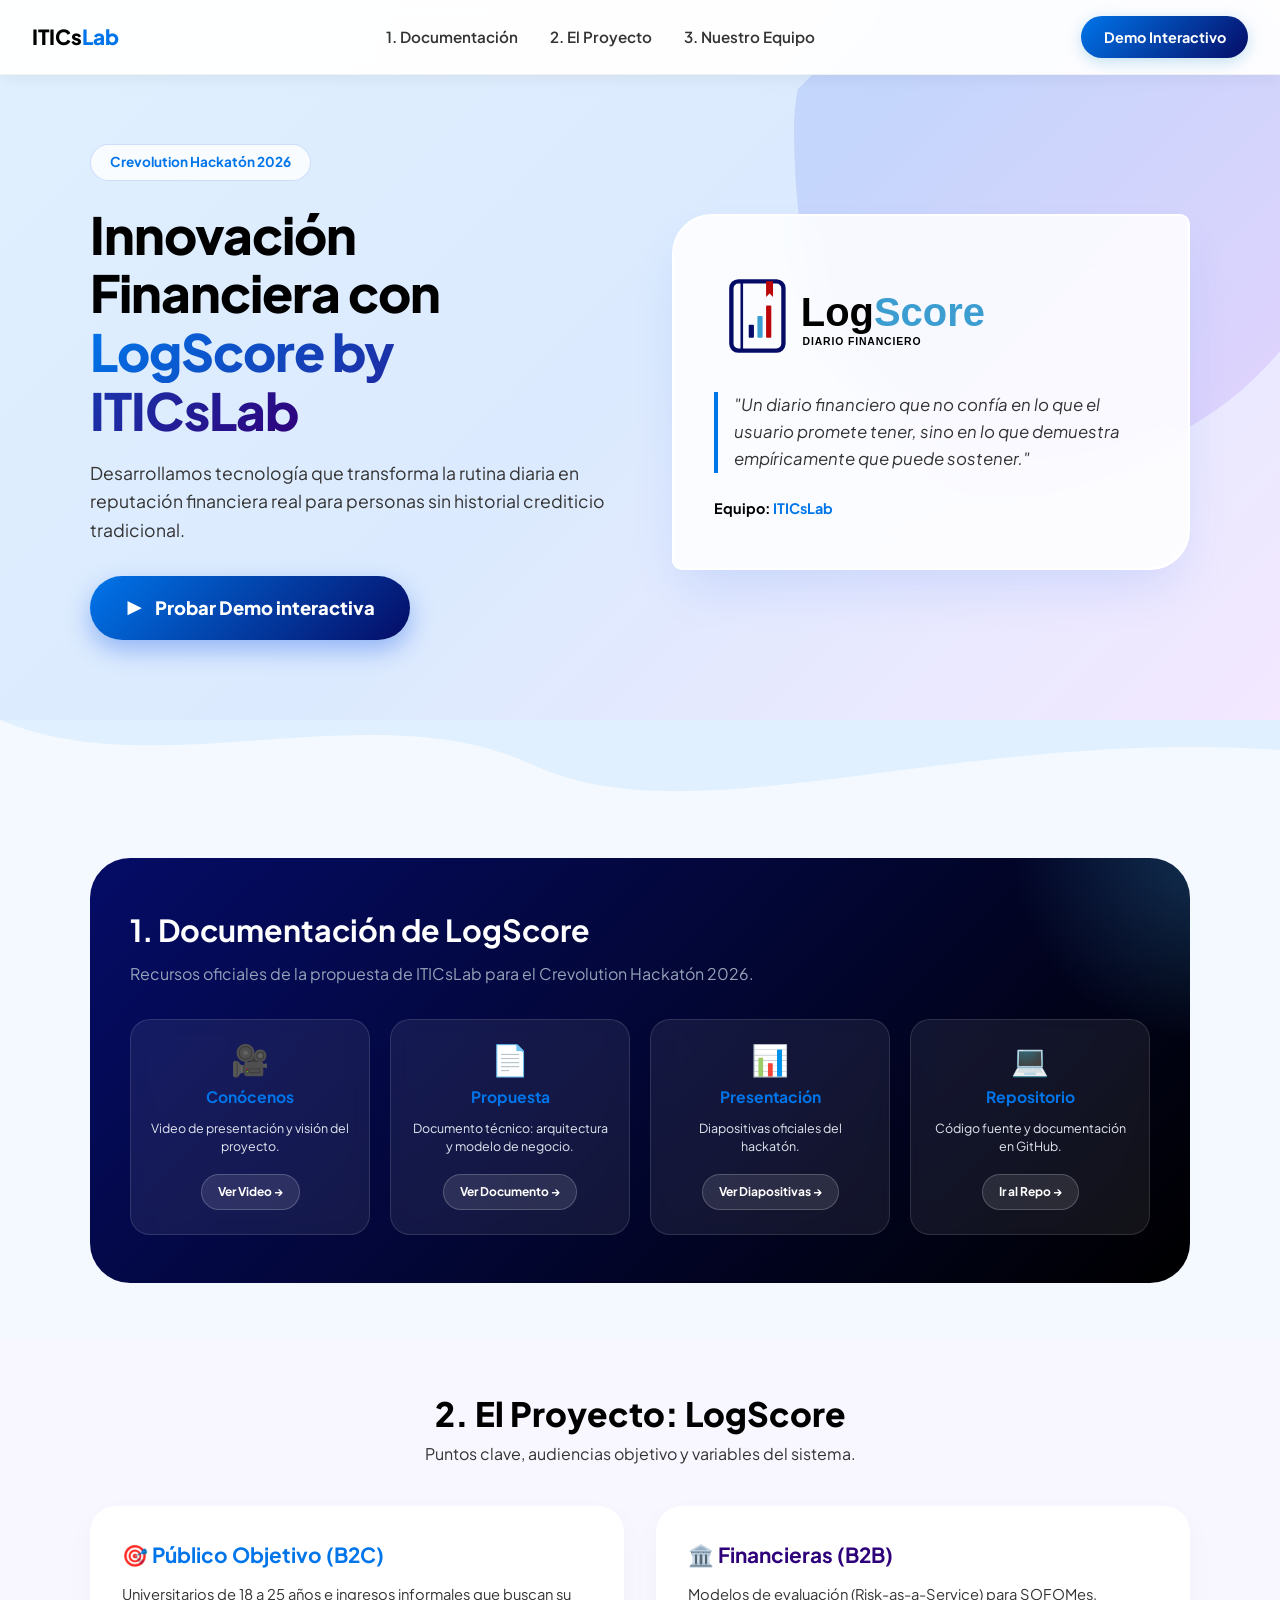
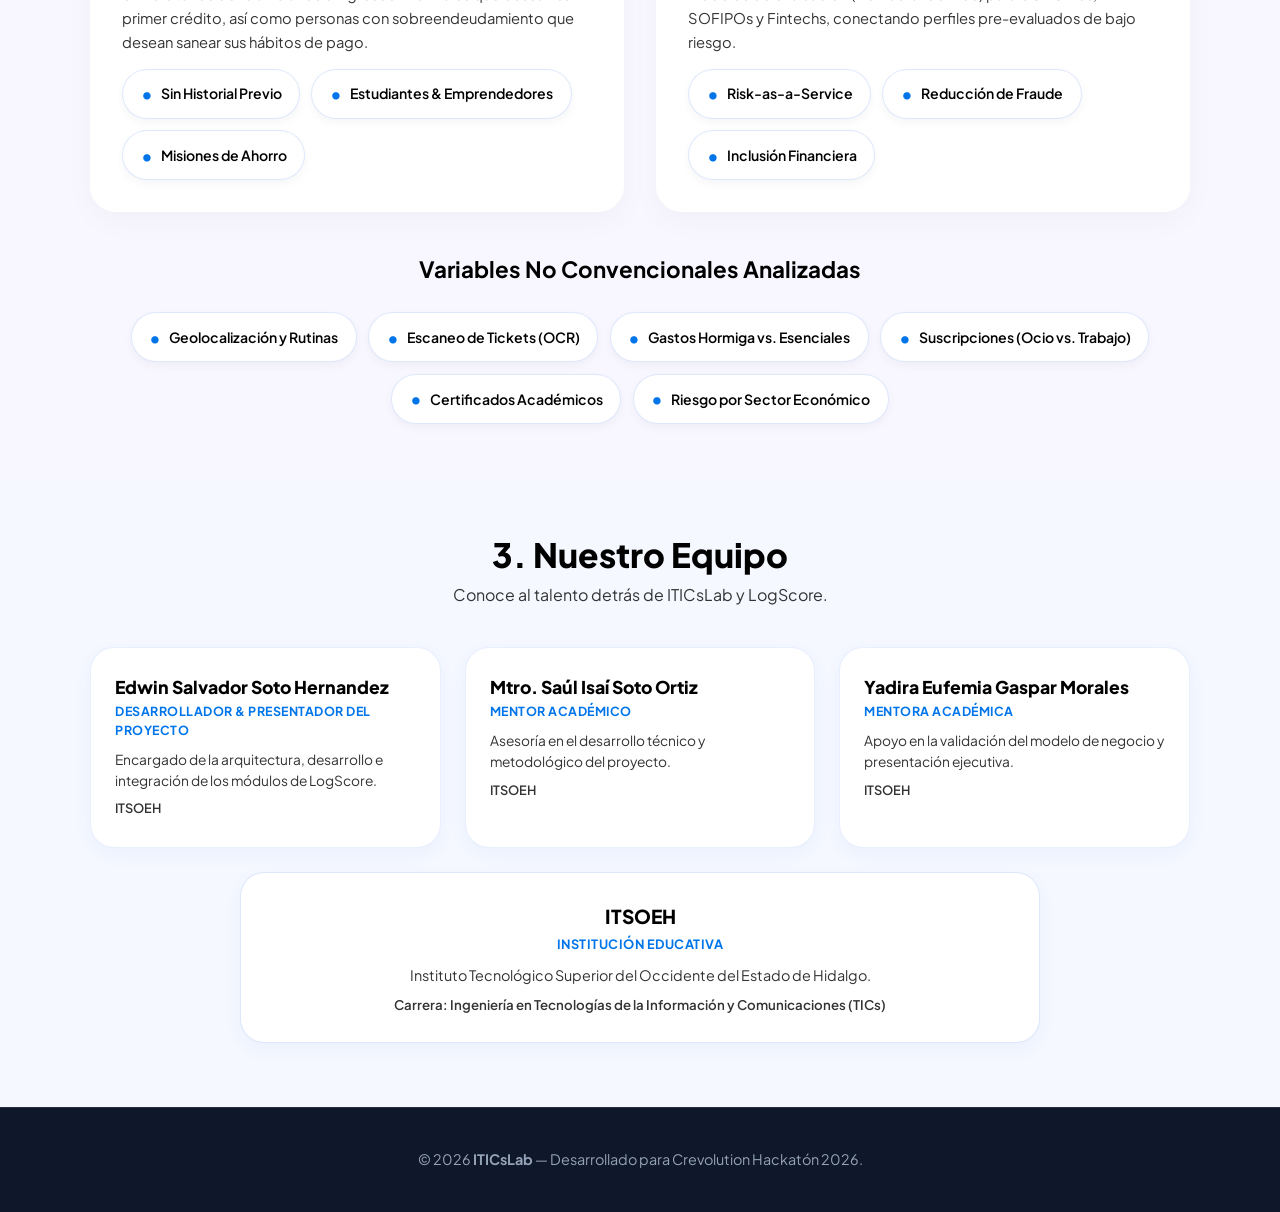
<file: index.html>
<!DOCTYPE html>
<html lang="es">

<head>
    <meta charset="UTF-8">
    <meta name="viewport" content="width=device-width, initial-scale=1.0">
    <title>ITICsLab — LogScore</title>
    <link href="https://fonts.googleapis.com/css2?family=Plus+Jakarta+Sans:wght@400;600;700;800&display=swap"
        rel="stylesheet">
    <link rel="icon" type="image/png" href="assets/icon.ico">
    <link rel="stylesheet" href="styles/global.css">
    <link rel="stylesheet" href="styles/home.css">
</head>

<body>

    <!-- MENÚ PRINCIPAL -->
    <header>
        <nav>
            <a href="#" class="logo">ITICs<span>Lab</span></a>
            <ul class="nav-links">
                <li><a href="#docs">1. Documentación</a></li>
                <li><a href="#proyecto">2. El Proyecto</a></li>
                <li><a href="#equipo">3. Nuestro Equipo</a></li>
            </ul>
            <a href="interactive-demo-viewer.html" class="btn-nav">Demo Interactivo</a>
        </nav>
    </header>

    <!-- HERO SECTION -->
    <section class="hero" id="demo">
        <div class="hero-shape-bg"></div>
        <div class="hero-container">
            <div class="hero-text">
                <span class="badge-pill">Crevolution Hackatón 2026</span>
                <h1>Innovación Financiera con <span>LogScore by ITICsLab</span></h1>
                <p>Desarrollamos tecnología que transforma la rutina diaria en reputación financiera real para personas
                    sin historial crediticio tradicional.</p>

                <!-- BOTÓN GRANDE SOLICITADO -->
                <a href="interactive-demo-viewer.html" class="btn-demo-hero">
                    <span>▶</span> Probar Demo interactiva
                </a>
            </div>

            <!-- TARJETA CON RECORTES Y LOGO DE LOGSCORE -->
            <div class="blob-card">
                <div class="blob-card-header">
                    <img src="assets/logo.svg" alt="">
                </div>
                <blockquote>
                    "Un diario financiero que no confía en lo que el usuario promete tener, sino en lo que demuestra
                    empíricamente que puede sostener."
                </blockquote>
                <div style="font-size:0.9rem; font-weight:700;">
                    Equipo: <span style="color:var(--primary);">ITICsLab</span>
                </div>
            </div>
        </div>
    </section>

    <!-- DIVISOR WAVE: Hero (#e0f0fe) → Docs (#f4f9ff) -->
    <div class="wave-divider" style="background:#e0f0fe;">
        <svg viewBox="0 0 1200 120" preserveAspectRatio="none">
            <path d="M0,0 C150,90 350,-40 500,60 C650,160 900,10 1200,40 L1200,120 L0,120 Z" fill="#f4f9ff"></path>
        </svg>
    </div>

    <!-- 1. DOCUMENTACIÓN DE LogScore - 4 TARJETAS EN FILA -->
    <section id="docs" class="docs-section">
        <div class="container">
            <div class="docs-banner">
                <h2 style="font-size: 1.9rem; margin-bottom: 0.4rem;">1. Documentación de LogScore</h2>
                <p style="color: #94a3b8;">Recursos oficiales de la propuesta de ITICsLab para el Crevolution Hackatón
                    2026.</p>

                <div class="docs-grid-new">
                    <!-- Tarjeta 1: Video Conócenos -->
                    <div class="doc-card-new">
                        <div class="icon">🎥</div>
                        <h4>Conócenos</h4>
                        <p>Video de presentación y visión del proyecto.</p>
                        <a href="https://www.youtube.com/live/6nyiLwqjQJA?si=vN8nbJ7tMarTPcl2" target="_blank"
                            class="doc-btn">Ver Video
                            →</a>
                    </div>

                    <!-- Tarjeta 2: Desarrollo de la Propuesta -->
                    <div class="doc-card-new">
                        <div class="icon">📄</div>
                        <h4>Propuesta</h4>
                        <p>Documento técnico: arquitectura y modelo de negocio.</p>
                        <a href="assets/pdf/LogScore_Propuesta_Crevolution.pdf" target="_blank" class="doc-btn">Ver
                            Documento →</a>
                    </div>

                    <!-- Tarjeta 3: Presentación -->
                    <div class="doc-card-new">
                        <div class="icon">📊</div>
                        <h4>Presentación</h4>
                        <p>Diapositivas oficiales del hackatón.</p>
                        <a href="assets/pdf/LogScore_Presentation_Crevolution.pdf" target="_blank" class="doc-btn">Ver
                            Diapositivas →</a>
                    </div>

                    <!-- Tarjeta 4: Repositorio Git -->
                    <div class="doc-card-new">
                        <div class="icon">💻</div>
                        <h4>Repositorio</h4>
                        <p>Código fuente y documentación en GitHub.</p>
                        <a href="https://github.com/EdwinSotoHz/LogScore-Mockup.git" class="doc-btn">Ir al Repo →</a>
                    </div>
                </div>
            </div>
        </div>
    </section>

    <!-- 2. EL PROYECTO: LogScore - TEXTO REDUCIDO -->
    <section id="proyecto" class="details-section">
        <div class="container">
            <div class="section-header">
                <h2>2. El Proyecto: LogScore</h2>
                <p>Puntos clave, audiencias objetivo y variables del sistema.</p>
            </div>

            <div style="display: grid; grid-template-columns: 1fr 1fr; gap: 2rem; margin-bottom: 2.5rem;">
                <!-- Target B2C -->
                <div
                    style="background:#fff; padding:2rem; border-radius:26px; box-shadow:0 10px 30px rgba(0,0,0,0.03);">
                    <h3 style="color:var(--primary); margin-bottom:0.75rem; font-size:1.3rem;">🎯 Público Objetivo (B2C)
                    </h3>
                    <p style="font-size:0.92rem; color:var(--text-muted); margin-bottom:0.9rem;">
                        Universitarios de 18 a 25 años e ingresos informales que buscan su primer crédito, así como
                        personas con sobreendeudamiento que desean sanear sus hábitos de pago.
                    </p>
                    <div class="pill-list">
                        <span class="pill-item">Sin Historial Previo</span>
                        <span class="pill-item">Estudiantes & Emprendedores</span>
                        <span class="pill-item">Misiones de Ahorro</span>
                    </div>
                </div>

                <!-- Target B2B -->
                <div
                    style="background:#fff; padding:2rem; border-radius:26px; box-shadow:0 10px 30px rgba(0,0,0,0.03);">
                    <h3 style="color:var(--secondary); margin-bottom:0.75rem; font-size:1.3rem;">🏛️ Financieras (B2B)
                    </h3>
                    <p style="font-size:0.92rem; color:var(--text-muted); margin-bottom:0.9rem;">
                        Modelos de evaluación (Risk-as-a-Service) para SOFOMes, SOFIPOs y Fintechs, conectando perfiles
                        pre-evaluados de bajo riesgo.
                    </p>
                    <div class="pill-list">
                        <span class="pill-item">Risk-as-a-Service</span>
                        <span class="pill-item">Reducción de Fraude</span>
                        <span class="pill-item">Inclusión Financiera</span>
                    </div>
                </div>
            </div>

            <!-- Variables analizadas -->
            <div>
                <h3 style="text-align:center; margin-bottom:1.5rem; font-size:1.4rem;">Variables No Convencionales
                    Analizadas</h3>
                <div class="pill-list" style="justify-content:center;">
                    <span class="pill-item">Geolocalización y Rutinas</span>
                    <span class="pill-item">Escaneo de Tickets (OCR)</span>
                    <span class="pill-item">Gastos Hormiga vs. Esenciales</span>
                    <span class="pill-item">Suscripciones (Ocio vs. Trabajo)</span>
                    <span class="pill-item">Certificados Académicos</span>
                    <span class="pill-item">Riesgo por Sector Económico</span>
                </div>
            </div>
        </div>
    </section>


    <!-- 3. NUESTRO EQUIPO - SIN CÍRCULOS NI EMOJIS -->
    <section id="equipo" class="team-section">
        <div class="container">
            <div class="section-header">
                <h2>3. Nuestro Equipo</h2>
                <p>Conoce al talento detrás de ITICsLab y LogScore.</p>
            </div>

            <!-- 3 tarjetas de integrantes alineadas -->
            <div class="team-grid">
                <!-- Tarjeta 1: Desarrollador -->
                <div class="organic-card">
                    <h3>Edwin Salvador Soto Hernandez</h3>
                    <p class="role">Desarrollador & Presentador del Proyecto</p>
                    <p>Encargado de la arquitectura, desarrollo e integración de los módulos de LogScore.</p>
                    <p class="institution-detail">ITSOEH</p>
                </div>

                <!-- Tarjeta 2: Mentor -->
                <div class="organic-card">
                    <h3>Mtro. Saúl Isaí Soto Ortiz</h3>
                    <p class="role">Mentor Académico</p>
                    <p>Asesoría en el desarrollo técnico y metodológico del proyecto.</p>
                    <p class="institution-detail">ITSOEH</p>
                </div>

                <!-- Tarjeta 3: Mentora -->
                <div class="organic-card">
                    <h3>Yadira Eufemia Gaspar Morales</h3>
                    <p class="role">Mentora Académica</p>
                    <p>Apoyo en la validación del modelo de negocio y presentación ejecutiva.</p>
                    <p class="institution-detail">ITSOEH</p>
                </div>
            </div>

            <!-- Tarjeta institución ancha y centrada -->
            <div class="team-grid-institution">
                <div class="institution-card">
                    <h3>ITSOEH</h3>
                    <p class="role">Institución Educativa</p>
                    <p>Instituto Tecnológico Superior del Occidente del Estado de Hidalgo.</p>
                    <p class="institution-detail">Carrera: Ingeniería en Tecnologías de la Información y Comunicaciones
                        (TICs)</p>
                </div>
            </div>
        </div>
    </section>

    <!-- FOOTER -->
    <footer>
        <div class="container">
            <p>&copy; 2026 <strong>ITICsLab</strong> — Desarrollado para Crevolution Hackatón 2026.</p>
        </div>
    </footer>

</body>

</html>
</file>
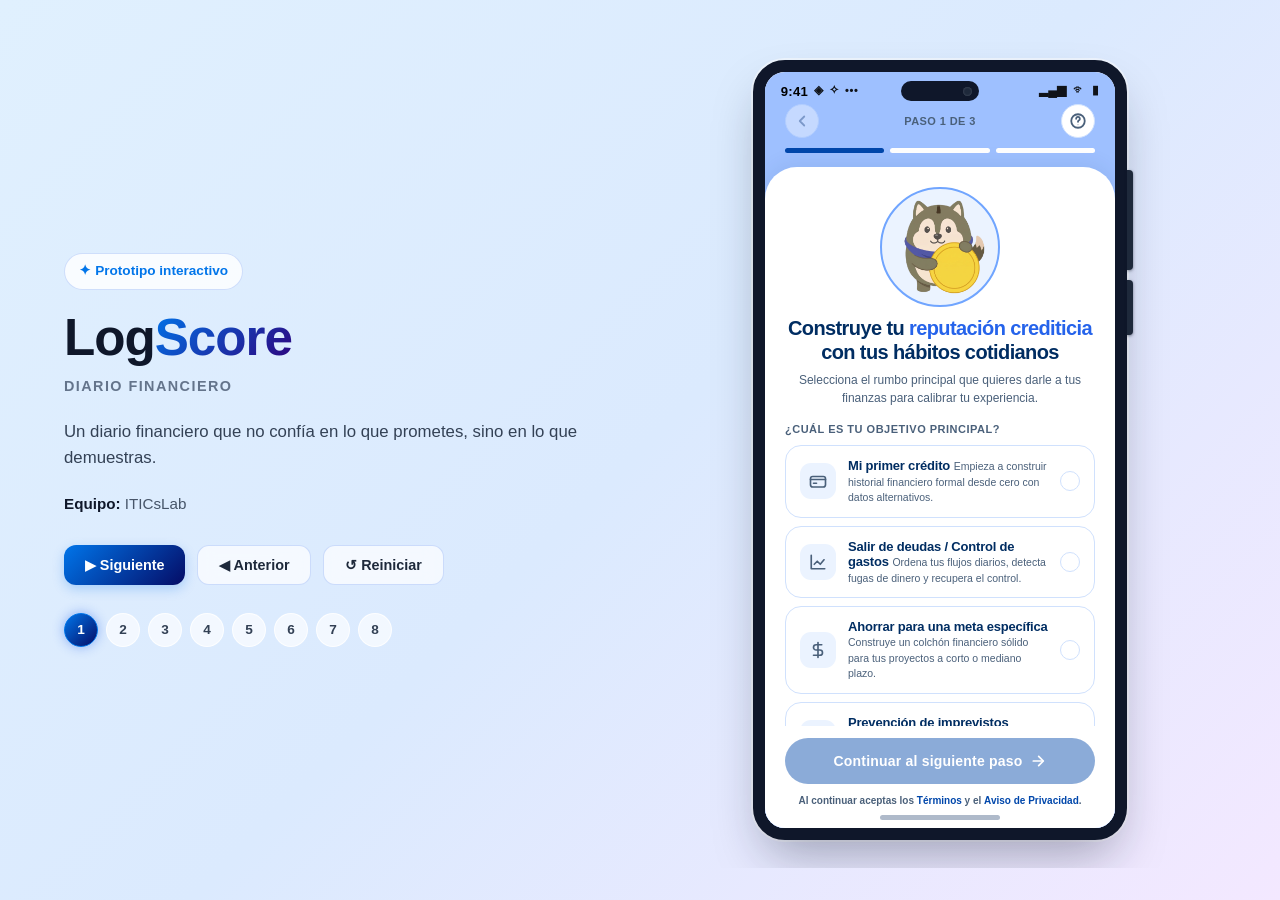
<file: interactive-demo-viewer.html>
<!DOCTYPE html>
<html lang="es">

<head>
    <meta charset="UTF-8">
    <meta name="viewport" content="width=device-width, initial-scale=1.0">
    <title>LogScore — Demo Interactivo</title>
    <link rel="icon" type="image/png" href="assets/icon.ico">
    <link rel="stylesheet" href="styles/global.css">
    <link rel="stylesheet" href="styles/movile-viewer.css">
</head>

<body>
    <section class="hero">
        <!-- Info del producto -->
        <div class="info">
            <span class="badge">✦ Prototipo interactivo</span>
            <div>
                <h1>Log<span>Score</span></h1>
                <div class="subtitle">Diario Financiero</div>
            </div>

            <p>Un diario financiero que no confía en lo que prometes, sino en lo que demuestras.</p>

            <div class="team-tag">
                <strong>Equipo:</strong> ITICsLab
            </div>

            <div class="controls">
                <button class="btn btn-primary" onclick="loadScreen(currentScreen + 1)">
                    ▶ Siguiente
                </button>
                <button class="btn btn-ghost" onclick="loadScreen(currentScreen - 1)">
                    ◀ Anterior
                </button>
                <button class="btn btn-ghost" onclick="resetDemo()">
                    ↺ Reiniciar
                </button>
            </div>

            <div class="screen-selector" id="screenSelector">
                <!-- generados por JS -->
            </div>
        </div>

        <!-- Recuadro blanco (antes marco del teléfono) -->
        <div class="screen-wrapper">
            <div class="phone-body">
                <span class="phone-btn phone-btn-power"></span>
                <span class="phone-btn phone-btn-volume"></span>
                <div class="screen-frame">
                    <!-- Barra de estado + notch de cámaras -->
                    <div class="status-bar">
                        <div class="status-left">
                            <span class="status-time">9:41</span>
                            <span class="status-icon">◈</span>
                            <span class="status-icon">✧</span>
                            <span class="status-dots">•••</span>
                        </div>
                        <div class="camera-notch">
                            <span class="camera-dot"></span>
                        </div>
                        <div class="status-icons">
                            <span class="status-signal">▂▄▆</span>
                            <span class="status-wifi">ᯤ</span>
                            <span class="status-battery">▮</span>
                        </div>
                    </div>
                    <iframe id="appScreen" src="mobile-app-mockup/page1.html" scrolling="no" loading="lazy"></iframe>
                    <!-- Barra de gestos inferior -->
                    <div class="gesture-bar"></div>
                </div>
            </div>
        </div>
    </section>

    <script src="scripts/viewer.js"></script>

</body>

</html>
</file>
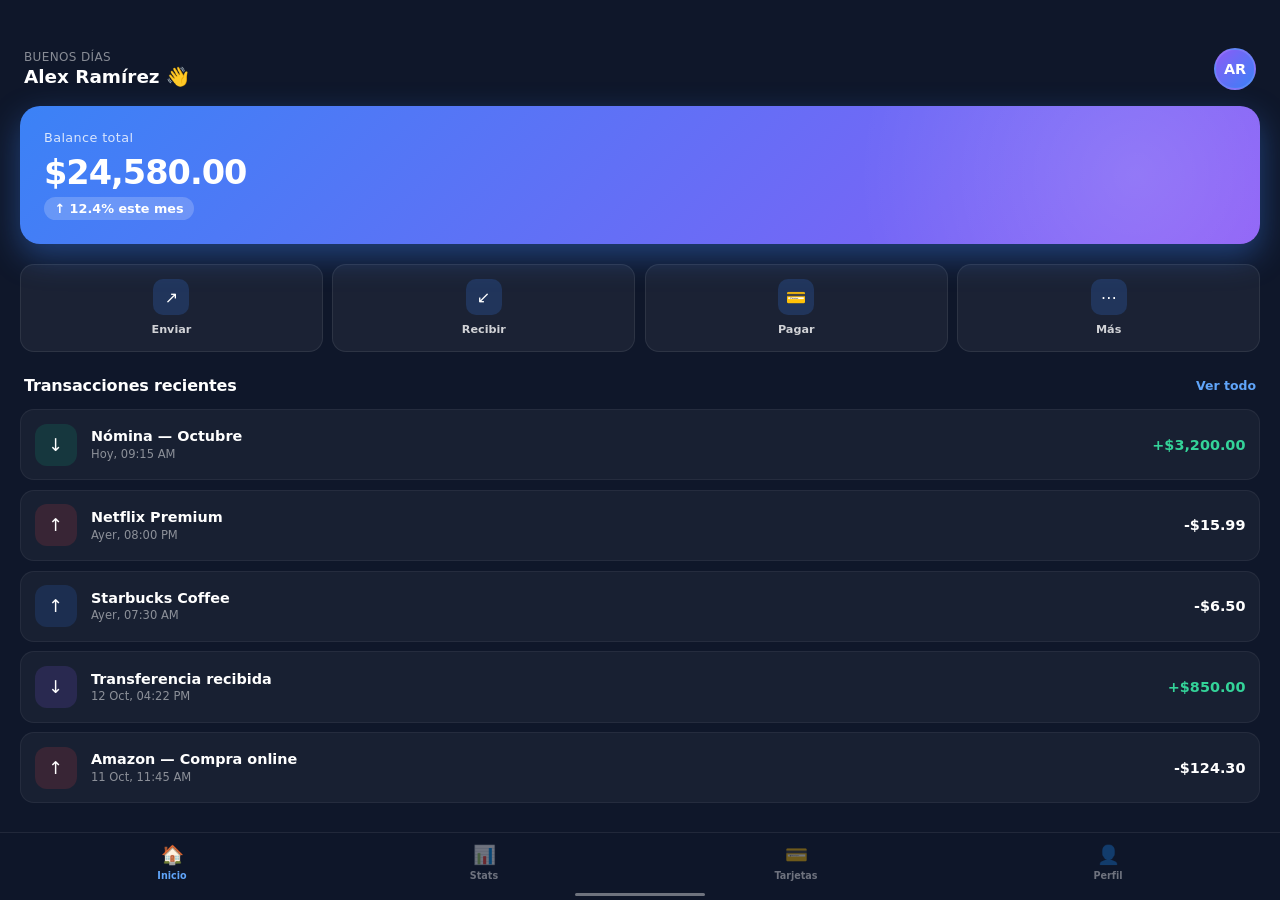
<file: mobile-app-mockup/ex2.html>
<!DOCTYPE html>
<html lang="es">

<head>
    <meta charset="UTF-8">
    <meta name="viewport" content="width=device-width, initial-scale=1.0">
    <title>Dashboard</title>
    <style>
        * {
            margin: 0;
            padding: 0;
            box-sizing: border-box;
        }

        html,
        body {
            height: 100%;
            font-family: 'Inter', system-ui, sans-serif;
            background: #0f172a;
            color: #fff;
            overflow: hidden;
        }

        .screen {
            height: 100%;
            display: flex;
            flex-direction: column;
            position: relative;
            overflow-y: auto;
            scrollbar-width: none;
        }

        .screen::-webkit-scrollbar {
            display: none;
        }

        /* Header */
        .header {
            padding: 3rem 1.5rem 1rem;
            display: flex;
            justify-content: space-between;
            align-items: center;
        }

        .greeting {
            display: flex;
            flex-direction: column;
            gap: 0.15rem;
        }

        .greeting span {
            font-size: 0.75rem;
            color: rgba(255, 255, 255, 0.5);
            letter-spacing: 0.03em;
            text-transform: uppercase;
        }

        .greeting strong {
            font-size: 1.15rem;
            font-weight: 700;
        }

        .avatar {
            width: 42px;
            height: 42px;
            border-radius: 50%;
            background: linear-gradient(135deg, #8b5cf6, #3b82f6);
            display: grid;
            place-items: center;
            font-weight: 700;
            font-size: 0.9rem;
            border: 2px solid rgba(255, 255, 255, 0.1);
        }

        /* Balance card */
        .balance-card {
            margin: 0 1.25rem 1.25rem;
            padding: 1.5rem;
            background: linear-gradient(135deg, #3b82f6 0%, #8b5cf6 100%);
            border-radius: 20px;
            box-shadow: 0 12px 32px rgba(59, 130, 246, 0.4);
            position: relative;
            overflow: hidden;
        }

        .balance-card::before {
            content: '';
            position: absolute;
            top: -50%;
            right: -20%;
            width: 60%;
            height: 200%;
            background: radial-gradient(circle, rgba(255, 255, 255, 0.15) 0%, transparent 70%);
            pointer-events: none;
        }

        .balance-label {
            font-size: 0.8rem;
            color: rgba(255, 255, 255, 0.8);
            margin-bottom: 0.5rem;
            letter-spacing: 0.03em;
        }

        .balance-amount {
            font-size: 2.1rem;
            font-weight: 800;
            letter-spacing: -0.03em;
            margin-bottom: 0.3rem;
        }

        .balance-change {
            display: inline-flex;
            align-items: center;
            gap: 0.35rem;
            font-size: 0.8rem;
            font-weight: 600;
            background: rgba(255, 255, 255, 0.2);
            padding: 0.25rem 0.65rem;
            border-radius: 999px;
            backdrop-filter: blur(10px);
        }

        /* Quick actions */
        .actions {
            display: flex;
            justify-content: space-between;
            gap: 0.6rem;
            padding: 0 1.25rem 1.5rem;
        }

        .action {
            flex: 1;
            display: flex;
            flex-direction: column;
            align-items: center;
            gap: 0.5rem;
            padding: 0.9rem 0.3rem;
            background: rgba(255, 255, 255, 0.05);
            border: 1px solid rgba(255, 255, 255, 0.08);
            border-radius: 14px;
            cursor: pointer;
            transition: all 0.2s;
            font-family: inherit;
            color: #fff;
        }

        .action:hover {
            background: rgba(59, 130, 246, 0.15);
            border-color: rgba(59, 130, 246, 0.3);
            transform: translateY(-2px);
        }

        .action-icon {
            width: 36px;
            height: 36px;
            border-radius: 10px;
            background: rgba(59, 130, 246, 0.2);
            display: grid;
            place-items: center;
            font-size: 1rem;
        }

        .action span {
            font-size: 0.7rem;
            font-weight: 600;
            color: rgba(255, 255, 255, 0.8);
        }

        /* Section */
        .section-header {
            display: flex;
            justify-content: space-between;
            align-items: center;
            padding: 0 1.5rem 0.9rem;
        }

        .section-title {
            font-size: 1rem;
            font-weight: 700;
            letter-spacing: -0.01em;
        }

        .section-link {
            font-size: 0.78rem;
            color: #60a5fa;
            text-decoration: none;
            font-weight: 600;
        }

        /* Transactions */
        .txn-list {
            padding: 0 1.25rem 6rem;
            display: flex;
            flex-direction: column;
            gap: 0.6rem;
        }

        .txn {
            display: flex;
            align-items: center;
            gap: 0.9rem;
            padding: 0.85rem;
            background: rgba(255, 255, 255, 0.04);
            border: 1px solid rgba(255, 255, 255, 0.06);
            border-radius: 14px;
            transition: all 0.2s;
        }

        .txn:hover {
            background: rgba(255, 255, 255, 0.08);
        }

        .txn-icon {
            width: 42px;
            height: 42px;
            border-radius: 12px;
            display: grid;
            place-items: center;
            font-size: 1.1rem;
            flex-shrink: 0;
        }

        .txn-icon.green {
            background: rgba(16, 185, 129, 0.15);
        }

        .txn-icon.red {
            background: rgba(239, 68, 68, 0.15);
        }

        .txn-icon.blue {
            background: rgba(59, 130, 246, 0.15);
        }

        .txn-icon.purple {
            background: rgba(139, 92, 246, 0.15);
        }

        .txn-info {
            flex: 1;
            min-width: 0;
        }

        .txn-name {
            font-size: 0.9rem;
            font-weight: 600;
            margin-bottom: 0.15rem;
            white-space: nowrap;
            overflow: hidden;
            text-overflow: ellipsis;
        }

        .txn-date {
            font-size: 0.72rem;
            color: rgba(255, 255, 255, 0.5);
        }

        .txn-amount {
            font-size: 0.9rem;
            font-weight: 700;
            white-space: nowrap;
        }

        .txn-amount.positive {
            color: #34d399;
        }

        /* Bottom nav */
        .bottom-nav {
            position: absolute;
            bottom: 0;
            left: 0;
            right: 0;
            height: 68px;
            background: rgba(15, 23, 42, 0.95);
            backdrop-filter: blur(20px);
            border-top: 1px solid rgba(255, 255, 255, 0.08);
            display: flex;
            justify-content: space-around;
            align-items: center;
            padding: 0 1rem 0.5rem;
        }

        .nav-item {
            flex: 1;
            display: flex;
            flex-direction: column;
            align-items: center;
            gap: 0.2rem;
            background: none;
            border: none;
            color: rgba(255, 255, 255, 0.4);
            font-size: 1.15rem;
            cursor: pointer;
            transition: color 0.2s;
            font-family: inherit;
            padding: 0.5rem 0;
        }

        .nav-item.active {
            color: #60a5fa;
        }

        .nav-item span {
            font-size: 0.6rem;
            font-weight: 600;
        }

        .home-indicator {
            position: absolute;
            bottom: 4px;
            left: 50%;
            transform: translateX(-50%);
            width: 130px;
            height: 3px;
            background: rgba(255, 255, 255, 0.4);
            border-radius: 999px;
            z-index: 100;
        }
    </style>
</head>

<body>
    <div class="screen">
        <!-- Header -->
        <div class="header">
            <div class="greeting">
                <span>Buenos días</span>
                <strong>Alex Ramírez 👋</strong>
            </div>
            <div class="avatar">AR</div>
        </div>

        <!-- Balance -->
        <div class="balance-card">
            <div class="balance-label">Balance total</div>
            <div class="balance-amount">$24,580.00</div>
            <div class="balance-change">↑ 12.4% este mes</div>
        </div>

        <!-- Acciones rápidas -->
        <div class="actions">
            <button class="action">
                <div class="action-icon">↗</div>
                <span>Enviar</span>
            </button>
            <button class="action">
                <div class="action-icon">↙</div>
                <span>Recibir</span>
            </button>
            <button class="action">
                <div class="action-icon">💳</div>
                <span>Pagar</span>
            </button>
            <button class="action">
                <div class="action-icon">⋯</div>
                <span>Más</span>
            </button>
        </div>

        <!-- Transacciones -->
        <div class="section-header">
            <h2 class="section-title">Transacciones recientes</h2>
            <a href="#" class="section-link">Ver todo</a>
        </div>

        <div class="txn-list">
            <div class="txn">
                <div class="txn-icon green">↓</div>
                <div class="txn-info">
                    <div class="txn-name">Nómina — Octubre</div>
                    <div class="txn-date">Hoy, 09:15 AM</div>
                </div>
                <div class="txn-amount positive">+$3,200.00</div>
            </div>

            <div class="txn">
                <div class="txn-icon red">↑</div>
                <div class="txn-info">
                    <div class="txn-name">Netflix Premium</div>
                    <div class="txn-date">Ayer, 08:00 PM</div>
                </div>
                <div class="txn-amount">-$15.99</div>
            </div>

            <div class="txn">
                <div class="txn-icon blue">↑</div>
                <div class="txn-info">
                    <div class="txn-name">Starbucks Coffee</div>
                    <div class="txn-date">Ayer, 07:30 AM</div>
                </div>
                <div class="txn-amount">-$6.50</div>
            </div>

            <div class="txn">
                <div class="txn-icon purple">↓</div>
                <div class="txn-info">
                    <div class="txn-name">Transferencia recibida</div>
                    <div class="txn-date">12 Oct, 04:22 PM</div>
                </div>
                <div class="txn-amount positive">+$850.00</div>
            </div>

            <div class="txn">
                <div class="txn-icon red">↑</div>
                <div class="txn-info">
                    <div class="txn-name">Amazon — Compra online</div>
                    <div class="txn-date">11 Oct, 11:45 AM</div>
                </div>
                <div class="txn-amount">-$124.30</div>
            </div>
        </div>

        <!-- Bottom nav -->
        <nav class="bottom-nav">
            <button class="nav-item active">
                <span style="font-size:1.15rem;">🏠</span>
                <span>Inicio</span>
            </button>
            <button class="nav-item">
                <span style="font-size:1.15rem;">📊</span>
                <span>Stats</span>
            </button>
            <button class="nav-item">
                <span style="font-size:1.15rem;">💳</span>
                <span>Tarjetas</span>
            </button>
            <button class="nav-item">
                <span style="font-size:1.15rem;">👤</span>
                <span>Perfil</span>
            </button>
        </nav>

        <div class="home-indicator"></div>
    </div>

    <script>
        // Marcar navegación activa (interacción simple)
        document.querySelectorAll('.nav-item').forEach(item => {
            item.addEventListener('click', () => {
                document.querySelectorAll('.nav-item').forEach(i => i.classList.remove('active'));
                item.classList.add('active');
            });
        });
    </script>
</body>

</html>
</file>
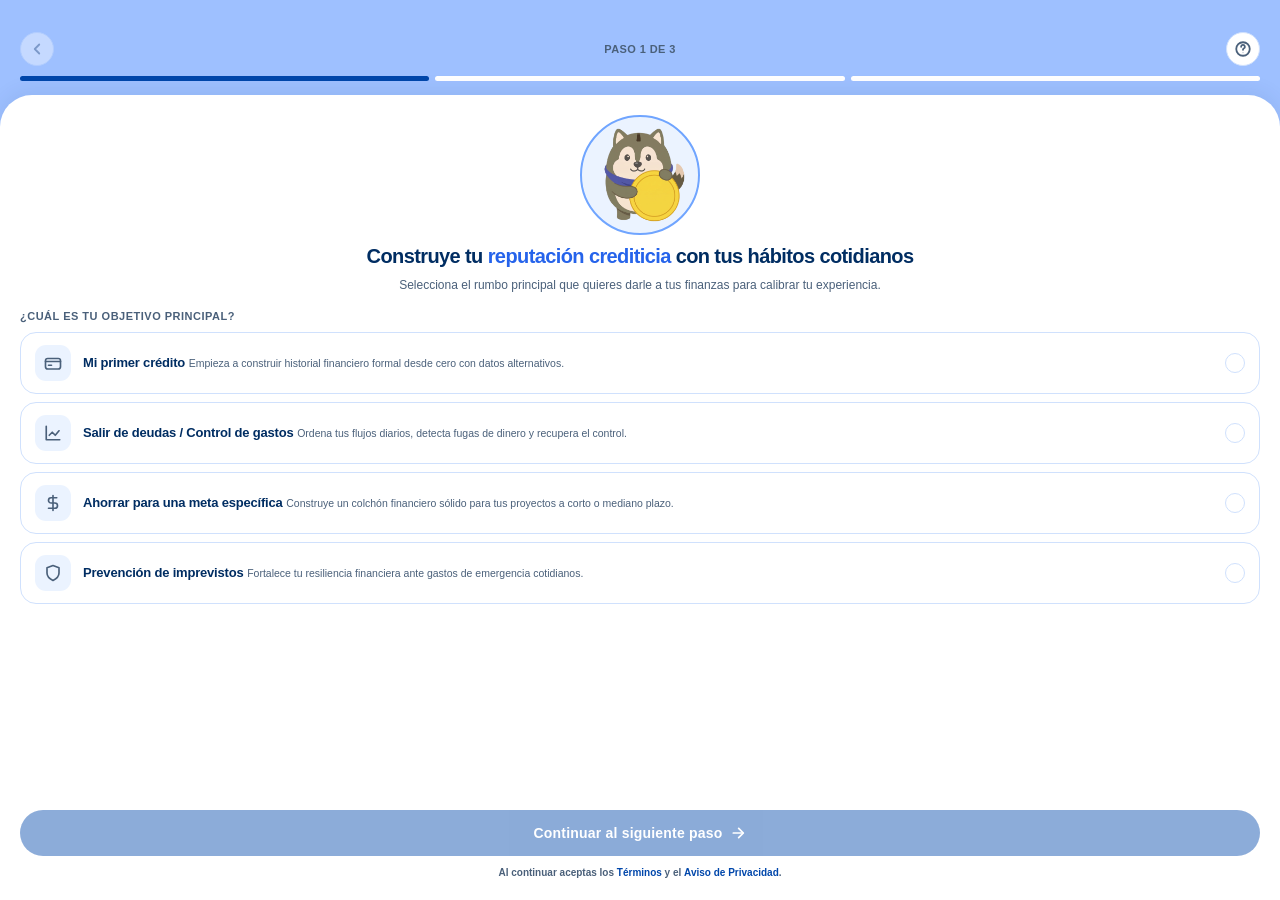
<file: mobile-app-mockup/page1.html>
<!DOCTYPE html>
<html lang="es">

<head>
    <meta charset="UTF-8">
    <meta name="viewport" content="width=device-width, initial-scale=1.0">
    <title>LogScore — Onboarding Paso 1</title>
    <link rel="stylesheet" href="pages-styles/onboarding.css">
    <link rel="stylesheet" href="pages-styles/page1.css">
</head>

<body data-screen="1">
    <div class="screen">

        <!-- Top bar -->
        <div class="top-bar">
            <button class="icon-btn" aria-label="Atrás" id="backBtn" disabled>
                <svg viewBox="0 0 24 24" width="18" height="18" fill="none" stroke="currentColor" stroke-width="2.4"
                    stroke-linecap="round" stroke-linejoin="round">
                    <path d="M15 18l-6-6 6-6" />
                </svg>
            </button>
            <span class="step">Paso 1 de 3</span>
            <div class="help-container" id="helpContainer">
                <button class="icon-btn" aria-label="Ayuda" id="helpBtn">
                    <svg viewBox="0 0 24 24" width="18" height="18" fill="none" stroke="currentColor" stroke-width="2.4"
                        stroke-linecap="round" stroke-linejoin="round">
                        <circle cx="12" cy="12" r="9" />
                        <path d="M9.5 9a2.5 2.5 0 1 1 3.5 2.3c-.8.4-1 .9-1 1.7" />
                        <circle cx="12" cy="17" r=".6" fill="currentColor" stroke="none" />
                    </svg>
                </button>
                <div class="tooltip-box">
                    Personalizamos tu experiencia para calibrar el análisis de tus hábitos y ofrecerte recomendaciones
                    financieras adaptadas a ti.
                </div>
            </div>
        </div>

        <!-- Progress -->
        <div class="steps">
            <div class="step-seg active"></div>
            <div class="step-seg"></div>
            <div class="step-seg"></div>
        </div>

        <!-- Contenido -->
        <div class="content">
            <div class="mascot-wrap">
                <div class="mascot">
                    <img src="../assets/LOG_Logros_Oganizacion_Garantia/alvo_coin1.png" alt="Mascota ALVO">
                </div>
            </div>

            <h1 class="hero-title">
                Construye tu <em>reputación crediticia</em> con tus hábitos cotidianos
            </h1>
            <p class="hero-sub">
                Selecciona el rumbo principal que quieres darle a tus finanzas para calibrar tu experiencia.
            </p>

            <div class="section-head">
                <h4>¿Cuál es tu objetivo principal?</h4>
            </div>

            <div class="chips" id="goalChips" role="radiogroup" aria-label="Objetivo principal">

                <button class="chip select-card" data-goal="first" role="radio" aria-checked="false">
                    <span class="chip-icon select-icon">
                        <svg viewBox="0 0 24 24" fill="none" stroke="currentColor" stroke-width="2.2"
                            stroke-linecap="round" stroke-linejoin="round">
                            <rect x="2" y="6" width="20" height="14" rx="3" />
                            <path d="M2 10h20" />
                            <path d="M6 15h4" />
                        </svg>
                    </span>
                    <span class="chip-body select-body">
                        <span class="chip-title select-title">Mi primer crédito</span>
                        <span class="chip-desc select-desc">Empieza a construir historial financiero formal desde cero
                            con datos alternativos.</span>
                    </span>
                    <span class="chip-check select-check">
                        <svg viewBox="0 0 24 24" fill="none" stroke="currentColor" stroke-width="3.5"
                            stroke-linecap="round" stroke-linejoin="round">
                            <path d="M5 12l5 5L20 7" />
                        </svg>
                    </span>
                </button>

                <button class="chip select-card" data-goal="debt" role="radio" aria-checked="false">
                    <span class="chip-icon select-icon">
                        <svg viewBox="0 0 24 24" fill="none" stroke="currentColor" stroke-width="2.2"
                            stroke-linecap="round" stroke-linejoin="round">
                            <path d="M3 3v18h18" />
                            <path d="M7 15l4-4 4 4 5-6" />
                        </svg>
                    </span>
                    <span class="chip-body select-body">
                        <span class="chip-title select-title">Salir de deudas / Control de gastos</span>
                        <span class="chip-desc select-desc">Ordena tus flujos diarios, detecta fugas de dinero y
                            recupera el control.</span>
                    </span>
                    <span class="chip-check select-check">
                        <svg viewBox="0 0 24 24" fill="none" stroke="currentColor" stroke-width="3.5"
                            stroke-linecap="round" stroke-linejoin="round">
                            <path d="M5 12l5 5L20 7" />
                        </svg>
                    </span>
                </button>

                <button class="chip select-card" data-goal="save" role="radio" aria-checked="false">
                    <span class="chip-icon select-icon">
                        <svg viewBox="0 0 24 24" fill="none" stroke="currentColor" stroke-width="2.2"
                            stroke-linecap="round" stroke-linejoin="round">
                            <path d="M12 2v20M17 5H9.5a3.5 3.5 0 0 0 0 7h5a3.5 3.5 0 0 1 0 7H6" />
                        </svg>
                    </span>
                    <span class="chip-body select-body">
                        <span class="chip-title select-title">Ahorrar para una meta específica</span>
                        <span class="chip-desc select-desc">Construye un colchón financiero sólido para tus proyectos a
                            corto o mediano plazo.</span>
                    </span>
                    <span class="chip-check select-check">
                        <svg viewBox="0 0 24 24" fill="none" stroke="currentColor" stroke-width="3.5"
                            stroke-linecap="round" stroke-linejoin="round">
                            <path d="M5 12l5 5L20 7" />
                        </svg>
                    </span>
                </button>

                <button class="chip select-card" data-goal="prevention" role="radio" aria-checked="false">
                    <span class="chip-icon select-icon">
                        <svg viewBox="0 0 24 24" fill="none" stroke="currentColor" stroke-width="2.2"
                            stroke-linecap="round" stroke-linejoin="round">
                            <path d="M12 22s8-4 8-10V5l-8-3-8 3v7c0 6 8 10 8 10z" />
                        </svg>
                    </span>
                    <span class="chip-body select-body">
                        <span class="chip-title select-title">Prevención de imprevistos</span>
                        <span class="chip-desc select-desc">Fortalece tu resiliencia financiera ante gastos de
                            emergencia cotidianos.</span>
                    </span>
                    <span class="chip-check select-check">
                        <svg viewBox="0 0 24 24" fill="none" stroke="currentColor" stroke-width="3.5"
                            stroke-linecap="round" stroke-linejoin="round">
                            <path d="M5 12l5 5L20 7" />
                        </svg>
                    </span>
                </button>

            </div>
        </div>

        <!-- CTA fija -->
        <div class="footer-cta">
            <button class="btn-primary" id="startBtn" disabled>
                Continuar al siguiente paso
                <svg viewBox="0 0 24 24" width="16" height="16" fill="none" stroke="currentColor" stroke-width="2.6"
                    stroke-linecap="round" stroke-linejoin="round">
                    <path d="M5 12h14" />
                    <path d="M13 5l7 7-7 7" />
                </svg>
            </button>
            <p class="cta-sub">
                Al continuar aceptas los <a href="#">Términos</a> y el <a href="#">Aviso de Privacidad</a>.
            </p>
        </div>

    </div>

    <script src="pages-scripts/onboarding.js"></script>
    <script src="pages-scripts/page1.js"></script>
</body>

</html>
</file>
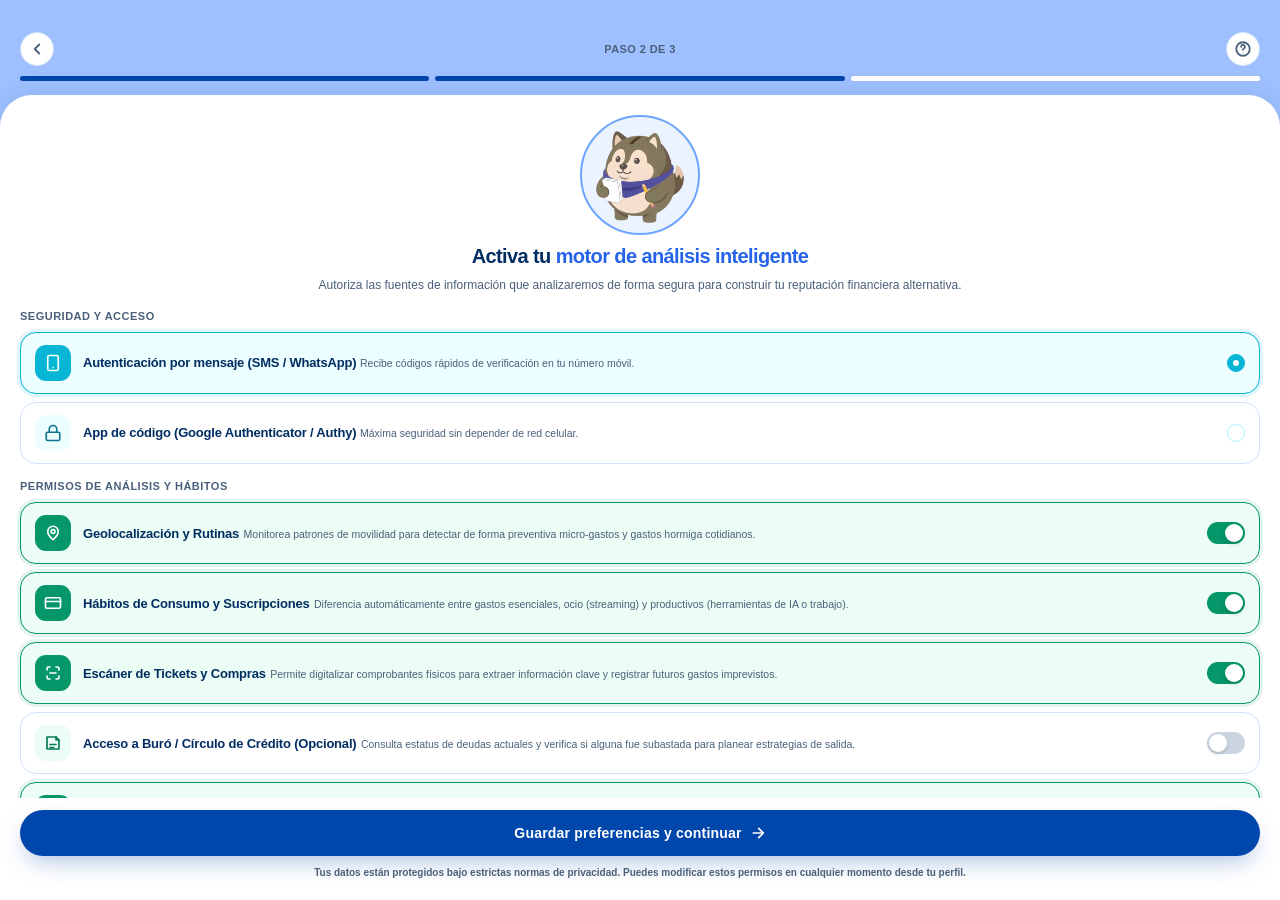
<file: mobile-app-mockup/page2.html>
<!DOCTYPE html>
<html lang="es">

<head>
    <meta charset="UTF-8">
    <meta name="viewport" content="width=device-width, initial-scale=1.0">
    <title>LogScore — Onboarding Paso 2</title>
    <link rel="stylesheet" href="pages-styles/onboarding.css">
    <link rel="stylesheet" href="pages-styles/page2.css">
</head>

<body data-screen="2">
    <div class="screen">

        <!-- Top bar -->
        <div class="top-bar">
            <button class="icon-btn" aria-label="Atrás" id="backBtn">
                <svg viewBox="0 0 24 24" width="18" height="18" fill="none" stroke="currentColor" stroke-width="2.4"
                    stroke-linecap="round" stroke-linejoin="round">
                    <path d="M15 18l-6-6 6-6" />
                </svg>
            </button>
            <span class="step">Paso 2 de 3</span>
            <div class="help-container" id="helpContainer">
                <button class="icon-btn" aria-label="Ayuda" id="helpBtn">
                    <svg viewBox="0 0 24 24" width="18" height="18" fill="none" stroke="currentColor" stroke-width="2.4"
                        stroke-linecap="round" stroke-linejoin="round">
                        <circle cx="12" cy="12" r="9" />
                        <path d="M9.5 9a2.5 2.5 0 1 1 3.5 2.3c-.8.4-1 .9-1 1.7" />
                        <circle cx="12" cy="17" r=".6" fill="currentColor" stroke="none" />
                    </svg>
                </button>
                <div class="tooltip-box">
                    Tus datos son analizados bajo estrictos protocolos de cifrado de extremo a extremo y
                    anonimización para proteger tu privacidad financiera.
                </div>
            </div>
        </div>

        <!-- Progress -->
        <div class="steps">
            <div class="step-seg active"></div>
            <div class="step-seg active"></div>
            <div class="step-seg"></div>
        </div>

        <!-- Contenido -->
        <div class="content">
            <div class="mascot-wrap">
                <div class="mascot">
                    <img src="../assets/LOG_Logros_Oganizacion_Garantia/alvo_sec.png" alt="Mascota ALVO Seguridad">
                </div>
            </div>

            <h1 class="hero-title">
                Activa tu <em>motor de análisis inteligente</em>
            </h1>
            <p class="hero-sub">
                Autoriza las fuentes de información que analizaremos de forma segura para construir tu reputación
                financiera alternativa.
            </p>

            <!-- SECCIÓN 1: Seguridad y Acceso (2FA) -->
            <div class="section-head">
                <h4>Seguridad y acceso</h4>
            </div>

            <div class="radio-group" id="twoFASelector" role="radiogroup" aria-label="Método de doble verificación">
                <button class="radio-card selected" data-2fa="sms" role="radio" aria-checked="true">
                    <span class="radio-icon">
                        <svg viewBox="0 0 24 24" fill="none" stroke="currentColor" stroke-width="2.2"
                            stroke-linecap="round" stroke-linejoin="round">
                            <rect x="5" y="2" width="14" height="20" rx="2" ry="2" />
                            <path d="M12 18h.01" />
                        </svg>
                    </span>
                    <span class="radio-body">
                        <span class="radio-title">Autenticación por mensaje (SMS / WhatsApp)</span>
                        <span class="radio-desc">Recibe códigos rápidos de verificación en tu número móvil.</span>
                    </span>
                    <span class="radio-check"></span>
                </button>

                <button class="radio-card" data-2fa="app" role="radio" aria-checked="false">
                    <span class="radio-icon">
                        <svg viewBox="0 0 24 24" fill="none" stroke="currentColor" stroke-width="2.2"
                            stroke-linecap="round" stroke-linejoin="round">
                            <rect x="3" y="11" width="18" height="11" rx="2" ry="2" />
                            <path d="M7 11V7a5 5 0 0 1 10 0v4" />
                        </svg>
                    </span>
                    <span class="radio-body">
                        <span class="radio-title">App de código (Google Authenticator / Authy)</span>
                        <span class="radio-desc">Máxima seguridad sin depender de red celular.</span>
                    </span>
                    <span class="radio-check"></span>
                </button>
            </div>

            <!-- SECCIÓN 2: Permisos de Análisis y Hábitos -->
            <div class="section-head">
                <h4>Permisos de análisis y hábitos</h4>
            </div>

            <div class="perm-list" id="permList">

                <div class="perm-card on" data-perm="geo" role="button" tabindex="0" aria-pressed="true">
                    <span class="perm-icon">
                        <svg viewBox="0 0 24 24" fill="none" stroke="currentColor" stroke-width="2.2"
                            stroke-linecap="round" stroke-linejoin="round">
                            <path d="M12 21s-7-6.2-7-11a7 7 0 1 1 14 0c0 4.8-7 11-7 11z" />
                            <circle cx="12" cy="10" r="2.6" />
                        </svg>
                    </span>
                    <span class="perm-body">
                        <span class="perm-title">Geolocalización y Rutinas</span>
                        <span class="perm-desc">Monitorea patrones de movilidad para detectar de forma preventiva
                            micro-gastos y gastos hormiga cotidianos.</span>
                    </span>
                    <span class="switch"></span>
                </div>

                <div class="perm-card on" data-perm="consumption" role="button" tabindex="0" aria-pressed="true">
                    <span class="perm-icon">
                        <svg viewBox="0 0 24 24" fill="none" stroke="currentColor" stroke-width="2.2"
                            stroke-linecap="round" stroke-linejoin="round">
                            <rect x="2" y="5" width="20" height="14" rx="2" />
                            <path d="M2 10h20" />
                        </svg>
                    </span>
                    <span class="perm-body">
                        <span class="perm-title">Hábitos de Consumo y Suscripciones</span>
                        <span class="perm-desc">Diferencia automáticamente entre gastos esenciales, ocio (streaming) y
                            productivos (herramientas de IA o trabajo).</span>
                    </span>
                    <span class="switch"></span>
                </div>

                <div class="perm-card on" data-perm="ocr" role="button" tabindex="0" aria-pressed="true">
                    <span class="perm-icon">
                        <svg viewBox="0 0 24 24" fill="none" stroke="currentColor" stroke-width="2.2"
                            stroke-linecap="round" stroke-linejoin="round">
                            <path d="M4 8V6a2 2 0 0 1 2-2h2" />
                            <path d="M16 4h2a2 2 0 0 1 2 2v2" />
                            <path d="M20 16v2a2 2 0 0 1-2 2h-2" />
                            <path d="M8 20H6a2 2 0 0 1-2-2v-2" />
                            <path d="M8 12h8" />
                        </svg>
                    </span>
                    <span class="perm-body">
                        <span class="perm-title">Escáner de Tickets y Compras</span>
                        <span class="perm-desc">Permite digitalizar comprobantes físicos para extraer información clave
                            y registrar futuros gastos imprevistos.</span>
                    </span>
                    <span class="switch"></span>
                </div>

                <div class="perm-card" data-perm="bureau" role="button" tabindex="0" aria-pressed="false">
                    <span class="perm-icon">
                        <svg viewBox="0 0 24 24" fill="none" stroke="currentColor" stroke-width="2.2"
                            stroke-linecap="round" stroke-linejoin="round">
                            <path d="M4 4h12l4 4v12H4z" />
                            <path d="M16 4v4h4" />
                            <path d="M8 14h8M8 18h5" />
                        </svg>
                    </span>
                    <span class="perm-body">
                        <span class="perm-title">Acceso a Buró / Círculo de Crédito (Opcional)</span>
                        <span class="perm-desc">Consulta estatus de deudas actuales y verifica si alguna fue subastada
                            para planear estrategias de salida.</span>
                    </span>
                    <span class="switch"></span>
                </div>

                <div class="perm-card on" data-perm="ai" role="button" tabindex="0" aria-pressed="true">
                    <span class="perm-icon">
                        <svg viewBox="0 0 24 24" fill="none" stroke="currentColor" stroke-width="2.2"
                            stroke-linecap="round" stroke-linejoin="round">
                            <path d="M21 15a2 2 0 0 1-2 2H7l-4 4V5a2 2 0 0 1 2-2h14a2 2 0 0 1 2 2z" />
                        </svg>
                    </span>
                    <span class="perm-body">
                        <span class="perm-title">Análisis Conversacional y Comportamiento E-shop</span>
                        <span class="perm-desc">Habilita a la IA interna para registrar tu rutina diaria y activar
                            notificaciones de prevención en compras impulsivas.</span>
                    </span>
                    <span class="switch"></span>
                </div>

                <div class="perm-card on" data-perm="sector" role="button" tabindex="0" aria-pressed="true">
                    <span class="perm-icon">
                        <svg viewBox="0 0 24 24" fill="none" stroke="currentColor" stroke-width="2.2"
                            stroke-linecap="round" stroke-linejoin="round">
                            <path d="M22 12h-4l-3 9L9 3l-3 9H2" />
                        </svg>
                    </span>
                    <span class="perm-body">
                        <span class="perm-title">Sector de Desempeño y Estrategias Comunitarias</span>
                        <span class="perm-desc">Evalúa el riesgo inherente de tu actividad económica para compararlo con
                            casos de éxito similares.</span>
                    </span>
                    <span class="switch"></span>
                </div>

            </div>
        </div>

        <!-- CTA fija -->
        <div class="footer-cta">
            <button class="btn-primary" id="confirmBtn">
                Guardar preferencias y continuar
                <svg viewBox="0 0 24 24" width="16" height="16" fill="none" stroke="currentColor" stroke-width="2.6"
                    stroke-linecap="round" stroke-linejoin="round">
                    <path d="M5 12h14" />
                    <path d="M13 5l7 7-7 7" />
                </svg>
            </button>
            <p class="cta-sub">
                Tus datos están protegidos bajo estrictas normas de privacidad. Puedes modificar estos permisos en
                cualquier momento desde tu perfil.
            </p>
        </div>

    </div>

    <script src="pages-scripts/onboarding.js"></script>
    <script src="pages-scripts/page2.js"></script>
</body>

</html>
</file>
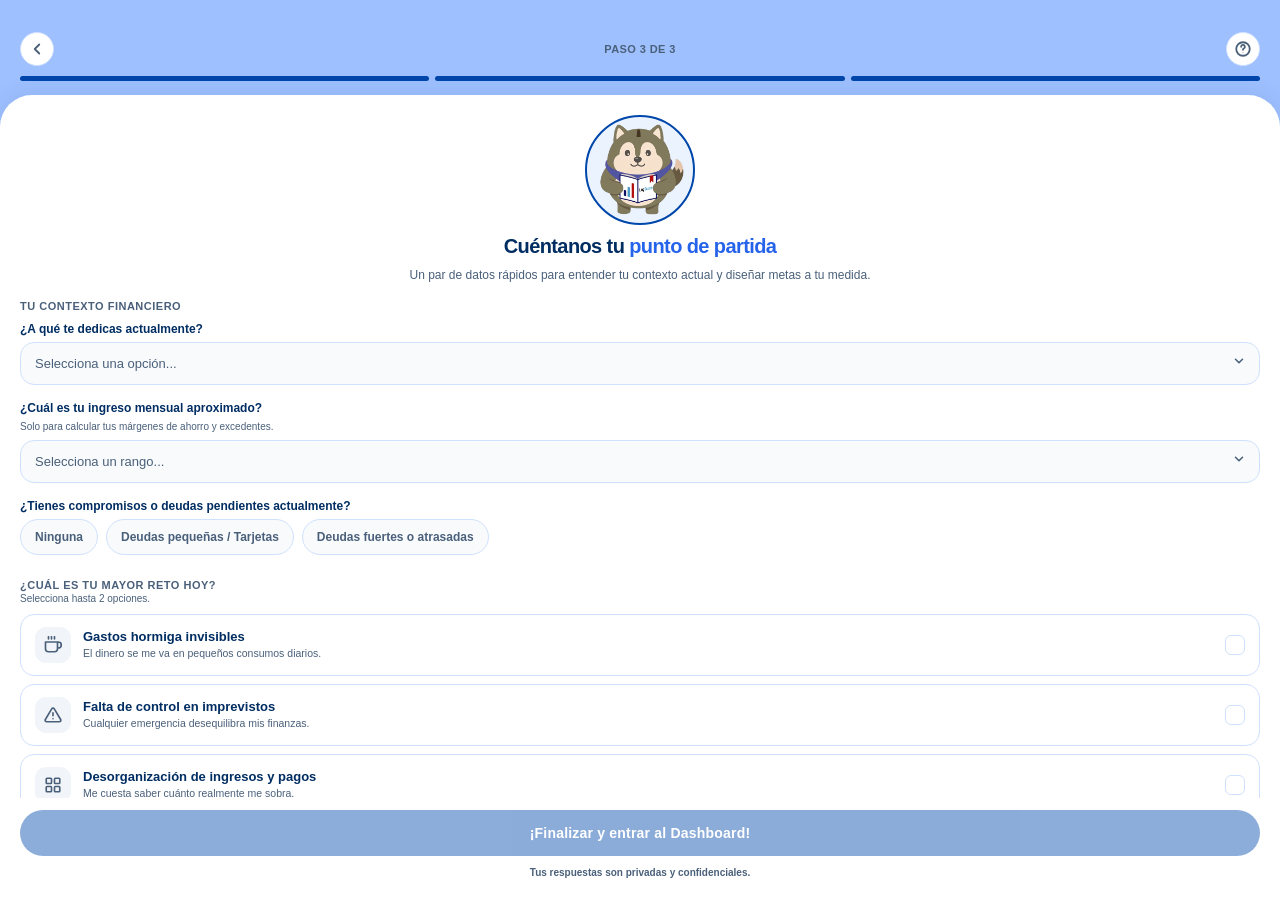
<file: mobile-app-mockup/page3.html>
<!DOCTYPE html>
<html lang="es">

<head>
    <meta charset="UTF-8">
    <meta name="viewport" content="width=device-width, initial-scale=1.0">
    <title>LogScore — Onboarding Paso 3</title>
    <link rel="stylesheet" href="pages-styles/onboarding.css">
    <link rel="stylesheet" href="pages-styles/page3.css">
</head>

<body data-screen="3">
    <div class="screen">

        <!-- Top bar -->
        <div class="top-bar">
            <button class="icon-btn" aria-label="Atrás" id="backBtn">
                <svg viewBox="0 0 24 24" width="18" height="18" fill="none" stroke="currentColor" stroke-width="2.4"
                    stroke-linecap="round" stroke-linejoin="round">
                    <path d="M15 18l-6-6 6-6" />
                </svg>
            </button>
            <span class="step">Paso 3 de 3</span>
            <div class="help-container" id="helpContainer">
                <button class="icon-btn" aria-label="Ayuda" id="helpBtn">
                    <svg viewBox="0 0 24 24" width="18" height="18" fill="none" stroke="currentColor" stroke-width="2.4"
                        stroke-linecap="round" stroke-linejoin="round">
                        <circle cx="12" cy="12" r="9" />
                        <path d="M9.5 9a2.5 2.5 0 1 1 3.5 2.3c-.8.4-1 .9-1 1.7" />
                        <circle cx="12" cy="17" r=".6" fill="currentColor" stroke="none" />
                    </svg>
                </button>
                <div class="tooltip-box">
                    Estos datos nos permiten entender tu punto de partida real para recomendarte misiones viables y
                    calcular márgenes de mejora.
                </div>
            </div>
        </div>

        <!-- Progress -->
        <div class="steps">
            <div class="step-seg active"></div>
            <div class="step-seg active"></div>
            <div class="step-seg active"></div>
        </div>

        <!-- Contenido -->
        <div class="content">

            <div class="mascot-wrap">
                <div class="mascot">
                    <img src="../assets/LOG_Logros_Oganizacion_Garantia/alvo_read.png" alt="Mascota ALVO Brújula">
                </div>
            </div>

            <h1 class="hero-title">
                Cuéntanos tu <em>punto de partida</em>
            </h1>
            <p class="hero-sub">
                Un par de datos rápidos para entender tu contexto actual y diseñar metas a tu medida.
            </p>

            <div class="section-head">
                <h4>Tu contexto financiero</h4>
            </div>

            <!-- Campo 1: Ocupación -->
            <div class="field-group">
                <label class="field-label" for="occupation">¿A qué te dedicas actualmente?</label>
                <div class="select-wrap">
                    <select id="occupation" class="placeholder">
                        <option value="" disabled selected>Selecciona una opción...</option>
                        <option value="student">Estudiante</option>
                        <option value="employee">Empleado</option>
                        <option value="freelance">Emprendedor / Freelance</option>
                        <option value="merchant">Comerciante</option>
                        <option value="other">Otro</option>
                    </select>
                    <span class="select-chevron">
                        <svg viewBox="0 0 24 24" fill="none" stroke="currentColor" stroke-width="2.6"
                            stroke-linecap="round" stroke-linejoin="round">
                            <path d="M6 9l6 6 6-6" />
                        </svg>
                    </span>
                </div>
            </div>

            <!-- Campo 2: Ingresos -->
            <div class="field-group">
                <label class="field-label" for="income">¿Cuál es tu ingreso mensual aproximado?</label>
                <span class="field-sub">Solo para calcular tus márgenes de ahorro y excedentes.</span>
                <div class="select-wrap">
                    <select id="income" class="placeholder">
                        <option value="" disabled selected>Selecciona un rango...</option>
                        <option value="low">Menos de $5,000 MXN</option>
                        <option value="mid-low">$5,000 - $12,000 MXN</option>
                        <option value="mid-high">$12,000 - $25,000 MXN</option>
                        <option value="high">Más de $25,000 MXN</option>
                    </select>
                    <span class="select-chevron">
                        <svg viewBox="0 0 24 24" fill="none" stroke="currentColor" stroke-width="2.6"
                            stroke-linecap="round" stroke-linejoin="round">
                            <path d="M6 9l6 6 6-6" />
                        </svg>
                    </span>
                </div>
            </div>

            <!-- Campo 3: Deudas -->
            <div class="field-group">
                <label class="field-label">¿Tienes compromisos o deudas pendientes actualmente?</label>
                <div class="bubble-group" id="debtBubbles">
                    <div class="bubble" data-debt="none">Ninguna</div>
                    <div class="bubble" data-debt="small">Deudas pequeñas / Tarjetas</div>
                    <div class="bubble" data-debt="large">Deudas fuertes o atrasadas</div>
                </div>
            </div>

            <!-- Problemáticas -->
            <div class="section-head" style="margin-top: 24px;">
                <h4>¿Cuál es tu mayor reto hoy?</h4>
                <span class="field-sub" style="margin-top: 2px;">Selecciona hasta 2 opciones.</span>
            </div>

            <div class="grid-cards" id="problemCards">

                <div class="multi-card" data-problem="hormiga">
                    <span class="multi-icon">
                        <svg viewBox="0 0 24 24" fill="none" stroke="currentColor" stroke-width="2.2"
                            stroke-linecap="round" stroke-linejoin="round">
                            <path
                                d="M18 8h1a4 4 0 0 1 0 8h-1M2 8h16v9a4 4 0 0 1-4 4H6a4 4 0 0 1-4-4V8zM6 1v3M10 1v3M14 1v3" />
                        </svg>
                    </span>
                    <div class="multi-body">
                        <div class="multi-title">Gastos hormiga invisibles</div>
                        <div class="multi-desc">El dinero se me va en pequeños consumos diarios.</div>
                    </div>
                    <div class="multi-check">
                        <svg viewBox="0 0 24 24" fill="none" stroke="currentColor" stroke-width="3.5"
                            stroke-linecap="round" stroke-linejoin="round">
                            <path d="M5 12l5 5L20 7" />
                        </svg>
                    </div>
                </div>

                <div class="multi-card" data-problem="imprevistos">
                    <span class="multi-icon">
                        <svg viewBox="0 0 24 24" fill="none" stroke="currentColor" stroke-width="2.2"
                            stroke-linecap="round" stroke-linejoin="round">
                            <path
                                d="M10.29 3.86L1.82 18a2 2 0 0 0 1.71 3h16.94a2 2 0 0 0 1.71-3L13.71 3.86a2 2 0 0 0-3.42 0zM12 9v4M12 17h.01" />
                        </svg>
                    </span>
                    <div class="multi-body">
                        <div class="multi-title">Falta de control en imprevistos</div>
                        <div class="multi-desc">Cualquier emergencia desequilibra mis finanzas.</div>
                    </div>
                    <div class="multi-check">
                        <svg viewBox="0 0 24 24" fill="none" stroke="currentColor" stroke-width="3.5"
                            stroke-linecap="round" stroke-linejoin="round">
                            <path d="M5 12l5 5L20 7" />
                        </svg>
                    </div>
                </div>

                <div class="multi-card" data-problem="desorganizacion">
                    <span class="multi-icon">
                        <svg viewBox="0 0 24 24" fill="none" stroke="currentColor" stroke-width="2.2"
                            stroke-linecap="round" stroke-linejoin="round">
                            <rect x="3" y="3" width="7" height="7" rx="1" />
                            <rect x="14" y="3" width="7" height="7" rx="1" />
                            <rect x="14" y="14" width="7" height="7" rx="1" />
                            <rect x="3" y="14" width="7" height="7" rx="1" />
                        </svg>
                    </span>
                    <div class="multi-body">
                        <div class="multi-title">Desorganización de ingresos y pagos</div>
                        <div class="multi-desc">Me cuesta saber cuánto realmente me sobra.</div>
                    </div>
                    <div class="multi-check">
                        <svg viewBox="0 0 24 24" fill="none" stroke="currentColor" stroke-width="3.5"
                            stroke-linecap="round" stroke-linejoin="round">
                            <path d="M5 12l5 5L20 7" />
                        </svg>
                    </div>
                </div>

                <div class="multi-card" data-problem="historial">
                    <span class="multi-icon">
                        <svg viewBox="0 0 24 24" fill="none" stroke="currentColor" stroke-width="2.2"
                            stroke-linecap="round" stroke-linejoin="round">
                            <rect x="1" y="4" width="22" height="16" rx="2" ry="2" />
                            <line x1="1" y1="10" x2="23" y2="10" />
                        </svg>
                    </span>
                    <div class="multi-body">
                        <div class="multi-title">Cero historial crediticio formal</div>
                        <div class="multi-desc">Los bancos tradicionales no me prestan o no me conocen.</div>
                    </div>
                    <div class="multi-check">
                        <svg viewBox="0 0 24 24" fill="none" stroke="currentColor" stroke-width="3.5"
                            stroke-linecap="round" stroke-linejoin="round">
                            <path d="M5 12l5 5L20 7" />
                        </svg>
                    </div>
                </div>

            </div>
        </div>

        <!-- CTA fija -->
        <div class="footer-cta">
            <button class="btn-primary" id="finishBtn" disabled>
                ¡Finalizar y entrar al Dashboard!
            </button>
            <p class="cta-sub">
                Tus respuestas son privadas y confidenciales.
            </p>
        </div>

    </div>

    <script src="pages-scripts/onboarding.js"></script>
    <script src="pages-scripts/page3.js"></script>
</body>

</html>
</file>
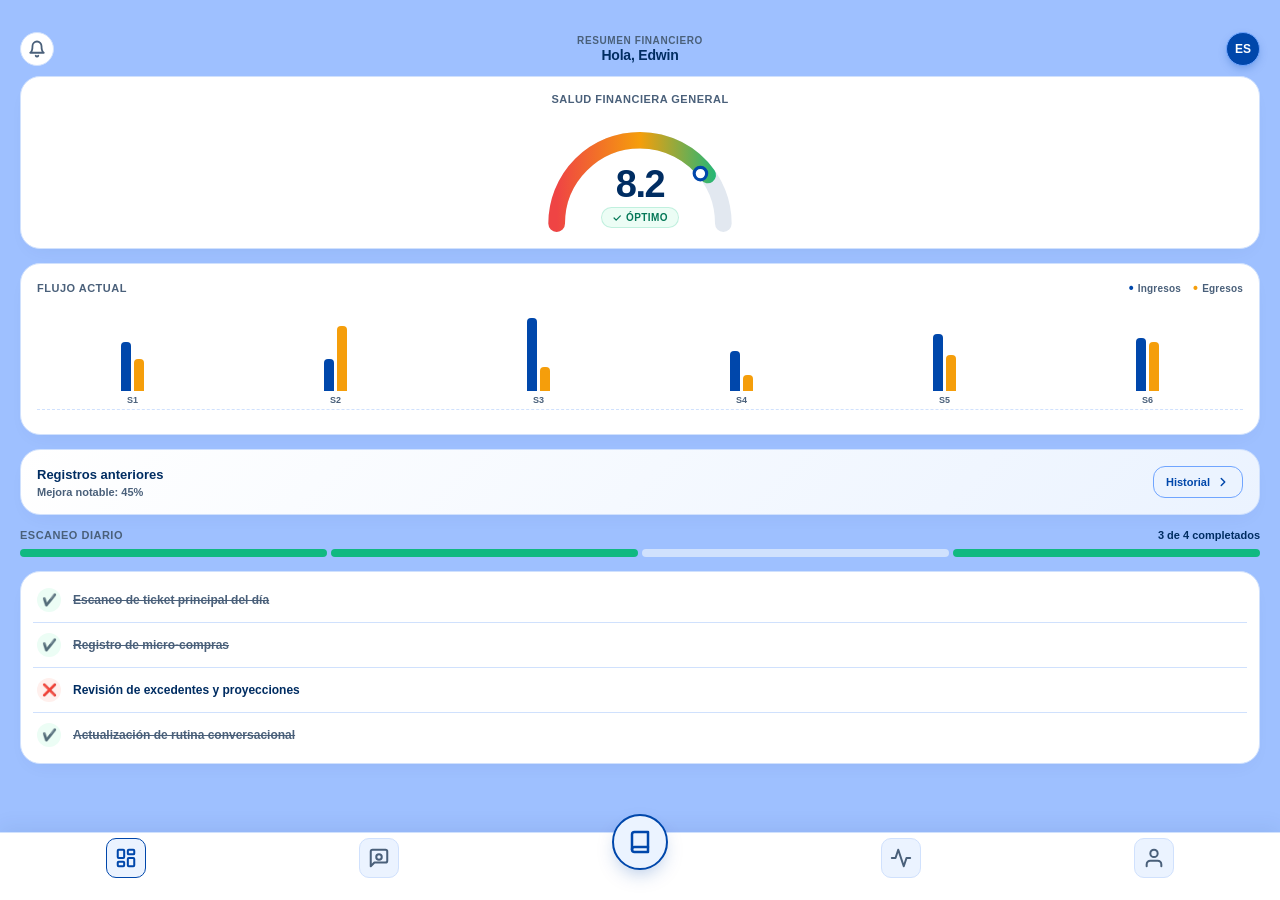
<file: mobile-app-mockup/page4.html>
<!DOCTYPE html>
<html lang="es">

<head>
    <meta charset="UTF-8">
    <meta name="viewport" content="width=device-width, initial-scale=1.0">
    <title>LogScore — Dashboard Principal</title>
    <link rel="stylesheet" href="pages-styles/app.css">
    <link rel="stylesheet" href="pages-styles/page4.css">
</head>

<body>
    <div class="screen">

        <!-- Top bar -->
        <div class="top-bar">
            <button class="icon-btn" aria-label="Notificaciones">
                <svg viewBox="0 0 24 24" width="18" height="18" fill="none" stroke="currentColor" stroke-width="2.4"
                    stroke-linecap="round" stroke-linejoin="round">
                    <path d="M18 8A6 6 0 0 0 6 8c0 7-3 9-3 9h18s-3-2-3-9"></path>
                    <path d="M13.73 21a2 2 0 0 1-3.46 0"></path>
                </svg>
            </button>

            <div class="greeting">
                <span class="hello">Resumen Financiero</span>
                <span class="name">Hola, Edwin</span>
            </div>

            <button class="avatar" aria-label="Perfil">ES</button>
        </div>

        <!-- Contenido scrolleable -->
        <div class="content transparent">

            <!-- A. Gauge -->
            <div class="card score-card">
                <div class="score-head">
                    <h3>Salud Financiera General</h3>
                </div>

                <div class="gauge-wrap">
                    <svg class="gauge-svg" viewBox="0 0 200 120" preserveAspectRatio="xMidYMid meet">
                        <defs>
                            <linearGradient id="gaugeGrad" x1="0%" y1="0%" x2="100%" y2="0%">
                                <stop offset="0%" stop-color="#EF4444" />
                                <stop offset="50%" stop-color="#F59E0B" />
                                <stop offset="100%" stop-color="#10B981" />
                            </linearGradient>
                        </defs>
                        <path d="M 20 110 A 80 80 0 0 1 180 110" fill="none" stroke="#E2E8F0" stroke-width="16"
                            stroke-linecap="round" />
                        <path d="M 20 110 A 80 80 0 0 1 180 110" fill="none" stroke="url(#gaugeGrad)" stroke-width="16"
                            stroke-linecap="round" stroke-dasharray="251.2" stroke-dashoffset="50" />
                        <circle cx="158" cy="62" r="6" fill="#FFFFFF" stroke="#0047AB" stroke-width="3" />
                    </svg>

                    <div class="gauge-center">
                        <div class="gauge-value">8.2</div>
                        <div class="gauge-label">
                            <svg viewBox="0 0 24 24" width="10" height="10" fill="none" stroke="currentColor"
                                stroke-width="3" stroke-linecap="round" stroke-linejoin="round">
                                <path d="M5 12l5 5L20 7" />
                            </svg>
                            Óptimo
                        </div>
                    </div>
                </div>
            </div>

            <!-- B. Gráfica -->
            <div class="card">
                <div class="chart-header">
                    <span class="chart-title">Flujo Actual</span>
                    <div class="chart-legend">
                        <span><b class="dot-in">•</b> Ingresos</span>
                        <span><b class="dot-out">•</b> Egresos</span>
                    </div>
                </div>

                <div class="chart-bars">
                    <div class="bar-group">
                        <div class="bar-twin">
                            <div class="bar in" style="height: 60%;"></div>
                            <div class="bar out" style="height: 40%;"></div>
                        </div>
                        <span class="bar-label">S1</span>
                    </div>
                    <div class="bar-group">
                        <div class="bar-twin">
                            <div class="bar in" style="height: 40%;"></div>
                            <div class="bar out" style="height: 80%;"></div>
                        </div>
                        <span class="bar-label">S2</span>
                    </div>
                    <div class="bar-group">
                        <div class="bar-twin">
                            <div class="bar in" style="height: 90%;"></div>
                            <div class="bar out" style="height: 30%;"></div>
                        </div>
                        <span class="bar-label">S3</span>
                    </div>
                    <div class="bar-group">
                        <div class="bar-twin">
                            <div class="bar in" style="height: 50%;"></div>
                            <div class="bar out" style="height: 20%;"></div>
                        </div>
                        <span class="bar-label">S4</span>
                    </div>
                    <div class="bar-group">
                        <div class="bar-twin">
                            <div class="bar in" style="height: 70%;"></div>
                            <div class="bar out" style="height: 45%;"></div>
                        </div>
                        <span class="bar-label">S5</span>
                    </div>
                    <div class="bar-group">
                        <div class="bar-twin">
                            <div class="bar in" style="height: 65%;"></div>
                            <div class="bar out" style="height: 60%;"></div>
                        </div>
                        <span class="bar-label">S6</span>
                    </div>
                </div>
            </div>

            <!-- C. Metas / historial -->
            <div class="card goals-card">
                <div class="goals-info">
                    <h4>Registros anteriores</h4>
                    <p>Mejora notable: 45%</p>
                </div>
                <button class="goals-btn">
                    Historial
                    <svg viewBox="0 0 24 24" width="14" height="14" fill="none" stroke="currentColor" stroke-width="2.5"
                        stroke-linecap="round" stroke-linejoin="round">
                        <path d="M9 18l6-6-6-6" />
                    </svg>
                </button>
            </div>

            <!-- D. Progreso escaneo -->
            <div class="progress-section">
                <div class="progress-header">
                    <h4>Escaneo Diario</h4>
                    <span>3 de 4 completados</span>
                </div>
                <div class="progress-bar-container">
                    <div class="progress-segment done"></div>
                    <div class="progress-segment done"></div>
                    <div class="progress-segment"></div>
                    <div class="progress-segment done"></div>
                </div>
            </div>

            <!-- E. Checklist -->
            <div class="card checklist">
                <div class="check-item">
                    <div class="check-icon done">✔️</div>
                    <div class="check-text strikethrough">Escaneo de ticket principal del día</div>
                </div>
                <div class="check-item">
                    <div class="check-icon done">✔️</div>
                    <div class="check-text strikethrough">Registro de micro-compras</div>
                </div>
                <div class="check-item">
                    <div class="check-icon pending">❌</div>
                    <div class="check-text">Revisión de excedentes y proyecciones</div>
                </div>
                <div class="check-item">
                    <div class="check-icon done">✔️</div>
                    <div class="check-text strikethrough">Actualización de rutina conversacional</div>
                </div>
            </div>

        </div>

        <!-- Bottom nav -->
        <nav class="bottom-bar">
            <a href="#">
                <button class="nav-item active" aria-label="Dashboard">
                    <svg viewBox="0 0 24 24" fill="none" stroke="currentColor" stroke-linejoin="round">
                        <rect x="3" y="3" width="7" height="9" rx="1" />
                        <rect x="14" y="3" width="7" height="5" rx="1" />
                        <rect x="14" y="12" width="7" height="9" rx="1" />
                        <rect x="3" y="16" width="7" height="5" rx="1" />
                    </svg>
                </button>
            </a>

            <a href="page5.html">
                <button class="nav-item" aria-label="Chat y Escáner">
                    <svg viewBox="0 0 24 24" fill="none" stroke="currentColor" stroke-linecap="round"
                        stroke-linejoin="round">
                        <path d="M21 15a2 2 0 0 1-2 2H7l-4 4V5a2 2 0 0 1 2-2h14a2 2 0 0 1 2 2z" />
                        <circle cx="12" cy="11" r="3" />
                    </svg>
                </button>
            </a>

            <a href="page6.html">
                <button class="nav-item center-fab" aria-label="Metas y Pruebas de Estrés">
                    <svg viewBox="0 0 24 24" fill="none" stroke="currentColor" stroke-linecap="round"
                        stroke-linejoin="round">
                        <path d="M4 19.5A2.5 2.5 0 0 1 6.5 17H20" />
                        <path d="M6.5 2H20v20H6.5A2.5 2.5 0 0 1 4 19.5v-15A2.5 2.5 0 0 1 6.5 2z" />
                    </svg>
                </button>
            </a>

            <a href="page8.html">
                <button class="nav-item" aria-label="Variables a Trackear">
                    <svg viewBox="0 0 24 24" fill="none" stroke="currentColor" stroke-linecap="round"
                        stroke-linejoin="round">
                        <polyline points="22 12 18 12 15 21 9 3 6 12 2 12" />
                    </svg>
                </button>
            </a>

            <a href="page7.html">
                <button class="nav-item" aria-label="Perfil">
                    <svg viewBox="0 0 24 24" fill="none" stroke="currentColor" stroke-linecap="round"
                        stroke-linejoin="round">
                        <path d="M20 21v-2a4 4 0 0 0-4-4H8a4 4 0 0 0-4 4v2" />
                        <circle cx="12" cy="7" r="4" />
                    </svg>
                </button>
            </a>
        </nav>

    </div>

    <script src="pages-scripts/app.js"></script>
    <script src="pages-scripts/page4.js"></script>
</body>

</html>
</file>
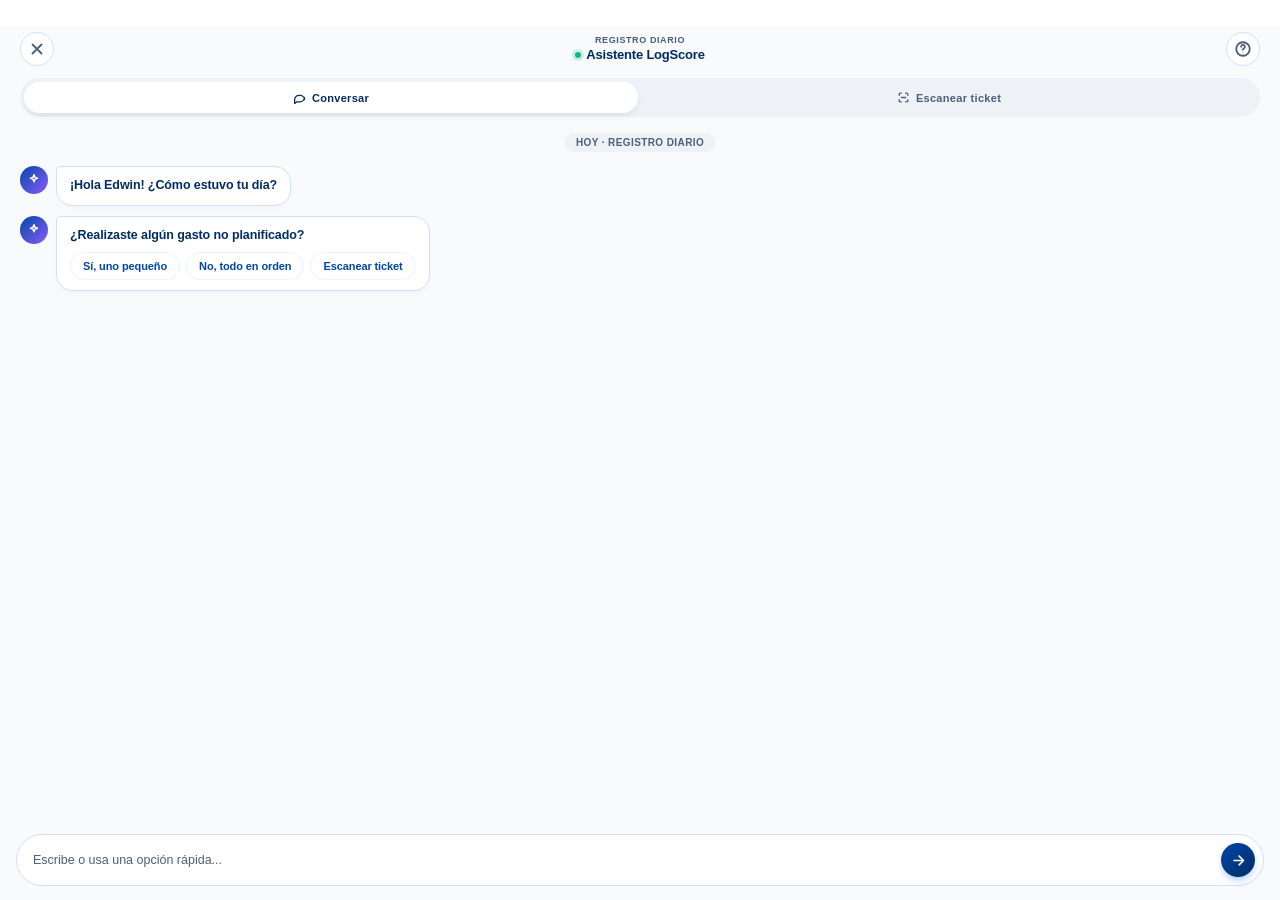
<file: mobile-app-mockup/page5.html>
<!DOCTYPE html>
<html lang="es">

<head>
    <meta charset="UTF-8">
    <meta name="viewport" content="width=device-width, initial-scale=1.0">
    <title>LogScore — Registro Diario</title>
    <link rel="stylesheet" href="pages-styles/app.css">
    <link rel="stylesheet" href="pages-styles/page5.css">
</head>

<body>
    <div class="screen">

        <!-- Top bar -->
        <div class="top-bar">
            <button class="icon-btn" aria-label="Cerrar" id="backBtn">
                <svg viewBox="0 0 24 24" width="18" height="18" fill="none" stroke="currentColor" stroke-width="2.4"
                    stroke-linecap="round" stroke-linejoin="round">
                    <path d="M6 6l12 12M18 6L6 18" />
                </svg>
            </button>

            <div class="title-block">
                <span class="label">Registro diario</span>
                <span class="title">
                    <span class="live-dot"></span>
                    Asistente LogScore
                </span>
            </div>

            <button class="icon-btn" aria-label="Ayuda">
                <svg viewBox="0 0 24 24" width="18" height="18" fill="none" stroke="currentColor" stroke-width="2.4"
                    stroke-linecap="round" stroke-linejoin="round">
                    <circle cx="12" cy="12" r="9" />
                    <path d="M9.5 9a2.5 2.5 0 1 1 3.5 2.3c-.8.4-1 .9-1 1.7" />
                    <circle cx="12" cy="17" r=".6" fill="currentColor" stroke="none" />
                </svg>
            </button>
        </div>

        <!-- Tabs de modo -->
        <div class="mode-tabs" role="tablist">
            <button class="mode-tab active" data-mode="chat" role="tab" aria-selected="true">
                <svg viewBox="0 0 24 24" fill="none" stroke="currentColor" stroke-width="2.4" stroke-linecap="round"
                    stroke-linejoin="round">
                    <path d="M21 12a8 8 0 0 1-8 8H7l-4 3v-7a8 8 0 0 1 8-8h2a8 8 0 0 1 8 8z" />
                </svg>
                Conversar
            </button>
            <button class="mode-tab" data-mode="scan" role="tab" aria-selected="false">
                <svg viewBox="0 0 24 24" fill="none" stroke="currentColor" stroke-width="2.4" stroke-linecap="round"
                    stroke-linejoin="round">
                    <path
                        d="M4 8V6a2 2 0 0 1 2-2h2M16 4h2a2 2 0 0 1 2 2v2M20 16v2a2 2 0 0 1-2 2h-2M8 20H6a2 2 0 0 1-2-2v-2" />
                    <path d="M8 12h8" />
                </svg>
                Escanear ticket
            </button>
        </div>

        <!-- Contenido -->
        <div class="content">

            <!-- Vista CHAT -->
            <div class="chat-view" id="chatView">
                <div class="chat-scroll" id="chatScroll">

                    <span class="day-pill">Hoy · Registro diario</span>

                    <div class="msg bot">
                        <div class="msg-avatar bot">
                            <svg viewBox="0 0 24 24" width="14" height="14" fill="none" stroke="currentColor"
                                stroke-width="2.6" stroke-linecap="round" stroke-linejoin="round">
                                <path d="M12 3l1.8 4.5L18 9l-4.2 1.5L12 15l-1.8-4.5L6 9l4.2-1.5L12 3z" />
                            </svg>
                        </div>
                        <div class="bubble">
                            ¡Hola Edwin! ¿Cómo estuvo tu día?
                        </div>
                    </div>

                    <div class="msg bot">
                        <div class="msg-avatar bot">
                            <svg viewBox="0 0 24 24" width="14" height="14" fill="none" stroke="currentColor"
                                stroke-width="2.6" stroke-linecap="round" stroke-linejoin="round">
                                <path d="M12 3l1.8 4.5L18 9l-4.2 1.5L12 15l-1.8-4.5L6 9l4.2-1.5L12 3z" />
                            </svg>
                        </div>
                        <div class="bubble">
                            ¿Realizaste algún gasto no planificado?
                            <div class="quick-replies" id="qr1">
                                <button class="qr" data-r="si">Sí, uno pequeño</button>
                                <button class="qr" data-r="no">No, todo en orden</button>
                                <button class="qr" data-r="scan">Escanear ticket</button>
                            </div>
                        </div>
                    </div>

                </div>

                <div class="chat-input-wrap">
                    <div class="chat-input">
                        <input type="text" id="chatInput" placeholder="Escribe o usa una opción rápida..."
                            autocomplete="off">
                        <button class="send-btn" id="sendBtn" aria-label="Enviar">
                            <svg viewBox="0 0 24 24" width="15" height="15" fill="none" stroke="currentColor"
                                stroke-width="2.6" stroke-linecap="round" stroke-linejoin="round">
                                <path d="M5 12h14" />
                                <path d="M13 5l7 7-7 7" />
                            </svg>
                        </button>
                    </div>
                </div>
            </div>

            <!-- Vista ESCANEAR -->
            <div class="scan-view hidden" id="scanView">
                <div class="camera-frame">
                    <div class="ocr-status">
                        <span class="dot"></span>
                        OCR EN VIVO
                    </div>

                    <div class="receipt">
                        <div class="receipt-head">SUPERMERCADO LA ESQUINA</div>
                        <div class="receipt-line"><span>Leche 1L</span><span>$28.00</span></div>
                        <div class="receipt-line"><span>Pan integral</span><span>$42.00</span></div>
                        <div class="receipt-line"><span>Huevos 12pz</span><span>$45.00</span></div>
                        <div class="receipt-line receipt-ghost"><span>Café molido</span><span>$89.00</span></div>
                        <div class="receipt-line receipt-ghost"><span>Galletas</span><span>$24.00</span></div>
                        <div class="receipt-line total"><span>TOTAL</span><span>$204.00</span></div>
                        <div class="receipt-thanks">GRACIAS POR SU COMPRA</div>
                    </div>

                    <div class="camera-overlay">
                        <span class="corner tl"></span>
                        <span class="corner tr"></span>
                        <span class="corner bl"></span>
                        <span class="corner br"></span>
                        <div class="scan-line"></div>
                    </div>

                    <div class="capture-row">
                        <button class="capture-side" aria-label="Encender flash">
                            <svg viewBox="0 0 24 24" width="16" height="16" fill="none" stroke="currentColor"
                                stroke-width="2.2" stroke-linecap="round" stroke-linejoin="round">
                                <path d="M13 2L3 14h9l-1 8 10-12h-9l1-8z" />
                            </svg>
                        </button>

                        <button class="capture-btn" id="captureBtn" aria-label="Capturar y analizar">
                            <span class="inner">
                                <svg viewBox="0 0 24 24" fill="none" stroke="currentColor" stroke-width="2.6"
                                    stroke-linecap="round" stroke-linejoin="round">
                                    <circle cx="12" cy="12" r="4" />
                                    <path
                                        d="M3 8a2 2 0 0 1 2-2h1l1.5-2h9L18 6h1a2 2 0 0 1 2 2v10a2 2 0 0 1-2 2H5a2 2 0 0 1-2-2V8z" />
                                </svg>
                            </span>
                        </button>

                        <button class="capture-side" aria-label="Galería">
                            <svg viewBox="0 0 24 24" width="16" height="16" fill="none" stroke="currentColor"
                                stroke-width="2.2" stroke-linecap="round" stroke-linejoin="round">
                                <rect x="3" y="4" width="18" height="16" rx="2" />
                                <circle cx="8.5" cy="9.5" r="1.5" />
                                <path d="M21 15l-5-5L5 20" />
                            </svg>
                        </button>
                    </div>

                    <div class="ocr-result" id="ocrResult">
                        <div class="ocr-result-head">
                            <span class="label">
                                <svg viewBox="0 0 24 24" fill="none" stroke="currentColor" stroke-width="3"
                                    stroke-linecap="round" stroke-linejoin="round">
                                    <path d="M5 12l5 5L20 7" />
                                </svg>
                                Datos extraídos
                            </span>
                            <span class="time">hace 1s</span>
                        </div>

                        <div class="ocr-field">
                            <span class="k">Comercio</span>
                            <span class="v">Supermercado La Esquina</span>
                        </div>

                        <div class="ocr-field">
                            <span class="k">Monto total</span>
                            <span class="v amount">$204.00 MXN</span>
                        </div>

                        <div class="ocr-field">
                            <span class="k">Categoría</span>
                            <span class="cat-chip essential">
                                <svg viewBox="0 0 24 24" width="10" height="10" fill="none" stroke="currentColor"
                                    stroke-width="3" stroke-linecap="round" stroke-linejoin="round">
                                    <path d="M3 9l9-6 9 6v11a2 2 0 0 1-2 2H5a2 2 0 0 1-2-2z" />
                                </svg>
                                Esencial
                            </span>
                        </div>

                        <div class="ocr-actions">
                            <button class="ocr-btn ghost" id="retakeBtn">Reintentar</button>
                            <button class="ocr-btn primary" id="confirmBtn">Confirmar y guardar</button>
                        </div>
                    </div>
                </div>
            </div>

        </div>

    </div>

    <script src="pages-scripts/app.js"></script>
    <script src="pages-scripts/page5.js"></script>
</body>

</html>
</file>
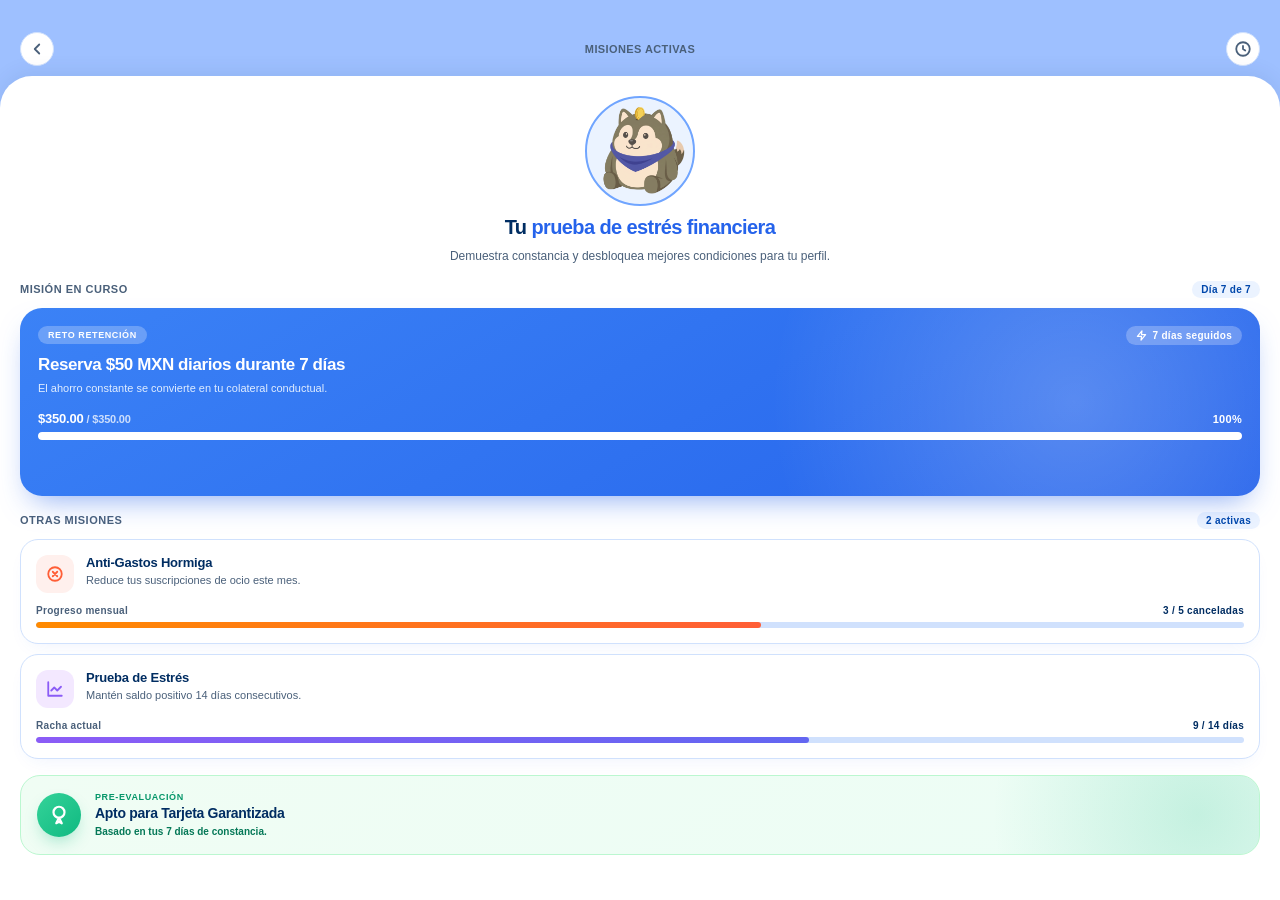
<file: mobile-app-mockup/page6.html>
<!DOCTYPE html>
<html lang="es">

<head>
    <meta charset="UTF-8">
    <meta name="viewport" content="width=device-width, initial-scale=1.0">
    <title>LogScore — Misiones</title>
    <link rel="stylesheet" href="pages-styles/app.css">
    <link rel="stylesheet" href="pages-styles/page6.css">
</head>

<body>
    <div class="screen">

        <!-- Top bar -->
        <div class="top-bar solid">
            <button class="icon-btn" aria-label="Volver" id="backBtn">
                <svg viewBox="0 0 24 24" width="18" height="18" fill="none" stroke="currentColor" stroke-width="2.4"
                    stroke-linecap="round" stroke-linejoin="round">
                    <path d="M15 18l-6-6 6-6" />
                </svg>
            </button>

            <span class="step">Misiones activas</span>

            <button class="icon-btn" aria-label="Historial">
                <svg viewBox="0 0 24 24" width="18" height="18" fill="none" stroke="currentColor" stroke-width="2.4"
                    stroke-linecap="round" stroke-linejoin="round">
                    <circle cx="12" cy="12" r="9" />
                    <path d="M12 8v4l3 2" />
                </svg>
            </button>
        </div>

        <!-- Contenido -->
        <div class="content sheet">

            <div class="mascot-wrap">
                <div class="mascot">
                    <img src="../assets/LOG_Logros_Oganizacion_Garantia/alvo_coin2.png" alt="Mascota ALVO Misiones">
                </div>
            </div>

            <h1 class="hero-title">
                Tu <em>prueba de estrés financiera</em>
            </h1>
            <p class="hero-sub">
                Demuestra constancia y desbloquea mejores condiciones para tu perfil.
            </p>

            <!-- Misión principal -->
            <div class="section-head">
                <h4>Misión en curso</h4>
                <span class="count">Día 7 de 7</span>
            </div>

            <div class="mission-hero">
                <div class="tag-row">
                    <span class="tag">Reto Retención</span>
                    <span class="streak">
                        <svg viewBox="0 0 24 24" fill="none" stroke="currentColor" stroke-width="2.6"
                            stroke-linecap="round" stroke-linejoin="round">
                            <path d="M13 2L3 14h9l-1 8 10-12h-9l1-8z" />
                        </svg>
                        7 días seguidos
                    </span>
                </div>

                <h2>Reserva $50 MXN diarios durante 7 días</h2>
                <p class="desc">El ahorro constante se convierte en tu colateral conductual.</p>

                <div class="progress-row">
                    <span class="amounts">$350.00<span class="total">/ $350.00</span></span>
                    <span class="pct">100%</span>
                </div>
                <div class="progress-track">
                    <div class="progress-fill" id="heroFill"></div>
                </div>

                <div class="badge-earned" id="heroBadge">
                    <svg viewBox="0 0 24 24" fill="none" stroke="currentColor" stroke-width="3" stroke-linecap="round"
                        stroke-linejoin="round">
                        <path d="M5 12l5 5L20 7" />
                    </svg>
                    Meta alcanzada
                </div>
            </div>

            <!-- Misiones secundarias -->
            <div class="section-head">
                <h4>Otras misiones</h4>
                <span class="count">2 activas</span>
            </div>

            <div class="mission-card">
                <div class="mc-head">
                    <div class="mc-icon">
                        <svg viewBox="0 0 24 24" fill="none" stroke="currentColor" stroke-width="2.4"
                            stroke-linecap="round" stroke-linejoin="round">
                            <circle cx="12" cy="12" r="9" />
                            <path d="M15 9l-6 6M9 9l6 6" />
                        </svg>
                    </div>
                    <div class="mc-body">
                        <div class="mc-title">Anti-Gastos Hormiga</div>
                        <div class="mc-desc">Reduce tus suscripciones de ocio este mes.</div>
                    </div>
                </div>

                <div class="mc-progress-row">
                    <span>Progreso mensual</span>
                    <span class="val">3 / 5 canceladas</span>
                </div>
                <div class="mc-progress-track">
                    <div class="mc-progress-fill orange" id="antFill"></div>
                </div>
            </div>

            <div class="mission-card">
                <div class="mc-head">
                    <div class="mc-icon purple">
                        <svg viewBox="0 0 24 24" fill="none" stroke="currentColor" stroke-width="2.4"
                            stroke-linecap="round" stroke-linejoin="round">
                            <path d="M3 3v18h18" />
                            <path d="M7 14l4-4 4 4 5-5" />
                        </svg>
                    </div>
                    <div class="mc-body">
                        <div class="mc-title">Prueba de Estrés</div>
                        <div class="mc-desc">Mantén saldo positivo 14 días consecutivos.</div>
                    </div>
                </div>

                <div class="mc-progress-row">
                    <span>Racha actual</span>
                    <span class="val">9 / 14 días</span>
                </div>
                <div class="mc-progress-track">
                    <div class="mc-progress-fill purple" id="stressFill"></div>
                </div>
            </div>

            <!-- Pre-evaluación -->
            <div class="prequal-card">
                <div class="prequal-icon">
                    <svg viewBox="0 0 24 24" fill="none" stroke="currentColor" stroke-width="2.4" stroke-linecap="round"
                        stroke-linejoin="round">
                        <path d="M12 15l-3 6 3-1.5L15 21l-3-6z" />
                        <circle cx="12" cy="9" r="6" />
                    </svg>
                </div>
                <div class="prequal-body">
                    <div class="k">Pre-evaluación</div>
                    <div class="v">Apto para Tarjeta Garantizada</div>
                    <div class="sub">Basado en tus 7 días de constancia.</div>
                </div>
            </div>

        </div>

    </div>

    <script src="pages-scripts/app.js"></script>
    <script src="pages-scripts/page6.js"></script>
</body>

</html>
</file>
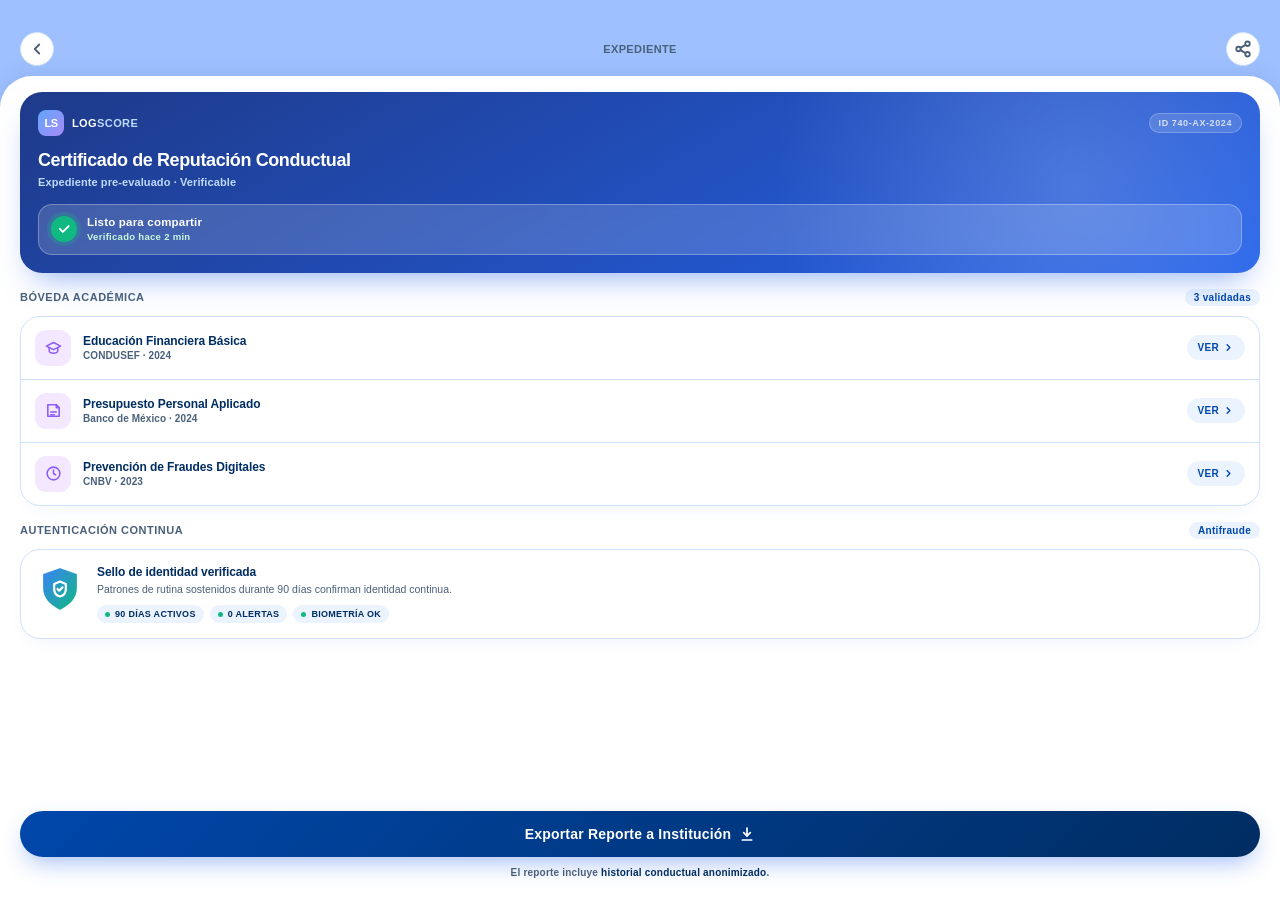
<file: mobile-app-mockup/page7.html>
<!DOCTYPE html>
<html lang="es">

<head>
    <meta charset="UTF-8">
    <meta name="viewport" content="width=device-width, initial-scale=1.0">
    <title>LogScore — Expediente Pre-evaluado</title>
    <link rel="stylesheet" href="pages-styles/app.css">
    <link rel="stylesheet" href="pages-styles/page7.css">
</head>

<body>
    <div class="screen">

        <!-- Top bar -->
        <div class="top-bar">
            <button class="icon-btn" aria-label="Volver" id="backBtn">
                <svg viewBox="0 0 24 24" width="18" height="18" fill="none" stroke="currentColor" stroke-width="2.4"
                    stroke-linecap="round" stroke-linejoin="round">
                    <path d="M15 18l-6-6 6-6" />
                </svg>
            </button>

            <span class="step">Expediente</span>

            <button class="icon-btn" aria-label="Compartir">
                <svg viewBox="0 0 24 24" width="18" height="18" fill="none" stroke="currentColor" stroke-width="2.4"
                    stroke-linecap="round" stroke-linejoin="round">
                    <circle cx="18" cy="5" r="3" />
                    <circle cx="6" cy="12" r="3" />
                    <circle cx="18" cy="19" r="3" />
                    <path d="M8.6 13.5l6.8 4M15.4 6.5l-6.8 4" />
                </svg>
            </button>
        </div>

        <!-- Contenido -->
        <div class="content sheet">

            <!-- Certificado ejecutivo -->
            <div class="certificate">
                <div class="cert-top">
                    <div class="cert-brand">
                        <span class="mark">LS</span>
                        <span class="name">Log<span>Score</span></span>
                    </div>
                    <span class="cert-id">ID 740-AX-2024</span>
                </div>

                <h2 class="cert-title">Certificado de Reputación Conductual</h2>
                <p class="cert-sub">Expediente pre-evaluado · Verificable</p>

                <div class="cert-ready">
                    <div class="check">
                        <svg viewBox="0 0 24 24" fill="none" stroke="currentColor" stroke-width="3.2"
                            stroke-linecap="round" stroke-linejoin="round">
                            <path d="M5 12l5 5L20 7" />
                        </svg>
                    </div>
                    <div class="txt">
                        Listo para compartir
                        <small>Verificado hace 2 min</small>
                    </div>
                </div>
            </div>

            <!-- Bóveda académica -->
            <div class="section-head">
                <h4>Bóveda académica</h4>
                <span class="count">3 validadas</span>
            </div>

            <div class="vault-list">
                <div class="vault-item">
                    <div class="vault-icon">
                        <svg viewBox="0 0 24 24" fill="none" stroke="currentColor" stroke-width="2.2"
                            stroke-linecap="round" stroke-linejoin="round">
                            <path d="M22 10L12 5 2 10l10 5 10-5z" />
                            <path d="M6 12v5c0 1.5 3 3 6 3s6-1.5 6-3v-5" />
                        </svg>
                    </div>
                    <div class="vault-body">
                        <div class="vault-title">Educación Financiera Básica</div>
                        <div class="vault-issuer">CONDUSEF · 2024</div>
                    </div>
                    <button class="vault-view" data-cert="Educación Financiera Básica">
                        Ver
                        <svg viewBox="0 0 24 24" fill="none" stroke="currentColor" stroke-width="3"
                            stroke-linecap="round" stroke-linejoin="round">
                            <path d="M9 18l6-6-6-6" />
                        </svg>
                    </button>
                </div>

                <div class="vault-item">
                    <div class="vault-icon">
                        <svg viewBox="0 0 24 24" fill="none" stroke="currentColor" stroke-width="2.2"
                            stroke-linecap="round" stroke-linejoin="round">
                            <path d="M4 4h12l4 4v12H4z" />
                            <path d="M16 4v4h4" />
                            <path d="M8 14h8M8 18h5" />
                        </svg>
                    </div>
                    <div class="vault-body">
                        <div class="vault-title">Presupuesto Personal Aplicado</div>
                        <div class="vault-issuer">Banco de México · 2024</div>
                    </div>
                    <button class="vault-view" data-cert="Presupuesto Personal Aplicado">
                        Ver
                        <svg viewBox="0 0 24 24" fill="none" stroke="currentColor" stroke-width="3"
                            stroke-linecap="round" stroke-linejoin="round">
                            <path d="M9 18l6-6-6-6" />
                        </svg>
                    </button>
                </div>

                <div class="vault-item">
                    <div class="vault-icon">
                        <svg viewBox="0 0 24 24" fill="none" stroke="currentColor" stroke-width="2.2"
                            stroke-linecap="round" stroke-linejoin="round">
                            <circle cx="12" cy="12" r="9" />
                            <path d="M12 7v5l3 2" />
                        </svg>
                    </div>
                    <div class="vault-body">
                        <div class="vault-title">Prevención de Fraudes Digitales</div>
                        <div class="vault-issuer">CNBV · 2023</div>
                    </div>
                    <button class="vault-view" data-cert="Prevención de Fraudes Digitales">
                        Ver
                        <svg viewBox="0 0 24 24" fill="none" stroke="currentColor" stroke-width="3"
                            stroke-linecap="round" stroke-linejoin="round">
                            <path d="M9 18l6-6-6-6" />
                        </svg>
                    </button>
                </div>
            </div>

            <!-- Autenticación continua -->
            <div class="section-head">
                <h4>Autenticación continua</h4>
                <span class="count">Antifraude</span>
            </div>

            <div class="auth-card">
                <div class="auth-seal">
                    <svg viewBox="0 0 48 48" fill="none">
                        <defs>
                            <linearGradient id="sealGrad" x1="0" y1="0" x2="1" y2="1">
                                <stop offset="0%" stop-color="#3B82F6" />
                                <stop offset="100%" stop-color="#10B981" />
                            </linearGradient>
                        </defs>
                        <path d="M24 3l17 6v14c0 10-7 17-17 22C14 40 7 33 7 23V9l17-6z" fill="url(#sealGrad)" />
                        <path d="M24 3l17 6v14c0 10-7 17-17 22C14 40 7 33 7 23V9l17-6z" fill="none"
                            stroke="rgba(255,255,255,0.25)" stroke-width="1" />
                    </svg>
                    <div class="seal-icon">
                        <svg viewBox="0 0 24 24" fill="none" stroke="currentColor" stroke-width="2.6"
                            stroke-linecap="round" stroke-linejoin="round">
                            <path d="M12 3l7 3v6c0 4.5-3 8-7 9-4-1-7-4.5-7-9V6l7-3z" />
                            <path d="M9 12l2 2 4-4" />
                        </svg>
                    </div>
                </div>

                <div class="auth-body">
                    <div class="auth-title">Sello de identidad verificada</div>
                    <p class="auth-desc">
                        Patrones de rutina sostenidos durante 90 días confirman identidad continua.
                    </p>
                    <div class="auth-metrics">
                        <span class="auth-metric"><span class="dot"></span> 90 días activos</span>
                        <span class="auth-metric"><span class="dot"></span> 0 alertas</span>
                        <span class="auth-metric"><span class="dot"></span> Biometría ok</span>
                    </div>
                </div>
            </div>

        </div>

        <!-- CTA Exportar -->
        <div class="footer-cta">
            <button class="btn-export" id="exportBtn">
                Exportar Reporte a Institución
                <svg viewBox="0 0 24 24" width="16" height="16" fill="none" stroke="currentColor" stroke-width="2.6"
                    stroke-linecap="round" stroke-linejoin="round">
                    <path d="M12 3v12" />
                    <path d="M7 10l5 5 5-5" />
                    <path d="M5 21h14" />
                </svg>
            </button>
            <p class="export-note">
                El reporte incluye <strong>historial conductual anonimizado</strong>.
            </p>
        </div>

    </div>

    <script src="pages-scripts/app.js"></script>
    <script src="pages-scripts/page7.js"></script>
</body>

</html>
</file>
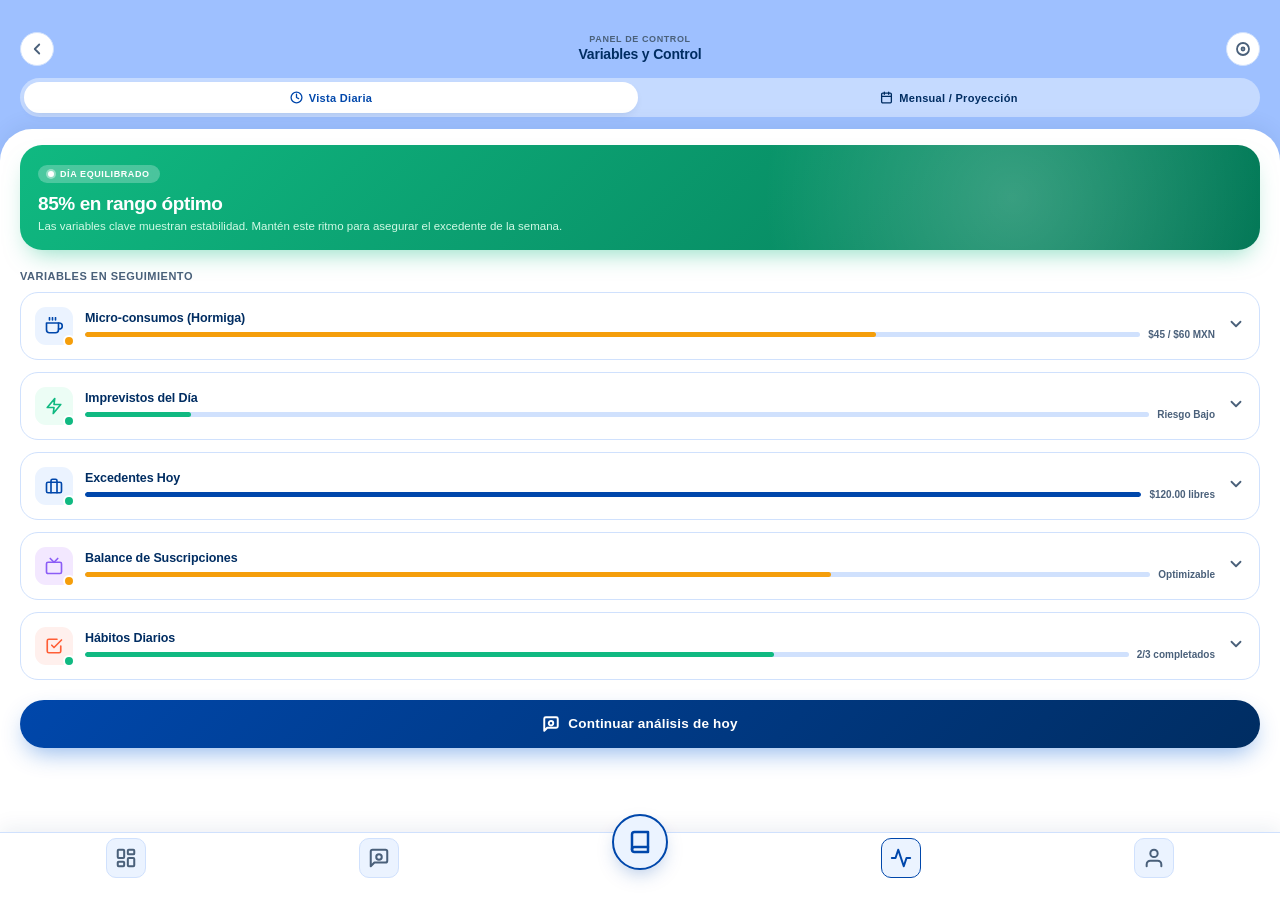
<file: mobile-app-mockup/page8.html>
<!DOCTYPE html>
<html lang="es">

<head>
    <meta charset="UTF-8">
    <meta name="viewport" content="width=device-width, initial-scale=1.0">
    <title>LogScore — Variables y Control Diario</title>
    <link rel="stylesheet" href="pages-styles/app.css">
    <link rel="stylesheet" href="pages-styles/page8.css">
</head>

<body>
    <div class="screen">

        <!-- Top bar -->
        <div class="top-bar">
            <button class="icon-btn" aria-label="Volver" id="backBtn">
                <svg viewBox="0 0 24 24" width="18" height="18" fill="none" stroke="currentColor" stroke-width="2.4"
                    stroke-linecap="round" stroke-linejoin="round">
                    <path d="M15 18l-6-6 6-6" />
                </svg>
            </button>

            <div class="title-block">
                <span class="label">Panel de control</span>
                <span class="title">Variables y Control</span>
            </div>

            <button class="icon-btn" aria-label="Configuración">
                <svg viewBox="0 0 24 24" width="18" height="18" fill="none" stroke="currentColor" stroke-width="2.4"
                    stroke-linecap="round" stroke-linejoin="round">
                    <path d="M12 20a8 8 0 1 0 0-16 8 8 0 0 0 0 16z" />
                    <path d="M12 14a2 2 0 1 0 0-4 2 2 0 0 0 0 4z" />
                </svg>
            </button>
        </div>

        <!-- Filtro de vista -->
        <div class="mode-tabs on-blue" role="tablist">
            <button class="mode-tab active" role="tab" aria-selected="true">
                <svg viewBox="0 0 24 24" width="14" height="14" fill="none" stroke="currentColor" stroke-width="2.4"
                    stroke-linecap="round" stroke-linejoin="round">
                    <circle cx="12" cy="12" r="10" />
                    <polyline points="12 6 12 12 16 14" />
                </svg>
                Vista Diaria
            </button>
            <button class="mode-tab" role="tab" aria-selected="false">
                <svg viewBox="0 0 24 24" width="14" height="14" fill="none" stroke="currentColor" stroke-width="2.4"
                    stroke-linecap="round" stroke-linejoin="round">
                    <rect x="3" y="4" width="18" height="18" rx="2" ry="2" />
                    <line x1="16" y1="2" x2="16" y2="6" />
                    <line x1="8" y1="2" x2="8" y2="6" />
                    <line x1="3" y1="10" x2="21" y2="10" />
                </svg>
                Mensual / Proyección
            </button>
        </div>

        <!-- Contenido -->
        <div class="content sheet with-bottom-bar">

            <!-- Resumen rápido -->
            <div class="summary-hero">
                <div class="status-badge">
                    <span class="dot"></span> Día equilibrado
                </div>
                <h2>85% en rango óptimo</h2>
                <p>Las variables clave muestran estabilidad. Mantén este ritmo para asegurar el excedente de la semana.
                </p>
            </div>

            <div class="section-head">
                <h4>Variables en Seguimiento</h4>
            </div>

            <!-- Tarjeta 1: Gastos Hormiga -->
            <div class="var-card">
                <div class="var-head">
                    <div class="var-icon-wrap">
                        <div class="var-icon">
                            <svg viewBox="0 0 24 24" fill="none" stroke="currentColor" stroke-width="2.2"
                                stroke-linecap="round" stroke-linejoin="round">
                                <path d="M18 8h1a4 4 0 0 1 0 8h-1" />
                                <path d="M2 8h16v9a4 4 0 0 1-4 4H6a4 4 0 0 1-4-4V8z" />
                                <line x1="6" y1="1" x2="6" y2="4" />
                                <line x1="10" y1="1" x2="10" y2="4" />
                                <line x1="14" y1="1" x2="14" y2="4" />
                            </svg>
                        </div>
                        <div class="status-dot yellow"></div>
                    </div>
                    <div class="var-info">
                        <div class="var-title">Micro-consumos (Hormiga)</div>
                        <div class="var-progress">
                            <div class="mini-track">
                                <div class="mini-fill yellow" style="width: 75%"></div>
                            </div>
                            <span class="var-val">$45 / $60 MXN</span>
                        </div>
                    </div>
                    <div class="var-chevron">
                        <svg viewBox="0 0 24 24" width="18" height="18" fill="none" stroke="currentColor"
                            stroke-width="2.4" stroke-linecap="round" stroke-linejoin="round">
                            <polyline points="6 9 12 15 18 9" />
                        </svg>
                    </div>
                </div>
                <div class="var-body">
                    <div class="var-detail">
                        Consumo detectado por geolocalización hoy: <br>
                        <strong>• Cafetería local ($45.00)</strong>. Estás a $15 de tu límite diario recomendado para
                        ocio no esencial.
                    </div>
                    <button class="btn-action outline">
                        <svg viewBox="0 0 24 24" width="14" height="14" fill="none" stroke="currentColor"
                            stroke-width="2.4" stroke-linecap="round" stroke-linejoin="round">
                            <line x1="12" y1="5" x2="12" y2="19" />
                            <line x1="5" y1="12" x2="19" y2="12" />
                        </svg>
                        Registrar micro-gasto manual
                    </button>
                </div>
            </div>

            <!-- Tarjeta 2: Imprevistos -->
            <div class="var-card">
                <div class="var-head">
                    <div class="var-icon-wrap">
                        <div class="var-icon"
                            style="background: var(--ls-green-light); color: var(--ls-green-vibrant);">
                            <svg viewBox="0 0 24 24" fill="none" stroke="currentColor" stroke-width="2.2"
                                stroke-linecap="round" stroke-linejoin="round">
                                <path d="M13 2L3 14h9l-1 8 10-12h-9l1-8z" />
                            </svg>
                        </div>
                        <div class="status-dot green"></div>
                    </div>
                    <div class="var-info">
                        <div class="var-title">Imprevistos del Día</div>
                        <div class="var-progress">
                            <div class="mini-track">
                                <div class="mini-fill green" style="width: 10%"></div>
                            </div>
                            <span class="var-val">Riesgo Bajo</span>
                        </div>
                    </div>
                    <div class="var-chevron">
                        <svg viewBox="0 0 24 24" width="18" height="18" fill="none" stroke="currentColor"
                            stroke-width="2.4" stroke-linecap="round" stroke-linejoin="round">
                            <polyline points="6 9 12 15 18 9" />
                        </svg>
                    </div>
                </div>
                <div class="var-body">
                    <div class="var-detail">
                        <strong>Cero alertas activas hoy.</strong><br>
                        En caso de evento inesperado, repórtalo para activar un plan de amortiguación sobre tus
                        excedentes semanales.
                    </div>
                    <button class="btn-action outline">
                        <svg viewBox="0 0 24 24" width="14" height="14" fill="none" stroke="currentColor"
                            stroke-width="2.4" stroke-linecap="round" stroke-linejoin="round">
                            <circle cx="12" cy="12" r="10" />
                            <line x1="12" y1="8" x2="12" y2="12" />
                            <line x1="12" y1="16" x2="12.01" y2="16" />
                        </svg>
                        Registrar imprevisto
                    </button>
                </div>
            </div>

            <!-- Tarjeta 3: Excedentes -->
            <div class="var-card">
                <div class="var-head">
                    <div class="var-icon-wrap">
                        <div class="var-icon" style="background: var(--ls-blue-light); color: var(--ls-blue-vibrant);">
                            <svg viewBox="0 0 24 24" fill="none" stroke="currentColor" stroke-width="2.2"
                                stroke-linecap="round" stroke-linejoin="round">
                                <path d="M20 7H4a2 2 0 0 0-2 2v10a2 2 0 0 0 2 2h16a2 2 0 0 0 2-2V9a2 2 0 0 0-2-2z" />
                                <path d="M16 21V5a2 2 0 0 0-2-2h-4a2 2 0 0 0-2 2v16" />
                            </svg>
                        </div>
                        <div class="status-dot green"></div>
                    </div>
                    <div class="var-info">
                        <div class="var-title">Excedentes Hoy</div>
                        <div class="var-progress">
                            <div class="mini-track">
                                <div class="mini-fill blue" style="width: 100%"></div>
                            </div>
                            <span class="var-val">$120.00 libres</span>
                        </div>
                    </div>
                    <div class="var-chevron">
                        <svg viewBox="0 0 24 24" width="18" height="18" fill="none" stroke="currentColor"
                            stroke-width="2.4" stroke-linecap="round" stroke-linejoin="round">
                            <polyline points="6 9 12 15 18 9" />
                        </svg>
                    </div>
                </div>
                <div class="var-body">
                    <div class="var-detail">
                        Dinero sobrante estimado tras gastos esenciales. <br>
                        <strong>Proyección de mañana:</strong> $150.00 MXN si mantienes tu rutina.
                    </div>
                    <button class="btn-action primary">
                        <svg viewBox="0 0 24 24" width="14" height="14" fill="none" stroke="currentColor"
                            stroke-width="2.4" stroke-linecap="round" stroke-linejoin="round">
                            <path d="M12 2v20M17 5H9.5a3.5 3.5 0 0 0 0 7h5a3.5 3.5 0 0 1 0 7H6" />
                        </svg>
                        Asignar excedente a meta
                    </button>
                </div>
            </div>

            <!-- Tarjeta 4: Suscripciones -->
            <div class="var-card">
                <div class="var-head">
                    <div class="var-icon-wrap">
                        <div class="var-icon"
                            style="background: var(--ls-purple-light); color: var(--ls-purple-vibrant);">
                            <svg viewBox="0 0 24 24" fill="none" stroke="currentColor" stroke-width="2.2"
                                stroke-linecap="round" stroke-linejoin="round">
                                <rect x="2" y="7" width="20" height="15" rx="2" ry="2" />
                                <polyline points="17 2 12 7 7 2" />
                            </svg>
                        </div>
                        <div class="status-dot yellow"></div>
                    </div>
                    <div class="var-info">
                        <div class="var-title">Balance de Suscripciones</div>
                        <div class="var-progress">
                            <div class="mini-track">
                                <div class="mini-fill yellow" style="width: 70%"></div>
                            </div>
                            <span class="var-val">Optimizable</span>
                        </div>
                    </div>
                    <div class="var-chevron">
                        <svg viewBox="0 0 24 24" width="18" height="18" fill="none" stroke="currentColor"
                            stroke-width="2.4" stroke-linecap="round" stroke-linejoin="round">
                            <polyline points="6 9 12 15 18 9" />
                        </svg>
                    </div>
                </div>
                <div class="var-body">
                    <div class="var-detail">
                        Ratio actual: <strong>70% Ocio (Streaming, Juegos) / 30% Productividad (IA,
                            Cursos).</strong><br>
                        Tienes 2 servicios sin uso reciente detectado.
                    </div>
                    <button class="btn-action outline">
                        Ver análisis de suscripciones
                    </button>
                </div>
            </div>

            <!-- Tarjeta 5: Rutinas -->
            <div class="var-card">
                <div class="var-head">
                    <div class="var-icon-wrap">
                        <div class="var-icon"
                            style="background: var(--ls-orange-light); color: var(--ls-orange-vibrant);">
                            <svg viewBox="0 0 24 24" fill="none" stroke="currentColor" stroke-width="2.2"
                                stroke-linecap="round" stroke-linejoin="round">
                                <path d="M9 11l3 3L22 4" />
                                <path d="M21 12v7a2 2 0 0 1-2 2H5a2 2 0 0 1-2-2V5a2 2 0 0 1 2-2h11" />
                            </svg>
                        </div>
                        <div class="status-dot green"></div>
                    </div>
                    <div class="var-info">
                        <div class="var-title">Hábitos Diarios</div>
                        <div class="var-progress">
                            <div class="mini-track">
                                <div class="mini-fill green" style="width: 66%"></div>
                            </div>
                            <span class="var-val">2/3 completados</span>
                        </div>
                    </div>
                    <div class="var-chevron">
                        <svg viewBox="0 0 24 24" width="18" height="18" fill="none" stroke="currentColor"
                            stroke-width="2.4" stroke-linecap="round" stroke-linejoin="round">
                            <polyline points="6 9 12 15 18 9" />
                        </svg>
                    </div>
                </div>
                <div class="var-body">
                    <div class="habit-row">
                        <span class="habit-text">Sin compras e-commerce fuera de presupuesto hoy</span>
                        <div class="switch on" role="button" tabindex="0" aria-pressed="true"></div>
                    </div>
                    <div class="habit-row">
                        <span class="habit-text">Escaneo de ticket principal completado</span>
                        <div class="switch on" role="button" tabindex="0" aria-pressed="true"></div>
                    </div>
                    <div class="habit-row">
                        <span class="habit-text">Breve registro conversacional nocturno</span>
                        <div class="switch" role="button" tabindex="0" aria-pressed="false"></div>
                    </div>
                </div>
            </div>

            <!-- CTA inferior -->
            <div class="main-cta-container">
                <button class="btn-main" onclick="window.location.href='page5.html'">
                    <svg viewBox="0 0 24 24" width="18" height="18" fill="none" stroke="currentColor" stroke-width="2.6"
                        stroke-linecap="round" stroke-linejoin="round">
                        <path d="M21 15a2 2 0 0 1-2 2H7l-4 4V5a2 2 0 0 1 2-2h14a2 2 0 0 1 2 2z" />
                        <circle cx="12" cy="11" r="3" />
                    </svg>
                    Continuar análisis de hoy
                </button>
            </div>

        </div>

        <!-- Bottom nav -->
        <nav class="bottom-bar">
            <a href="page4.html">
                <button class="nav-item" aria-label="Dashboard">
                    <svg viewBox="0 0 24 24" fill="none" stroke="currentColor" stroke-linejoin="round">
                        <rect x="3" y="3" width="7" height="9" rx="1" />
                        <rect x="14" y="3" width="7" height="5" rx="1" />
                        <rect x="14" y="12" width="7" height="9" rx="1" />
                        <rect x="3" y="16" width="7" height="5" rx="1" />
                    </svg>
                </button>
            </a>

            <a href="page5.html">
                <button class="nav-item" aria-label="Chat y Escáner">
                    <svg viewBox="0 0 24 24" fill="none" stroke="currentColor" stroke-linecap="round"
                        stroke-linejoin="round">
                        <path d="M21 15a2 2 0 0 1-2 2H7l-4 4V5a2 2 0 0 1 2-2h14a2 2 0 0 1 2 2z" />
                        <circle cx="12" cy="11" r="3" />
                    </svg>
                </button>
            </a>

            <a href="page6.html">
                <button class="nav-item center-fab" aria-label="Metas y Pruebas de Estrés">
                    <svg viewBox="0 0 24 24" fill="none" stroke="currentColor" stroke-linecap="round"
                        stroke-linejoin="round">
                        <path d="M4 19.5A2.5 2.5 0 0 1 6.5 17H20" />
                        <path d="M6.5 2H20v20H6.5A2.5 2.5 0 0 1 4 19.5v-15A2.5 2.5 0 0 1 6.5 2z" />
                    </svg>
                </button>
            </a>

            <a href="#">
                <button class="nav-item active" aria-label="Variables a Trackear">
                    <svg viewBox="0 0 24 24" fill="none" stroke="currentColor" stroke-linecap="round"
                        stroke-linejoin="round">
                        <polyline points="22 12 18 12 15 21 9 3 6 12 2 12" />
                    </svg>
                </button>
            </a>

            <a href="page7.html">
                <button class="nav-item" aria-label="Perfil">
                    <svg viewBox="0 0 24 24" fill="none" stroke="currentColor" stroke-linecap="round"
                        stroke-linejoin="round">
                        <path d="M20 21v-2a4 4 0 0 0-4-4H8a4 4 0 0 0-4 4v2" />
                        <circle cx="12" cy="7" r="4" />
                    </svg>
                </button>
            </a>
        </nav>

    </div>

    <script src="pages-scripts/app.js"></script>
    <script src="pages-scripts/page8.js"></script>
</body>

</html>
</file>
<file: styles/global.css>
/* --- Reset --- */
* {
    margin: 0;
    padding: 0;
    box-sizing: border-box;
}

/* --- Variables globales (paleta compartida) --- */
:root {
    --primary: #0075ea;
    --primary-dark: #050c66;
    --secondary: #2e017b;
    --accent: #d13c3c;
    --text-dark: #000000;
    --text-muted: #333333;
    --bg-light: #ffffff;

    /* Tintes sutiles reutilizables */
    --tint-blue: #f4f9ff;
    --tint-violet: #f8f6ff;
    --tint-mixed: #f5f8ff;
    --tint-dark: #0f172a;
}

/* --- Tipografía base --- */
body {
    font-family: 'Plus Jakarta Sans', sans-serif;
    color: var(--text-dark);
    line-height: 1.6;
    overflow-x: hidden;
}

/* --- Botones genéricos (base compartida) --- */
.btn {
    display: inline-flex;
    align-items: center;
    gap: 0.5rem;
    padding: 0.7rem 1.3rem;
    border: none;
    border-radius: 12px;
    font-size: 0.9rem;
    font-weight: 600;
    cursor: pointer;
    transition: all 0.2s ease;
    font-family: inherit;
}

.btn-primary {
    background: linear-gradient(135deg, var(--primary), var(--primary-dark));
    color: #fff;
    box-shadow: 0 4px 12px rgba(0, 117, 234, 0.25);
}

.btn-primary:hover {
    background: linear-gradient(135deg, var(--primary-dark), var(--primary));
    transform: translateY(-2px);
    box-shadow: 0 6px 18px rgba(0, 117, 234, 0.35);
}

.btn-ghost {
    background: rgba(255, 255, 255, 0.7);
    color: #1e293b;
    border: 1px solid rgba(37, 99, 235, 0.2);
    backdrop-filter: blur(8px);
}

.btn-ghost:hover {
    background: rgba(255, 255, 255, 0.95);
    transform: translateY(-1px);
}

/* --- Contenedor centrado tipo "section" --- */
.container {
    max-width: 1100px;
    margin: 0 auto;
}

/* --- Header de sección (título + subtítulo centrado) --- */
.section-header {
    text-align: center;
    margin-bottom: 2.5rem;
}

.section-header h2 {
    font-size: 2.1rem;
    font-weight: 800;
}

.section-header p {
    color: var(--text-muted);
    font-size: 1rem;
}

/* --- Pill list (chips tipo etiqueta) --- */
.pill-list {
    display: flex;
    flex-wrap: wrap;
    gap: 0.7rem;
    margin-top: 0.9rem;
}

.pill-item {
    background: #ffffff;
    padding: 0.55rem 1.1rem;
    border-radius: 999px;
    font-size: 0.88rem;
    font-weight: 600;
    color: var(--text-dark);
    box-shadow: 0 4px 10px rgba(0, 0, 0, 0.04);
    border: 1px solid rgba(37, 99, 235, 0.15);
    display: flex;
    align-items: center;
    gap: 0.5rem;
}

.pill-item::before {
    content: '•';
    color: var(--primary);
    font-size: 1.2rem;
}

/* ==========================================================
   Responsive compartido (breakpoint general)
   ========================================================== */
@media (max-width: 900px) {
    .section-header {
        margin-bottom: 1.75rem;
    }

    .section-header h2 {
        font-size: clamp(1.6rem, 7vw, 2.1rem);
        line-height: 1.2;
    }

    .section-header p {
        font-size: 0.9rem;
        margin-top: 0.4rem;
    }

    .pill-list {
        gap: 0.5rem;
    }

    .pill-item {
        padding: 0.45rem 0.75rem;
        font-size: 0.75rem;
        line-height: 1.3;
    }
}
</file>
<file: styles/home.css>
html {
    scroll-behavior: smooth;
}

body {
    font-family: 'Plus Jakarta Sans', sans-serif;
    background-color: var(--bg-light);
}

/* --- MENÚ FLOTANTE --- */
header {
    position: fixed;
    top: 0;
    left: 0;
    transform: none;
    width: 100%;
    z-index: 1000;
}

nav {
    background: rgba(255, 255, 255, 0.95);
    backdrop-filter: blur(16px);
    -webkit-backdrop-filter: blur(16px);
    border-bottom: 1px solid rgba(0, 0, 0, 0.05);
    border-radius: 0;
    padding: 1rem 2rem;
    display: flex;
    align-items: center;
    justify-content: space-between;
    box-shadow: 0 4px 15px rgba(0, 0, 0, 0.05);
}

.logo {
    font-weight: 800;
    font-size: 1.3rem;
    text-decoration: none;
    color: var(--text-dark);
    display: flex;
    align-items: center;
    gap: 0;
}

.logo span {
    color: var(--primary);
}

.nav-links {
    display: flex;
    gap: 2rem;
    list-style: none;
}

.nav-links a {
    text-decoration: none;
    color: var(--text-muted);
    font-weight: 600;
    font-size: 0.95rem;
    transition: color 0.3s;
}

.nav-links a:hover {
    color: var(--primary);
}

.btn-nav {
    background: linear-gradient(135deg, var(--primary), var(--primary-dark));
    color: white;
    padding: 0.6rem 1.4rem;
    border-radius: 999px;
    text-decoration: none;
    font-weight: 700;
    font-size: 0.9rem;
    box-shadow: 0 4px 15px rgba(60, 157, 209, 0.3);
    transition: transform 0.2s;
}

.btn-nav:hover {
    transform: scale(1.05);
}

/* --- HERO SECTION --- */
.hero {
    position: relative;
    padding: 9rem 2rem 5rem;
    background: linear-gradient(135deg, #e0f0fe 0%, #dbeafe 50%, #f3e8ff 100%);
    overflow: hidden;
}

.hero-shape-bg {
    position: absolute;
    top: -10%;
    right: -5%;
    width: 550px;
    height: 550px;
    background: linear-gradient(135deg, rgba(37, 99, 235, 0.15), rgba(168, 85, 247, 0.15));
    clip-path: polygon(30% 0%, 70% 0%, 100% 30%, 100% 70%, 70% 100%, 30% 100%, 0% 70%, 0% 30%);
    border-radius: 40% 60% 70% 30% / 40% 50% 60% 70%;
    animation: floatShape 8s ease-in-out infinite alternate;
    z-index: 1;
}

@keyframes floatShape {
    0% {
        transform: translateY(0) rotate(0deg);
    }

    100% {
        transform: translateY(30px) rotate(15deg);
    }
}

.hero-container {
    max-width: 1100px;
    margin: 0 auto;
    display: grid;
    grid-template-columns: 1fr 1fr;
    align-items: center;
    gap: 4rem;
    position: relative;
    z-index: 2;
}

.badge-pill {
    display: inline-block;
    background: rgba(255, 255, 255, 0.8);
    border: 1px solid rgba(37, 99, 235, 0.2);
    padding: 0.4rem 1.2rem;
    border-radius: 999px;
    color: var(--primary);
    font-weight: 700;
    font-size: 0.85rem;
    margin-bottom: 1.5rem;
}

.hero-text h1 {
    font-size: 3.2rem;
    font-weight: 800;
    line-height: 1.15;
    margin-bottom: 1.2rem;
    letter-spacing: -0.02em;
}

.hero-text h1 span {
    background: linear-gradient(135deg, var(--primary), var(--secondary));
    -webkit-background-clip: text;
    -webkit-text-fill-color: transparent;
}

.hero-text p {
    font-size: 1.1rem;
    color: var(--text-muted);
    margin-bottom: 2rem;
}

/* --- BOTÓN GRANDE DEMO INTERACTIVA --- */
.btn-demo-hero {
    display: inline-flex;
    align-items: center;
    gap: 0.75rem;
    background: linear-gradient(135deg, var(--primary), var(--primary-dark));
    color: white;
    font-size: 1.15rem;
    font-weight: 800;
    padding: 1.1rem 2.2rem;
    border-radius: 999px;
    text-decoration: none;
    box-shadow: 0 10px 25px rgba(37, 99, 235, 0.4);
    transition: all 0.3s ease;
    animation: rapid-squeeze 2s infinite ease-in-out;
    transform-origin: center;
}

.btn-demo-hero:hover {
    transform: translateY(-3px) scale(1.03);
    box-shadow: 0 15px 30px rgba(37, 99, 235, 0.5);
}

@keyframes rapid-squeeze {

    0%,
    100% {
        transform: scale(1) scale(1, 1);
    }

    15% {
        transform: scale(1.05) scale(1.1, 0.9);
    }

    30% {
        transform: scale(1.08) scale(0.92, 1.08);
    }

    45% {
        transform: scale(1.05) scale(1.04, 0.96);
    }

    60% {
        transform: scale(1) scale(1, 1);
    }
}

/* --- TARJETA RECORTADA LOGSCORE --- */
.blob-card {
    background: rgba(255, 255, 255, 0.85);
    backdrop-filter: blur(20px);
    padding: 3rem 2.5rem;
    border-radius: 40px 10px 40px 10px;
    box-shadow: 0 25px 50px -12px rgba(37, 99, 235, 0.15);
    border: 2px solid #ffffff;
    position: relative;
}

.blob-card-header {
    display: flex;
    align-items: center;
    gap: 1rem;
    margin-bottom: 1.5rem;
}

.blob-card-header svg {
    width: 45px;
    height: 45px;
}

.blob-card h3 {
    font-size: 1.8rem;
    font-weight: 800;
}

.blob-card h3 span {
    color: var(--primary);
}

.blob-card blockquote {
    font-size: 1.05rem;
    font-style: italic;
    color: var(--text-muted);
    border-left: 4px solid var(--primary);
    padding-left: 1rem;
    margin-bottom: 1.5rem;
}

/* ==========================================================
   WAVES SVG — CORREGIDAS
   El SVG se ancla al fondo de su contenedor y "fluye" hacia
   el color de la siguiente sección. El background del div
   contenedor debe ser el color de la sección ANTERIOR.
   ========================================================== */
.wave-divider {
    width: 100%;
    overflow: hidden;
    line-height: 0;
    display: block;
    margin: 0;
    padding: 0;
}

.wave-divider svg {
    display: block;
    width: 100%;
    height: 90px;
}

/* --- SECCIÓN 1: DOCUMENTACIÓN --- */
.docs-section {
    padding: 3rem 2rem 3.5rem;
    background: var(--tint-blue);
}

.docs-banner {
    background: linear-gradient(135deg, var(--primary-dark), #000000);
    color: white;
    border-radius: 40px;
    padding: 3rem 2.5rem;
    position: relative;
    overflow: hidden;
}

.docs-banner::after {
    content: '';
    position: absolute;
    top: -50%;
    right: -20%;
    width: 400px;
    height: 400px;
    background: radial-gradient(circle, rgba(60, 157, 209, 0.3) 0%, rgba(0, 0, 0, 0) 70%);
    border-radius: 50%;
}

.docs-grid-new {
    display: grid;
    grid-template-columns: repeat(4, 1fr);
    gap: 1.25rem;
    margin-top: 2rem;
    position: relative;
    z-index: 2;
}

.doc-card-new {
    background: rgba(255, 255, 255, 0.07);
    border: 1px solid rgba(255, 255, 255, 0.12);
    padding: 1.5rem 1.1rem;
    border-radius: 20px;
    backdrop-filter: blur(10px);
    transition: all 0.3s ease;
    text-align: center;
    display: flex;
    flex-direction: column;
    align-items: center;
    gap: 0.6rem;
}

.doc-card-new:hover {
    background: rgba(255, 255, 255, 0.15);
    transform: translateY(-5px);
}

.doc-card-new .icon {
    font-size: 1.9rem;
    line-height: 1;
}

.doc-card-new h4 {
    font-size: 0.98rem;
    margin-bottom: 0.1rem;
    color: var(--primary);
}

.doc-card-new p {
    font-size: 0.78rem;
    color: #e2e8f0;
    margin-bottom: 0.6rem;
    flex-grow: 1;
    line-height: 1.4;
}

.doc-btn {
    display: inline-flex;
    align-items: center;
    gap: 0.4rem;
    background: rgba(255, 255, 255, 0.1);
    color: white;
    padding: 0.45rem 1rem;
    border-radius: 999px;
    text-decoration: none;
    font-weight: 700;
    font-size: 0.75rem;
    border: 1px solid rgba(255, 255, 255, 0.2);
    transition: all 0.3s ease;
    white-space: nowrap;
}

.doc-btn:hover {
    background: var(--primary);
    border-color: var(--primary);
    transform: scale(1.05);
}

/* --- SECCIÓN 2: EL PROYECTO --- */
.details-section {
    padding: 3rem 2rem 3.5rem;
    background: var(--tint-violet);
}

/* --- SECCIÓN 3: NUESTRO EQUIPO --- */
.team-section {
    padding: 3rem 2rem 4rem;
    background: var(--tint-mixed);
}

.team-grid {
    display: grid;
    grid-template-columns: repeat(3, 1fr);
    gap: 1.5rem;
    margin-bottom: 1.5rem;
}

.team-grid-institution {
    display: flex;
    justify-content: center;
}

.organic-card {
    background: #ffffff;
    padding: 1.75rem 1.5rem;
    border-radius: 24px;
    transition: all 0.3s ease;
    position: relative;
    border: 1px solid rgba(37, 99, 235, 0.1);
    display: flex;
    flex-direction: column;
    text-align: left;
    box-shadow: 0 6px 18px rgba(37, 99, 235, 0.05);
}

.organic-card:hover {
    transform: translateY(-6px);
    background: #ffffff;
    box-shadow: 0 18px 35px rgba(37, 99, 235, 0.12);
}

.organic-card h3 {
    font-size: 1.1rem;
    font-weight: 800;
    margin-bottom: 0.2rem;
    line-height: 1.3;
}

.organic-card .role {
    font-size: 0.78rem;
    color: var(--primary);
    font-weight: 700;
    margin-bottom: 0.65rem;
    text-transform: uppercase;
    letter-spacing: 0.5px;
}

.organic-card p {
    font-size: 0.86rem;
    color: var(--text-muted);
    line-height: 1.5;
}

.organic-card .institution-detail {
    font-size: 0.8rem;
    color: var(--text-muted);
    margin-top: 0.5rem;
    font-weight: 600;
}

.institution-card {
    background: white;
    border: 1px solid rgba(37, 99, 235, 0.15);
    border-radius: 24px;
    padding: 1.75rem 2.5rem;
    max-width: 800px;
    width: 100%;
    text-align: center;
    box-shadow: 0 6px 18px rgba(37, 99, 235, 0.05);
}

.institution-card h3 {
    font-size: 1.2rem;
    font-weight: 800;
    margin-bottom: 0.25rem;
}

.institution-card .role {
    font-size: 0.8rem;
    color: var(--primary);
    font-weight: 700;
    margin-bottom: 0.65rem;
    text-transform: uppercase;
    letter-spacing: 0.5px;
}

.institution-card p {
    font-size: 0.9rem;
    color: var(--text-muted);
    line-height: 1.5;
}

.institution-card .institution-detail {
    font-size: 0.83rem;
    color: var(--text-muted);
    margin-top: 0.5rem;
    font-weight: 600;
}

/* --- FOOTER --- */
footer {
    background: #0f172a;
    color: white;
    padding: 2.5rem 2rem;
    text-align: center;
    border-top: 1px solid rgba(255, 255, 255, 0.1);
}

footer p {
    color: #94a3b8;
    font-size: 0.9rem;
}

/* ==========================================================
   Responsive específico de la landing
   ========================================================== */
@media (max-width: 900px) {
    header {
        top: 0.75rem;
        width: calc(100% - 1.5rem);
    }

    nav {
        padding: 0.65rem 0.9rem;
        border-radius: 22px;
        gap: 0.75rem;
    }

    .logo {
        font-size: 1.05rem;
        white-space: nowrap;
    }

    .btn-nav {
        padding: 0.55rem 0.85rem;
        font-size: 0.78rem;
        white-space: nowrap;
    }

    .hero {
        padding: 7rem 1rem 3.5rem;
    }

    .hero-container {
        grid-template-columns: 1fr;
        text-align: center;
        gap: 2.25rem;
    }

    .hero-text h1 {
        font-size: clamp(2rem, 9vw, 3rem);
        line-height: 1.12;
    }

    .hero-text p {
        font-size: 0.98rem;
        line-height: 1.55;
    }

    .badge-pill {
        font-size: 0.72rem;
        padding: 0.4rem 0.85rem;
        margin-bottom: 1rem;
    }

    .btn-demo-hero {
        width: 100%;
        justify-content: center;
        padding: 0.95rem 1rem;
        font-size: 1rem;
    }

    .blob-card {
        padding: 1.6rem 1.25rem;
        border-radius: 28px 10px 28px 10px;
        text-align: left;
    }

    .blob-card-header {
        gap: 0.75rem;
        margin-bottom: 1.1rem;
    }

    .blob-card-header svg {
        width: 38px;
        height: 46px;
        flex-shrink: 0;
    }

    .blob-card h3 {
        font-size: 1.5rem;
    }

    .blob-card blockquote {
        font-size: 0.92rem;
        padding-left: 0.8rem;
    }

    .wave-divider svg {
        height: 45px;
    }

    .docs-section,
    .details-section,
    .team-section {
        padding: 2.25rem 1rem 2.75rem;
    }

    .docs-banner {
        border-radius: 26px;
        padding: 1.75rem 1.1rem;
    }

    .docs-banner>h2 {
        font-size: 1.4rem !important;
        line-height: 1.25;
    }

    .docs-banner>p {
        font-size: 0.88rem;
    }

    .docs-grid-new {
        grid-template-columns: 1fr 1fr;
        gap: 0.8rem;
        margin-top: 1.5rem;
    }

    .doc-card-new {
        padding: 1.1rem 0.8rem;
        border-radius: 16px;
    }

    .doc-card-new .icon {
        font-size: 1.6rem;
    }

    .doc-card-new h4 {
        font-size: 0.88rem;
    }

    .doc-card-new p {
        font-size: 0.75rem;
    }

    .doc-btn {
        font-size: 0.7rem;
        padding: 0.4rem 0.85rem;
    }

    /* La sección de público B2C/B2B usa un grid inline. */
    .details-section .container>div[style*="grid-template-columns"] {
        grid-template-columns: 1fr !important;
        gap: 1rem !important;
        margin-bottom: 2rem !important;
    }

    .details-section .container>div[style*="grid-template-columns"]>div {
        padding: 1.4rem !important;
        border-radius: 22px !important;
    }

    .details-section h3 {
        font-size: 1.15rem !important;
        line-height: 1.3;
    }

    .team-grid {
        grid-template-columns: 1fr;
        gap: 1rem;
    }

    .organic-card {
        padding: 1.4rem 1.25rem;
        border-radius: 20px;
    }

    .organic-card h3 {
        font-size: 1rem;
    }

    .organic-card .role {
        font-size: 0.73rem;
    }

    .organic-card p {
        font-size: 0.83rem;
    }

    .institution-card {
        padding: 1.4rem 1.25rem;
        border-radius: 20px;
    }

    .institution-card h3 {
        font-size: 1.05rem;
    }

    footer {
        padding: 1.75rem 1rem;
    }

    footer p {
        font-size: 0.78rem;
        line-height: 1.5;
    }

    .hero-shape-bg {
        width: 300px;
        height: 300px;
        right: -25%;
        top: 2%;
    }
}

@media (max-width: 420px) {
    .nav-links {
        display: none;
    }

    .btn-nav {
        font-size: 0.72rem;
        padding: 0.5rem 0.7rem;
    }

    .hero {
        padding-top: 6.5rem;
    }

    .blob-card-header svg {
        width: 34px;
        height: 42px;
    }

    .blob-card h3 {
        font-size: 1.35rem;
    }

    .docs-grid-new {
        grid-template-columns: 1fr;
    }
}
</file>
<file: styles/movile-viewer.css>
/* ==========================================================
   mobile-viewer.css — Estilos exclusivos de
   interactive-demo-viewer.html
   ========================================================== */

html,
body {
    height: 100%;
    overflow: hidden;
    font-family: 'Plus Jakarta Sans', sans-serif;
    background: linear-gradient(135deg, #e0f0fe 0%, #dbeafe 50%, #f3e8ff 100%);
    color: #1e293b;
}

/* --- Layout de 2 columnas --- */
.hero {
    display: grid;
    grid-template-columns: 1fr 1fr;
    align-items: center;
    height: 100vh;
    padding: 2rem 4rem;
    gap: 3rem;
    overflow: hidden;
}

/* --- Columna izquierda (info) --- */
.info {
    display: flex;
    flex-direction: column;
    gap: 1.25rem;
    max-width: 520px;
}

.badge {
    display: inline-flex;
    align-items: center;
    gap: 0.5rem;
    background: rgba(255, 255, 255, 0.8);
    color: var(--primary);
    padding: 0.4rem 0.9rem;
    border-radius: 999px;
    font-size: 0.85rem;
    font-weight: 700;
    border: 1px solid rgba(37, 99, 235, 0.2);
    width: fit-content;
}

.info h1 {
    font-size: clamp(2.2rem, 4vw, 3.4rem);
    line-height: 1.1;
    font-weight: 800;
    color: #0f172a;
    letter-spacing: -0.02em;
}

.info h1 span {
    background: linear-gradient(135deg, var(--primary), var(--secondary));
    -webkit-background-clip: text;
    -webkit-text-fill-color: transparent;
}

.subtitle {
    font-size: 0.9rem;
    font-weight: 700;
    text-transform: uppercase;
    letter-spacing: 0.1em;
    color: #64748b;
    margin-top: 0.6rem;
}

.info p {
    color: #334155;
    font-size: 1.05rem;
    line-height: 1.6;
    font-weight: 400;
}

.team-tag {
    font-size: 0.95rem;
    color: #475569;
}

.team-tag strong {
    color: #0f172a;
}

/* --- Controles del viewer --- */
.controls {
    display: flex;
    gap: 0.75rem;
    flex-wrap: wrap;
    margin-top: 0.5rem;
}

/* --- Selector de pantallas --- */
.screen-selector {
    display: flex;
    gap: 0.5rem;
    margin-top: 0.5rem;
    flex-wrap: wrap;
}

.screen-dot {
    width: 34px;
    height: 34px;
    border-radius: 50%;
    background: rgba(255, 255, 255, 0.65);
    border: 1px solid rgba(255, 255, 255, 0.85);
    color: #334155;
    font-size: 0.85rem;
    font-weight: 700;
    cursor: pointer;
    transition: all 0.2s ease;
    font-family: inherit;
}

.screen-dot:hover {
    background: rgba(37, 99, 235, 0.15);
    color: var(--primary);
}

.screen-dot.active {
    background: linear-gradient(135deg, var(--primary), var(--primary-dark));
    color: #fff;
    border-color: var(--primary);
    box-shadow: 0 0 12px rgba(37, 99, 235, 0.45);
}

/* --- Columna derecha: recuadro blanco --- */
.screen-wrapper {
    display: flex;
    justify-content: center;
    align-items: center;
    height: 100%;
    overflow: hidden;
}

/* --- Recuadro blanco rectangular --- */
.screen-frame {
    --screen-h: min(90vh, 780px);
    width: calc(var(--screen-h) * 0.48);
    height: var(--screen-h);
    background: #ffffff;
    border-radius: 24px;
    padding: 0;
    box-shadow:
        0 25px 50px -12px rgba(15, 23, 42, 0.25),
        0 0 0 2px rgba(255, 255, 255, 0.5);
    position: relative;
    flex-shrink: 0;
    overflow: hidden;
}

.screen-frame iframe {
    width: 100%;
    height: 100%;
    border: none;
    display: block;
}

/* ==========================================================
   Responsive exclusivo del viewer
   ========================================================== */
@media (max-width: 900px) {

    html,
    body {
        height: auto;
        min-height: 100%;
        overflow-x: hidden;
        overflow-y: auto;
    }

    .hero {
        min-height: 100vh;
        height: auto;
        grid-template-columns: 1fr;
        padding: 5.5rem 1rem 2rem;
        gap: 1.5rem;
        overflow: visible;
    }

    .info {
        width: 100%;
        max-width: none;
        text-align: center;
        align-items: center;
        gap: 0.85rem;
    }

    .badge {
        font-size: 0.72rem;
        padding: 0.35rem 0.75rem;
    }

    .info h1 {
        font-size: clamp(2rem, 10vw, 2.8rem);
    }

    .subtitle {
        font-size: 0.72rem;
        margin-top: 0.35rem;
    }

    .info p {
        max-width: 340px;
        font-size: 0.9rem;
        line-height: 1.45;
    }

    .team-tag {
        font-size: 0.8rem;
    }

    .controls {
        width: 100%;
        max-width: 360px;
        justify-content: center;
        gap: 0.5rem;
        margin-top: 0.25rem;
    }

    .btn {
        padding: 0.65rem 0.9rem;
        font-size: 0.78rem;
        flex: 1 1 auto;
    }

    .screen-selector {
        justify-content: center;
        margin-top: 0.15rem;
    }

    .screen-dot {
        width: 32px;
        height: 32px;
    }

    .screen-wrapper {
        width: 100%;
        height: auto;
        min-height: 0;
        overflow: visible;
        align-items: flex-start;
    }

    .screen-frame {
        --screen-w: min(82vw, 390px);
        width: var(--screen-w);
        height: calc(var(--screen-w) / 0.4615);
        border-radius: 20px;
    }
}

@media (max-width: 420px) {
    .hero {
        padding-left: 0.75rem;
        padding-right: 0.75rem;
        padding-top: 5rem;
        gap: 1.25rem;
    }

    .info h1 {
        font-size: 2.15rem;
    }

    .info p {
        font-size: 0.84rem;
        max-width: 310px;
    }

    .controls {
        max-width: 330px;
    }

    .btn {
        padding: 0.6rem 0.65rem;
        font-size: 0.72rem;
    }

    .screen-frame {
        --screen-w: min(86vw, 360px);
    }
}

@media (max-height: 700px) and (min-width: 901px) {
    .screen-frame {
        --screen-h: min(88vh, 620px);
    }

    .info h1 {
        font-size: 1.8rem;
    }

    .info p {
        font-size: 0.9rem;
    }
}

/* ==========================================================
   Marco de teléfono y botones físicos laterales
   ========================================================== */

.phone-body {
    position: relative;
    display: inline-block;
    flex-shrink: 0;
}

/* Marco negro tipo teléfono */
.phone-body .screen-frame {
    border: 12px solid #0f172a;
    border-radius: 32px;
    box-shadow:
        0 25px 50px -12px rgba(15, 23, 42, 0.35),
        0 0 0 2px rgba(255, 255, 255, 0.5),
        inset 0 0 0 2px rgba(255, 255, 255, 0.06);
}

/* Botones físicos (pegados al marco y más grandes) */
.phone-btn {
    position: absolute;
    right: -6px;
    /* pegados al borde del marco */
    width: 6px;
    /* más gruesos */
    background: #1e293b;
    border-radius: 0 4px 4px 0;
    box-shadow: 0 1px 3px rgba(15, 23, 42, 0.5);
    z-index: 2;
}

.phone-btn-power {
    top: 220px;
    height: 55px;
}

.phone-btn-volume {
    top: 110px;
    height: 100px;
}

@media (max-width: 900px) {
    .status-bar {
        height: 34px;
        padding: 0 14px;
        font-size: 0.76rem;
    }

    .camera-notch {
        top: 8px;
        width: 70px;
        height: 18px;
    }

    .camera-dot {
        width: 8px;
        height: 8px;
    }

    .status-icons {
        font-size: 0.72rem;
        gap: 6px;
    }
}

@media (max-width: 420px) {
    .status-bar {
        height: 32px;
        padding: 0 12px;
        font-size: 0.72rem;
    }

    .camera-notch {
        top: 7px;
        width: 64px;
        height: 16px;
    }

    .camera-dot {
        width: 7px;
        height: 7px;
    }

    .status-icons {
        font-size: 0.68rem;
        gap: 5px;
    }
}

.status-bar {
    position: absolute;
    top: 0;
    left: 0;
    width: 100%;
    height: 38px;
    display: flex;
    align-items: center;
    justify-content: space-between;
    padding: 0 16px;
    background: transparent;
    z-index: 10;
    pointer-events: none;
    font-family: 'Plus Jakarta Sans', sans-serif;
    color: #000000;
    font-size: 0.82rem;
    font-weight: 700;
    box-sizing: border-box;
}

.status-left {
    display: flex;
    align-items: center;
    gap: 6px;
}

.status-time {
    letter-spacing: 0.02em;
}

.status-icon {
    font-size: 0.75rem;
    opacity: 0.9;
}

.status-dots {
    font-size: 0.7rem;
    letter-spacing: 0.05em;
    opacity: 0.9;
}

/* Notch de cámaras */
.camera-notch {
    position: absolute;
    top: 9px;
    left: 50%;
    transform: translateX(-50%);
    width: 78px;
    height: 20px;
    background: #0f172a;
    border-radius: 999px;
    display: flex;
    align-items: center;
    justify-content: flex-end;
    padding-right: 7px;
    box-sizing: border-box;
}

.camera-dot {
    width: 9px;
    height: 9px;
    border-radius: 50%;
    background: #1e293b;
    box-shadow: inset 0 0 2px rgba(255, 255, 255, 0.25);
}

.status-icons {
    display: flex;
    align-items: center;
    gap: 7px;
    font-size: 0.78rem;
    opacity: 0.9;
}


/* ==========================================================
   Barra de gestos inferior (home indicator)
   ========================================================== */

.gesture-bar {
    position: absolute;
    bottom: 8px;
    left: 50%;
    transform: translateX(-50%);
    width: 120px;
    height: 5px;
    background: #94a3b8;
    border-radius: 999px;
    opacity: 0.75;
    z-index: 10;
    pointer-events: none;
}

/* Ajuste responsive */
@media (max-width: 900px) {
    .gesture-bar {
        bottom: 7px;
        width: 105px;
        height: 4.5px;
    }
}

@media (max-width: 420px) {
    .gesture-bar {
        bottom: 6px;
        width: 90px;
        height: 4px;
    }
}
</file>
<file: mobile-app-mockup/pages-styles/onboarding.css>
:root {
    /* ─── Colores base ─── */
    --ls-blue-vibrant: #0047AB;
    --ls-blue-dark: #002D62;
    --ls-blue-light: #EBF3FF;
    --ls-blue-special: #70a5ff;
    --ls-orange-vibrant: #FF5E36;
    --ls-orange-light: #FFF0ED;
    --ls-purple-vibrant: #8B5CF6;
    --ls-purple-light: #F3E8FF;
    --ls-green-vibrant: #10B981;
    --ls-green-light: #ECFDF5;

    /* ─── Texto ─── */
    --ls-text-main: #002D62;
    --ls-text-sub: #4A607A;
    --ls-text-highlight: #2563EB;

    /* ─── Superficies ─── */
    --ls-bg-screen: #9ec0ff;
    --ls-border-soft: #D0E1FD;
    --ls-select-bg: #F8FAFC;
}

* {
    margin: 0;
    padding: 0;
    box-sizing: border-box;
}

html,
body {
    padding: 13px 0 0 0;
    height: 100%;
    overflow: hidden;
    font-family: -apple-system, BlinkMacSystemFont, "Segoe UI", Roboto, Helvetica, Arial, sans-serif;
    color: var(--ls-text-main);
    background: var(--ls-bg-screen);
    -webkit-font-smoothing: antialiased;
}

/* ─── Layout principal ─── */
.screen {
    height: 100%;
    display: flex;
    flex-direction: column;
    background: var(--ls-bg-screen);
    position: relative;
    overflow: hidden;
}

/* ─── Top bar ─── */
.top-bar {
    display: flex;
    justify-content: space-between;
    align-items: center;
    padding: 6px 20px 8px;
}

.top-bar .icon-btn {
    width: 34px;
    height: 34px;
    display: grid;
    place-items: center;
    border-radius: 50%;
    color: var(--ls-text-sub);
    background: #FFFFFF;
    border: 1.5px solid var(--ls-border-soft);
    cursor: pointer;
    transition: all 0.2s;
}

.top-bar .icon-btn:hover {
    border-color: var(--ls-blue-special);
}

.top-bar .icon-btn:disabled {
    opacity: 0.4;
    cursor: not-allowed;
}

.top-bar .step {
    font-size: 11px;
    font-weight: 800;
    color: var(--ls-text-sub);
    letter-spacing: 0.4px;
    text-transform: uppercase;
}

/* ─── Tooltip de ayuda ─── */
.help-container {
    position: relative;
    display: inline-block;
}

.tooltip-box {
    position: absolute;
    right: 0;
    top: 42px;
    width: 220px;
    background: #FFFFFF;
    border: 1px solid var(--ls-border-soft);
    box-shadow: 0 8px 24px rgba(0, 45, 98, 0.15);
    border-radius: 12px;
    padding: 10px 12px;
    font-size: 11px;
    color: var(--ls-text-sub);
    line-height: 1.4;
    font-weight: 500;
    z-index: 50;
    display: none;
}

.help-container.active .tooltip-box {
    display: block;
}

/* ─── Barra de progreso ─── */
.steps {
    display: flex;
    gap: 6px;
    margin: 2px 20px 14px;
    flex-shrink: 0;
}

.step-seg {
    height: 5px;
    flex: 1;
    background: #FFFFFF;
    border-radius: 10px;
    transition: background 0.3s;
}

.step-seg.active {
    background: var(--ls-blue-vibrant);
}

/* ─── Contenido ─── */
.content {
    flex: 1;
    overflow-y: auto;
    padding: 16px 20px;
    background: #FFFFFF;
    border-top-left-radius: 32px;
    border-top-right-radius: 32px;
    scrollbar-width: none;
    box-shadow: 0 -4px 20px rgba(0, 45, 98, 0.08);
}

.content::-webkit-scrollbar {
    display: none;
}

/* ─── Mascota / Ilustración ─── */
.mascot-wrap {
    display: flex;
    justify-content: center;
    margin: 4px 0 10px;
    position: relative;
}

.mascot {
    width: 120px;
    height: 120px;
    position: relative;
    background: var(--ls-blue-light);
    border-radius: 50%;
    display: grid;
    place-items: center;
    border: 2px solid var(--ls-blue-special);
}

.mascot img {
    width: 85%;
    height: 85%;
    object-fit: contain;
}

/* ─── Hero título + subtítulo ─── */
.hero-title {
    font-size: 20px;
    font-weight: 900;
    line-height: 1.18;
    letter-spacing: -0.6px;
    color: var(--ls-text-main);
    margin-bottom: 8px;
    text-align: center;
}

.hero-title em {
    font-style: normal;
    color: var(--ls-text-highlight);
}

.hero-sub {
    font-size: 12px;
    color: var(--ls-text-sub);
    line-height: 1.45;
    margin-bottom: 16px;
    font-weight: 500;
    text-align: center;
    padding: 0 4px;
}

/* ─── Encabezados de sección ─── */
.section-head {
    margin: 16px 0 10px;
}

.section-head h4 {
    font-size: 11px;
    font-weight: 900;
    letter-spacing: 0.5px;
    text-transform: uppercase;
    color: var(--ls-text-sub);
}

.field-sub {
    display: block;
    font-size: 10px;
    font-weight: 500;
    color: var(--ls-text-sub);
    margin-bottom: 8px;
}

/* ─── CTA fija ─── */
.footer-cta {
    padding: 12px 20px 20px;
    background: #FFFFFF;
    flex-shrink: 0;
}

.btn-primary {
    width: 100%;
    border: none;
    border-radius: 999px;
    padding: 15px 20px;
    background: var(--ls-blue-vibrant);
    color: #FFFFFF;
    font-family: inherit;
    font-size: 14px;
    font-weight: 800;
    letter-spacing: 0.2px;
    cursor: pointer;
    display: flex;
    align-items: center;
    justify-content: center;
    gap: 8px;
    box-shadow: 0 10px 24px -6px rgba(0, 71, 171, 0.35);
    transition: transform 0.15s, opacity 0.2s;
}

.btn-primary:hover {
    transform: translateY(-1px);
    background: var(--ls-blue-dark);
}

.btn-primary:active {
    transform: translateY(0);
}

.btn-primary:disabled {
    opacity: 0.45;
    cursor: not-allowed;
    box-shadow: none;
    transform: none;
}

.cta-sub {
    text-align: center;
    font-size: 10px;
    color: var(--ls-text-sub);
    margin-top: 10px;
    font-weight: 600;
    line-height: 1.4;
}

.cta-sub a {
    color: var(--ls-blue-vibrant);
    text-decoration: none;
    font-weight: 800;
}

/* ─── Componentes reutilizables de selección ─── */

/* Tarjetas de selección (radio-like) */
.select-card {
    display: flex;
    align-items: center;
    gap: 12px;
    padding: 12px 14px;
    background: #FFFFFF;
    border: 1.5px solid var(--ls-border-soft);
    border-radius: 16px;
    cursor: pointer;
    transition: all 0.2s;
    user-select: none;
    font-family: inherit;
    text-align: left;
    width: 100%;
}

.select-card:hover {
    border-color: var(--ls-blue-special);
}

.select-card .select-icon {
    width: 36px;
    height: 36px;
    border-radius: 11px;
    background: var(--ls-blue-light);
    color: var(--ls-text-sub);
    display: grid;
    place-items: center;
    flex-shrink: 0;
    transition: all 0.2s;
}

.select-card .select-icon svg {
    width: 18px;
    height: 18px;
}

.select-card .select-body {
    flex: 1;
    min-width: 0;
}

.select-card .select-title {
    font-size: 13px;
    font-weight: 800;
    color: var(--ls-text-main);
    letter-spacing: -0.2px;
    margin-bottom: 1px;
}

.select-card .select-desc {
    font-size: 10.5px;
    color: var(--ls-text-sub);
    line-height: 1.3;
    font-weight: 500;
}

/* Check tipo círculo */
.select-check {
    width: 20px;
    height: 20px;
    border-radius: 50%;
    border: 1.5px solid var(--ls-border-soft);
    flex-shrink: 0;
    display: grid;
    place-items: center;
    transition: all 0.2s;
}

.select-check svg {
    width: 11px;
    height: 11px;
    color: #FFFFFF;
    opacity: 0;
    transition: opacity 0.2s;
}

/* Check tipo cuadrado (multi-select) */
.select-check.square {
    border-radius: 6px;
}

.select-check.square svg {
    width: 12px;
    height: 12px;
}
</file>
<file: mobile-app-mockup/pages-styles/page1.css>
.chips {
    display: flex;
    flex-direction: column;
    gap: 8px;
    margin-bottom: 16px;
}

/* Estado base de los chips */
.chip .chip-check svg {
    width: 11px;
    height: 11px;
}

/* ─── Estilos de selección por color ─── */

/* 1. Mi primer crédito (Azul) */
.chip[data-goal="first"].selected {
    border-color: var(--ls-blue-vibrant);
    background: var(--ls-blue-light);
    box-shadow: 0 0 0 3px rgba(0, 71, 171, 0.12);
}

.chip[data-goal="first"].selected .chip-icon {
    background: var(--ls-blue-vibrant);
    color: #FFFFFF;
}

.chip[data-goal="first"].selected .chip-check {
    background: var(--ls-blue-vibrant);
    border-color: var(--ls-blue-vibrant);
}

.chip[data-goal="first"].selected .chip-check svg {
    opacity: 1;
}

/* 2. Salir de deudas (Verde) */
.chip[data-goal="debt"].selected {
    border-color: var(--ls-green-vibrant);
    background: var(--ls-green-light);
    box-shadow: 0 0 0 3px rgba(16, 185, 129, 0.12);
}

.chip[data-goal="debt"].selected .chip-icon {
    background: var(--ls-green-vibrant);
    color: #FFFFFF;
}

.chip[data-goal="debt"].selected .chip-check {
    background: var(--ls-green-vibrant);
    border-color: var(--ls-green-vibrant);
}

.chip[data-goal="debt"].selected .chip-check svg {
    opacity: 1;
}

/* 3. Ahorrar (Morado) */
.chip[data-goal="save"].selected {
    border-color: var(--ls-purple-vibrant);
    background: var(--ls-purple-light);
    box-shadow: 0 0 0 3px rgba(139, 92, 246, 0.12);
}

.chip[data-goal="save"].selected .chip-icon {
    background: var(--ls-purple-vibrant);
    color: #FFFFFF;
}

.chip[data-goal="save"].selected .chip-check {
    background: var(--ls-purple-vibrant);
    border-color: var(--ls-purple-vibrant);
}

.chip[data-goal="save"].selected .chip-check svg {
    opacity: 1;
}

/* 4. Prevención (Naranja) */
.chip[data-goal="prevention"].selected {
    border-color: var(--ls-orange-vibrant);
    background: var(--ls-orange-light);
    box-shadow: 0 0 0 3px rgba(255, 94, 54, 0.12);
}

.chip[data-goal="prevention"].selected .chip-icon {
    background: var(--ls-orange-vibrant);
    color: #FFFFFF;
}

.chip[data-goal="prevention"].selected .chip-check {
    background: var(--ls-orange-vibrant);
    border-color: var(--ls-orange-vibrant);
}

.chip[data-goal="prevention"].selected .chip-check svg {
    opacity: 1;
}

/* Mascota específica de page1 */
.mascot {
    width: 120px;
    height: 120px;
}
</file>
<file: mobile-app-mockup/pages-styles/page2.css>
:root {
    /* Sección 1: Seguridad y acceso → Azul claro / Aqua */
    --ls-aqua-vibrant: #06B6D4;
    --ls-aqua-dark: #0E7490;
    --ls-aqua-light: #ECFEFF;
    --ls-aqua-border: #A5F3FC;

    /* Sección 2: Permisos y hábitos → Verde */
    --ls-green-sec-vibrant: #059669;
    --ls-green-sec-dark: #047857;
    --ls-green-sec-light: #ECFDF5;
    --ls-green-sec-border: #A7F3D0;
}

.radio-group {
    display: flex;
    flex-direction: column;
    gap: 8px;
    margin-bottom: 12px;
}

.radio-card {
    display: flex;
    align-items: center;
    gap: 12px;
    padding: 12px 14px;
    background: #FFFFFF;
    border: 1.5px solid var(--ls-border-soft);
    border-radius: 16px;
    cursor: pointer;
    transition: all 0.2s;
    user-select: none;
    font-family: inherit;
    text-align: left;
    width: 100%;
}

.radio-card:hover {
    border-color: var(--ls-aqua-vibrant);
}

.radio-card.selected {
    border-color: var(--ls-aqua-vibrant);
    background: var(--ls-aqua-light);
    box-shadow: 0 0 0 3px rgba(6, 182, 212, 0.12);
}

.radio-icon {
    width: 36px;
    height: 36px;
    border-radius: 11px;
    background: var(--ls-aqua-light);
    color: var(--ls-aqua-dark);
    display: grid;
    place-items: center;
    flex-shrink: 0;
    transition: all 0.2s;
}

.radio-card.selected .radio-icon {
    background: var(--ls-aqua-vibrant);
    color: #FFFFFF;
}

.radio-icon svg {
    width: 18px;
    height: 18px;
}

.radio-body {
    flex: 1;
    min-width: 0;
}

.radio-title {
    font-size: 13px;
    font-weight: 800;
    color: var(--ls-text-main);
    letter-spacing: -0.2px;
    margin-bottom: 1px;
}

.radio-desc {
    font-size: 10.5px;
    color: var(--ls-text-sub);
    line-height: 1.3;
    font-weight: 500;
}

.radio-check {
    width: 18px;
    height: 18px;
    border-radius: 50%;
    border: 1.5px solid var(--ls-aqua-border);
    flex-shrink: 0;
    display: grid;
    place-items: center;
    transition: all 0.2s;
}

.radio-card.selected .radio-check {
    background: var(--ls-aqua-vibrant);
    border-color: var(--ls-aqua-vibrant);
}

.radio-check::after {
    content: '';
    width: 6px;
    height: 6px;
    border-radius: 50%;
    background: #FFFFFF;
    opacity: 0;
    transition: opacity 0.2s;
}

.radio-card.selected .radio-check::after {
    opacity: 1;
}

/* ═══════════════════════════════════════════════════════════
   SECCIÓN 2: PERMISOS Y HÁBITOS → VERDE
   ═══════════════════════════════════════════════════════════ */

.perm-list {
    display: flex;
    flex-direction: column;
    gap: 8px;
    margin-bottom: 16px;
}

.perm-card {
    display: flex;
    align-items: center;
    gap: 12px;
    padding: 12px 14px;
    background: #FFFFFF;
    border: 1.5px solid var(--ls-border-soft);
    border-radius: 16px;
    cursor: pointer;
    transition: all 0.2s;
    user-select: none;
    width: 100%;
    text-align: left;
}

.perm-card:hover {
    border-color: var(--ls-green-sec-vibrant);
}

.perm-card.on {
    border-color: var(--ls-green-sec-vibrant);
    background: var(--ls-green-sec-light);
    box-shadow: 0 0 0 3px rgba(5, 150, 105, 0.10);
}

.perm-icon {
    width: 36px;
    height: 36px;
    border-radius: 11px;
    background: var(--ls-green-sec-light);
    color: var(--ls-green-sec-dark);
    display: grid;
    place-items: center;
    flex-shrink: 0;
    transition: all 0.2s;
}

.perm-card.on .perm-icon {
    background: var(--ls-green-sec-vibrant);
    color: #FFFFFF;
}

.perm-icon svg {
    width: 18px;
    height: 18px;
}

.perm-body {
    flex: 1;
    min-width: 0;
}

.perm-title {
    font-size: 13px;
    font-weight: 800;
    color: var(--ls-text-main);
    letter-spacing: -0.2px;
    margin-bottom: 1px;
}

.perm-desc {
    font-size: 10.5px;
    color: var(--ls-text-sub);
    line-height: 1.3;
    font-weight: 500;
}

/* Toggle Switch UI */
.switch {
    width: 38px;
    height: 22px;
    border-radius: 999px;
    background: #CBD5E1;
    position: relative;
    flex-shrink: 0;
    transition: background 0.25s;
}

.switch::after {
    content: '';
    position: absolute;
    top: 2px;
    left: 2px;
    width: 18px;
    height: 18px;
    border-radius: 50%;
    background: #FFFFFF;
    box-shadow: 0 2px 4px rgba(0, 0, 0, 0.15);
    transition: transform 0.25s cubic-bezier(0.4, 0, 0.2, 1);
}

.perm-card.on .switch {
    background: var(--ls-green-sec-vibrant);
}

.perm-card.on .switch::after {
    transform: translateX(16px);
}
</file>
<file: mobile-app-mockup/pages-styles/page3.css>
/* ─── Selectores de formulario ─── */
.field-group {
    margin-bottom: 16px;
}

.field-label {
    display: block;
    font-size: 12px;
    font-weight: 800;
    color: var(--ls-text-main);
    margin-bottom: 6px;
}

.select-wrap {
    position: relative;
}

.select-wrap select {
    width: 100%;
    padding: 13px 40px 13px 14px;
    background: var(--ls-select-bg);
    border: 1.5px solid var(--ls-border-soft);
    border-radius: 14px;
    font-family: inherit;
    font-size: 13px;
    font-weight: 700;
    color: var(--ls-text-main);
    cursor: pointer;
    appearance: none;
    -webkit-appearance: none;
    transition: all 0.2s;
    outline: none;
}

.select-wrap select:focus {
    border-color: var(--ls-blue-vibrant);
    box-shadow: 0 0 0 3px rgba(3, 166, 248, 0.12);
    background: #FFFFFF;
}

.select-wrap select.placeholder {
    color: var(--ls-text-sub);
    font-weight: 500;
}

.select-chevron {
    position: absolute;
    right: 14px;
    top: 50%;
    transform: translateY(-50%);
    pointer-events: none;
    color: var(--ls-text-sub);
}

.select-chevron svg {
    width: 14px;
    height: 14px;
}

/* ─── Burbujas (deudas) — Verde ─── */
.bubble-group {
    display: flex;
    flex-wrap: wrap;
    gap: 8px;
}

.bubble {
    padding: 10px 14px;
    background: var(--ls-select-bg);
    border: 1.5px solid var(--ls-border-soft);
    border-radius: 999px;
    font-size: 12px;
    font-weight: 700;
    color: var(--ls-text-sub);
    cursor: pointer;
    transition: all 0.2s;
    user-select: none;
}

.bubble:hover {
    border-color: var(--ls-green-vibrant);
    color: var(--ls-text-main);
}

.bubble.selected {
    background: var(--ls-green-vibrant);
    border-color: var(--ls-green-vibrant);
    color: #FFFFFF;
}

/* ─── Tarjetas multi-select (problemáticas) ─── */
.grid-cards {
    display: flex;
    flex-direction: column;
    gap: 8px;
    margin-bottom: 12px;
}

.multi-card {
    display: flex;
    align-items: center;
    gap: 12px;
    padding: 12px 14px;
    background: #FFFFFF;
    border: 1.5px solid var(--ls-border-soft);
    border-radius: 14px;
    cursor: pointer;
    transition: all 0.2s;
    user-select: none;
    text-align: left;
}

.multi-card.disabled {
    opacity: 0.5;
    cursor: not-allowed;
    pointer-events: none;
}

.multi-icon {
    width: 36px;
    height: 36px;
    border-radius: 11px;
    background: #F1F5F9;
    color: var(--ls-text-sub);
    display: grid;
    place-items: center;
    flex-shrink: 0;
    transition: all 0.2s;
}

.multi-icon svg {
    width: 18px;
    height: 18px;
}

.multi-body {
    flex: 1;
    min-width: 0;
}

.multi-title {
    font-size: 13px;
    font-weight: 800;
    color: var(--ls-text-main);
    margin-bottom: 2px;
    line-height: 1.2;
}

.multi-desc {
    font-size: 10.5px;
    color: var(--ls-text-sub);
    line-height: 1.3;
    font-weight: 500;
}

.multi-check {
    width: 20px;
    height: 20px;
    border-radius: 6px;
    border: 1.5px solid var(--ls-border-soft);
    flex-shrink: 0;
    display: grid;
    place-items: center;
    transition: all 0.2s;
    background: #FFFFFF;
}

.multi-check svg {
    width: 12px;
    height: 12px;
    color: #FFFFFF;
    opacity: 0;
    transition: opacity 0.2s;
}

/* ─── Colores individuales por problemática ─── */

/* A) Gastos Hormiga -> Azul */
.multi-card[data-problem="hormiga"]:hover {
    border-color: var(--ls-blue-vibrant);
}

.multi-card[data-problem="hormiga"].selected {
    border-color: var(--ls-blue-vibrant);
    background: var(--ls-blue-light);
}

.multi-card[data-problem="hormiga"].selected .multi-icon {
    background: var(--ls-blue-vibrant);
    color: #fff;
}

.multi-card[data-problem="hormiga"].selected .multi-check {
    background: var(--ls-blue-vibrant);
    border-color: var(--ls-blue-vibrant);
}

.multi-card[data-problem="hormiga"].selected .multi-check svg {
    opacity: 1;
}

/* B) Imprevistos -> Verde */
.multi-card[data-problem="imprevistos"]:hover {
    border-color: var(--ls-green-vibrant);
}

.multi-card[data-problem="imprevistos"].selected {
    border-color: var(--ls-green-vibrant);
    background: var(--ls-green-light);
}

.multi-card[data-problem="imprevistos"].selected .multi-icon {
    background: var(--ls-green-vibrant);
    color: #fff;
}

.multi-card[data-problem="imprevistos"].selected .multi-check {
    background: var(--ls-green-vibrant);
    border-color: var(--ls-green-vibrant);
}

.multi-card[data-problem="imprevistos"].selected .multi-check svg {
    opacity: 1;
}

/* C) Desorganización -> Morado */
.multi-card[data-problem="desorganizacion"]:hover {
    border-color: var(--ls-purple-vibrant);
}

.multi-card[data-problem="desorganizacion"].selected {
    border-color: var(--ls-purple-vibrant);
    background: var(--ls-purple-light);
}

.multi-card[data-problem="desorganizacion"].selected .multi-icon {
    background: var(--ls-purple-vibrant);
    color: #fff;
}

.multi-card[data-problem="desorganizacion"].selected .multi-check {
    background: var(--ls-purple-vibrant);
    border-color: var(--ls-purple-vibrant);
}

.multi-card[data-problem="desorganizacion"].selected .multi-check svg {
    opacity: 1;
}

/* D) Historial -> Naranja */
.multi-card[data-problem="historial"]:hover {
    border-color: var(--ls-orange-vibrant);
}

.multi-card[data-problem="historial"].selected {
    border-color: var(--ls-orange-vibrant);
    background: var(--ls-orange-light);
}

.multi-card[data-problem="historial"].selected .multi-icon {
    background: var(--ls-orange-vibrant);
    color: #fff;
}

.multi-card[data-problem="historial"].selected .multi-check {
    background: var(--ls-orange-vibrant);
    border-color: var(--ls-orange-vibrant);
}

.multi-card[data-problem="historial"].selected .multi-check svg {
    opacity: 1;
}

/* Mascota específica de page3 */
.mascot {
    width: 110px;
    height: 110px;
    border-color: var(--ls-blue-vibrant);
}

.mascot img {
    width: 90%;
    height: 90%;
}
</file>
<file: mobile-app-mockup/pages-styles/app.css>
:root {
    /* ─── Marca ─── */
    --ls-blue-vibrant: #0047AB;
    --ls-blue-dark: #002D62;
    --ls-blue-light: #EBF3FF;
    --ls-blue-special: #70a5ff;

    --ls-green-vibrant: #10B981;
    --ls-green-light: #ECFDF5;
    --ls-green-dark: #047857;

    --ls-orange-vibrant: #FF5E36;
    --ls-orange-light: #FFF0ED;

    --ls-purple-vibrant: #8B5CF6;
    --ls-purple-light: #F3E8FF;

    --ls-yellow-vibrant: #F59E0B;
    --ls-yellow-light: #FFFBEB;

    --ls-red-vibrant: #EF4444;
    --ls-red-light: #FEF2F2;

    /* ─── Texto ─── */
    --ls-text-main: #002D62;
    --ls-text-sub: #4A607A;
    --ls-text-highlight: #2563EB;

    /* ─── Superficies ─── */
    --ls-bg-screen: #9ec0ff;
    --ls-bg-screen-soft: #F8FAFC;
    --ls-border-soft: #D0E1FD;
    --ls-card-bg: #FFFFFF;
    --ls-card-bg-soft: #F8FAFF;
}

* {
    margin: 0;
    padding: 0;
    box-sizing: border-box;
}

html,
body {
    padding: 13px 0 0 0;
    height: 100%;
    overflow: hidden;
    font-family: -apple-system, BlinkMacSystemFont, "Segoe UI", Roboto, Helvetica, Arial, sans-serif;
    color: var(--ls-text-main);
    background: var(--ls-bg-screen);
    -webkit-font-smoothing: antialiased;
}

/* ─── Layout principal ─── */
.screen {
    height: 100%;
    display: flex;
    flex-direction: column;
    background: var(--ls-bg-screen);
    position: relative;
    overflow: hidden;
}

/* ─── Top bar (estilo app interna: limpio, sin bordes) ─── */
.top-bar {
    display: flex;
    justify-content: space-between;
    align-items: center;
    padding: 6px 20px 10px;
}

.top-bar .icon-btn {
    width: 34px;
    height: 34px;
    display: grid;
    place-items: center;
    border-radius: 50%;
    color: var(--ls-text-sub);
    cursor: pointer;
    transition: background 0.2s;
    background: #FFFFFF;
    border: 1.5px solid var(--ls-border-soft);
    font-family: inherit;
}

.top-bar .icon-btn:hover {
    border-color: var(--ls-blue-special);
    color: var(--ls-blue-vibrant);
}

/* Top bar para pantallas con contenido blanco (page6) */
.top-bar.solid .icon-btn {
    background: #FFFFFF;
    border: 1.5px solid var(--ls-border-soft);
}

.top-bar .step {
    font-size: 11px;
    font-weight: 800;
    color: var(--ls-text-sub);
    letter-spacing: 0.4px;
    text-transform: uppercase;
}

/* ─── Contenido scrolleable ─── */
.content {
    flex: 1;
    overflow-y: auto;
    scrollbar-width: none;
}

.content::-webkit-scrollbar {
    display: none;
}

/* Variante: contenido sobre fondo blanco con border-radius superior */
.content.sheet {
    padding: 16px 20px;
    background: #FFFFFF;
    border-top-left-radius: 32px;
    border-top-right-radius: 32px;
    box-shadow: 0 -4px 20px rgba(0, 45, 98, 0.08);
}

/* Variante: contenido sobre el fondo azul (dashboard) */
.content.transparent {
    padding: 0 20px 90px;
}

/* ─── Mascota / Ilustración ─── */
.mascot-wrap {
    display: flex;
    justify-content: center;
    margin: 4px 0 10px;
    position: relative;
}

.mascot {
    width: 110px;
    height: 110px;
    position: relative;
    background: var(--ls-blue-light);
    border-radius: 50%;
    display: grid;
    place-items: center;
    border: 2px solid var(--ls-blue-special);
}

.mascot img {
    width: 85%;
    height: 85%;
    object-fit: contain;
}

/* ─── Hero título + subtítulo ─── */
.hero-title {
    font-size: 20px;
    font-weight: 900;
    line-height: 1.18;
    letter-spacing: -0.6px;
    color: var(--ls-text-main);
    margin-bottom: 8px;
    text-align: center;
}

.hero-title em {
    font-style: normal;
    color: var(--ls-text-highlight);
}

.hero-sub {
    font-size: 12px;
    color: var(--ls-text-sub);
    line-height: 1.45;
    margin-bottom: 16px;
    font-weight: 500;
    text-align: center;
    padding: 0 4px;
}

/* ─── Encabezado de sección ─── */
.section-head {
    display: flex;
    justify-content: space-between;
    align-items: center;
    margin: 16px 0 10px;
}

.section-head h4 {
    font-size: 11px;
    font-weight: 900;
    letter-spacing: 0.5px;
    text-transform: uppercase;
    color: var(--ls-text-sub);
}

.section-head .count {
    font-size: 10px;
    font-weight: 800;
    color: var(--ls-blue-vibrant);
    background: var(--ls-blue-light);
    padding: 3px 9px;
    border-radius: 999px;
    letter-spacing: 0.3px;
}

/* ─── Tarjeta base ─── */
.card {
    background: var(--ls-card-bg);
    border-radius: 20px;
    padding: 16px;
    margin-bottom: 14px;
    border: 1.5px solid var(--ls-border-soft);
    box-shadow: 0 8px 20px -10px rgba(0, 45, 98, 0.08);
}

/* ─── Animación compartida ─── */
@keyframes pulse {

    0%,
    100% {
        opacity: 1;
    }

    50% {
        opacity: 0.4;
    }
}

@keyframes fadeUp {
    from {
        opacity: 0;
        transform: translateY(8px);
    }

    to {
        opacity: 1;
        transform: translateY(0);
    }
}

/* ─── Indicador de racha / live ─── */
.live-dot {
    width: 6px;
    height: 6px;
    background: var(--ls-green-vibrant);
    border-radius: 50%;
    box-shadow: 0 0 0 3px rgba(16, 185, 129, 0.18);
    animation: pulse 1.8s infinite;
    display: inline-block;
}

/* ─── Tabs reutilizables ─── */
.mode-tabs {
    display: flex;
    gap: 4px;
    background: #EEF2F7;
    border-radius: 999px;
    padding: 4px;
    margin: 2px 20px 12px;
}

.mode-tabs.on-blue {
    background: rgba(255, 255, 255, 0.4);
}

.mode-tab {
    flex: 1;
    border: none;
    background: transparent;
    padding: 9px 10px;
    border-radius: 999px;
    font-family: inherit;
    font-size: 11px;
    font-weight: 800;
    color: var(--ls-text-sub);
    letter-spacing: 0.3px;
    cursor: pointer;
    transition: all 0.25s;
    display: flex;
    align-items: center;
    justify-content: center;
    gap: 6px;
}

.mode-tab svg {
    width: 13px;
    height: 13px;
}

.mode-tab.active {
    background: #FFFFFF;
    color: var(--ls-text-main);
    box-shadow: 0 4px 10px -4px rgba(15, 23, 42, 0.15);
}

.mode-tabs.on-blue .mode-tab {
    color: var(--ls-text-main);
}

.mode-tabs.on-blue .mode-tab.active {
    color: var(--ls-blue-vibrant);
    box-shadow: 0 4px 10px -4px rgba(0, 45, 98, 0.15);
}

/* ─── Bottom bar (por si acaso se usa en más pantallas) ─── */
.bottom-bar {
    position: fixed;
    bottom: 0;
    left: 0;
    right: 0;
    background: #FFFFFF;
    height: 68px;
    display: flex;
    justify-content: space-around;
    align-items: center;
    border-top: 1.5px solid var(--ls-border-soft);
    box-shadow: 0 -4px 20px rgba(0, 45, 98, 0.08);
    z-index: 50;
    padding-bottom: 22px;
}

.bottom-bar a {
    text-decoration: none;
    color: inherit;
    display: contents;
}

.nav-item {
    display: flex;
    flex-direction: column;
    align-items: center;
    justify-content: center;
    width: 40px;
    height: 40px;
    margin-top: 5px;
    color: var(--ls-text-sub);
    cursor: pointer;
    transition: all 0.2s;
    background: var(--ls-blue-light);
    border: 1.5px solid var(--ls-border-soft);
    border-radius: 10px;
    font-family: inherit;
}

.nav-item:hover {
    border-color: var(--ls-blue-special);
    color: var(--ls-blue-vibrant);
}

.nav-item.active {
    background: var(--ls-blue-light);
    border-color: var(--ls-blue-vibrant);
    color: var(--ls-blue-vibrant);
}

.nav-item svg {
    width: 22px;
    height: 22px;
    stroke-width: 2.2;
}

.nav-item.center-fab {
    position: relative;
    top: -16px;
    width: 56px;
    height: 56px;
    background: var(--ls-blue-light);
    color: var(--ls-blue-vibrant);
    border-radius: 50%;
    border: 2.5px solid var(--ls-blue-vibrant);
    box-shadow: 0 8px 20px -6px rgba(0, 71, 171, 0.35);
}

.nav-item.center-fab:hover {
    background: var(--ls-blue-vibrant);
    color: #FFFFFF;
}

.nav-item.center-fab svg {
    width: 24px;
    height: 24px;
    stroke-width: 2.5;
}

/* ─── Toggle switch (reutilizable) ─── */
.switch {
    width: 36px;
    height: 20px;
    border-radius: 999px;
    background: #CBD5E1;
    position: relative;
    flex-shrink: 0;
    transition: background 0.25s;
    cursor: pointer;
}

.switch::after {
    content: '';
    position: absolute;
    top: 2px;
    left: 2px;
    width: 16px;
    height: 16px;
    border-radius: 50%;
    background: #FFFFFF;
    box-shadow: 0 2px 4px rgba(0, 0, 0, 0.15);
    transition: transform 0.25s cubic-bezier(0.4, 0, 0.2, 1);
}

.switch.on {
    background: var(--ls-green-vibrant);
}

.switch.on::after {
    transform: translateX(16px);
}
</file>
<file: mobile-app-mockup/pages-styles/page4.css>
/* ─── Saludo en el top bar ─── */
.greeting {
    display: flex;
    flex-direction: column;
    align-items: center;
    line-height: 1.1;
}

.greeting .hello {
    font-size: 10px;
    font-weight: 800;
    letter-spacing: 0.6px;
    text-transform: uppercase;
    color: var(--ls-text-sub);
}

.greeting .name {
    font-size: 14px;
    font-weight: 900;
    color: var(--ls-text-main);
    letter-spacing: -0.2px;
    margin-top: 2px;
}

.avatar {
    width: 34px;
    height: 34px;
    border-radius: 50%;
    background: var(--ls-blue-vibrant);
    color: #FFFFFF;
    display: grid;
    place-items: center;
    font-size: 12px;
    font-weight: 900;
    cursor: pointer;
    border: 1.5px solid var(--ls-blue-special);
    box-shadow: 0 4px 10px -2px rgba(0, 71, 171, 0.35);
    font-family: inherit;
}

/* ─── A. Gauge de Salud Financiera ─── */
.score-card {
    text-align: center;
    padding: 16px 18px 14px;
}

.score-head h3 {
    font-size: 11px;
    font-weight: 900;
    letter-spacing: 0.5px;
    text-transform: uppercase;
    color: var(--ls-text-sub);
    margin-bottom: 4px;
}

.gauge-wrap {
    position: relative;
    width: 210px;
    height: 125px;
    margin: 0 auto;
}

.gauge-svg {
    width: 100%;
    height: 100%;
    display: block;
}

.gauge-center {
    position: absolute;
    left: 50%;
    bottom: 6px;
    transform: translateX(-50%);
    text-align: center;
    width: 100%;
}

.gauge-value {
    font-size: 38px;
    font-weight: 900;
    letter-spacing: -1.5px;
    line-height: 1;
    color: var(--ls-text-main);
}

.gauge-label {
    display: inline-flex;
    align-items: center;
    gap: 4px;
    margin-top: 4px;
    font-size: 10px;
    font-weight: 900;
    letter-spacing: 0.4px;
    text-transform: uppercase;
    color: var(--ls-green-dark);
    background: var(--ls-green-light);
    padding: 4px 10px;
    border-radius: 999px;
    border: 1px solid rgba(16, 185, 129, 0.2);
}

/* ─── B. Gráfica de barras ─── */
.chart-header {
    display: flex;
    justify-content: space-between;
    align-items: center;
    margin-bottom: 14px;
}

.chart-title {
    font-size: 11px;
    font-weight: 900;
    letter-spacing: 0.5px;
    text-transform: uppercase;
    color: var(--ls-text-sub);
}

.chart-legend {
    display: flex;
    gap: 12px;
    font-size: 10px;
    font-weight: 800;
    color: var(--ls-text-sub);
    letter-spacing: 0.2px;
}

.chart-legend span {
    display: flex;
    align-items: center;
    gap: 4px;
}

.dot-in {
    color: var(--ls-blue-vibrant);
    font-size: 14px;
}

.dot-out {
    color: var(--ls-yellow-vibrant);
    font-size: 14px;
}

.chart-bars {
    display: grid;
    grid-template-columns: repeat(6, 1fr);
    gap: 12px;
    height: 100px;
    align-items: end;
    margin-bottom: 8px;
    border-bottom: 1px dashed var(--ls-border-soft);
    padding-bottom: 4px;
}

.bar-group {
    display: flex;
    flex-direction: column;
    align-items: center;
    gap: 4px;
    height: 100%;
    justify-content: flex-end;
}

.bar-twin {
    display: flex;
    justify-content: center;
    align-items: flex-end;
    gap: 3px;
    height: 100%;
    width: 100%;
}

.bar {
    width: 10px;
    border-radius: 4px 4px 0 0;
    transition: height 0.4s ease;
}

.bar.in {
    background: var(--ls-blue-vibrant);
}

.bar.out {
    background: var(--ls-yellow-vibrant);
}

.bar-label {
    font-size: 9px;
    font-weight: 800;
    color: var(--ls-text-sub);
}

/* ─── C. Módulo de metas e historial ─── */
.goals-card {
    background: linear-gradient(135deg, #FFFFFF 0%, var(--ls-blue-light) 100%);
    display: flex;
    justify-content: space-between;
    align-items: center;
}

.goals-info h4 {
    font-size: 13px;
    font-weight: 900;
    color: var(--ls-text-main);
    margin-bottom: 4px;
}

.goals-info p {
    font-size: 11px;
    font-weight: 600;
    color: var(--ls-text-sub);
}

.goals-btn {
    background: var(--ls-blue-light);
    color: var(--ls-blue-vibrant);
    border: 1.5px solid var(--ls-blue-special);
    padding: 8px 12px;
    border-radius: 12px;
    font-size: 11px;
    font-weight: 800;
    cursor: pointer;
    display: flex;
    align-items: center;
    gap: 6px;
    transition: all 0.2s;
    font-family: inherit;
}

.goals-btn:hover {
    background: var(--ls-blue-vibrant);
    color: #FFFFFF;
    border-color: var(--ls-blue-vibrant);
}

/* ─── D. Barra de progreso de escaneo diario ─── */
.progress-section {
    margin-bottom: 14px;
}

.progress-header {
    display: flex;
    justify-content: space-between;
    align-items: center;
    margin-bottom: 8px;
}

.progress-header h4 {
    font-size: 11px;
    font-weight: 900;
    letter-spacing: 0.5px;
    text-transform: uppercase;
    color: var(--ls-text-sub);
}

.progress-header span {
    font-size: 11px;
    font-weight: 800;
    color: var(--ls-text-main);
}

.progress-bar-container {
    display: flex;
    gap: 4px;
    height: 8px;
}

.progress-segment {
    flex: 1;
    background: var(--ls-border-soft);
    border-radius: 10px;
    transition: background 0.3s;
}

.progress-segment.done {
    background: var(--ls-green-vibrant);
}

/* ─── E. Checklist diario ─── */
.checklist {
    padding: 6px 12px;
}

.check-item {
    display: flex;
    align-items: center;
    gap: 12px;
    padding: 10px 4px;
    border-bottom: 1px solid var(--ls-border-soft);
}

.check-item:last-child {
    border-bottom: none;
}

.check-icon {
    width: 24px;
    height: 24px;
    border-radius: 50%;
    display: grid;
    place-items: center;
    flex-shrink: 0;
    font-size: 12px;
}

.check-icon.done {
    background: var(--ls-green-light);
    color: var(--ls-green-dark);
}

.check-icon.pending {
    background: var(--ls-orange-light);
    color: var(--ls-orange-vibrant);
}

.check-text {
    font-size: 12px;
    font-weight: 700;
    color: var(--ls-text-main);
}

.check-text.strikethrough {
    color: var(--ls-text-sub);
    text-decoration: line-through;
}

/* ─── Bottom nav bar ─── */
.bottom-bar {
    position: fixed;
    bottom: 0;
    left: 0;
    right: 0;
    background: #FFFFFF;
    height: 68px;
    display: flex;
    justify-content: space-around;
    align-items: center;
    border-top: 1.5px solid var(--ls-border-soft);
    box-shadow: 0 -4px 20px rgba(0, 45, 98, 0.08);
    z-index: 50;
    padding-bottom: 22px;
}

.nav-item {
    display: flex;
    flex-direction: column;
    align-items: center;
    justify-content: center;
    width: 40px;
    height: 40px;
    margin-top: 5px;
    color: var(--ls-text-sub);
    cursor: pointer;
    transition: all 0.2s;
    background: var(--ls-blue-light);
    border: 1.5px solid var(--ls-border-soft);
    border-radius: 10px;
    font-family: inherit;
}

.nav-item:hover {
    border-color: var(--ls-blue-special);
    color: var(--ls-blue-vibrant);
}

.nav-item.active {
    background: var(--ls-blue-light);
    border-color: var(--ls-blue-vibrant);
    color: var(--ls-blue-vibrant);
}

.nav-item svg {
    width: 22px;
    height: 22px;
    stroke-width: 2.2;
}

.nav-item.center-fab {
    position: relative;
    top: -16px;
    width: 56px;
    height: 56px;
    background: var(--ls-blue-light);
    color: var(--ls-blue-vibrant);
    border-radius: 50%;
    border: 2.5px solid var(--ls-blue-vibrant);
    box-shadow: 0 8px 20px -6px rgba(0, 71, 171, 0.35);
}

.nav-item.center-fab:hover {
    background: var(--ls-blue-vibrant);
    color: #FFFFFF;
}

.nav-item.center-fab svg {
    width: 24px;
    height: 24px;
    stroke-width: 2.5;
}

.bottom-bar a {
    text-decoration: none;
    color: inherit;
    display: contents;
}
</file>
<file: mobile-app-mockup/pages-styles/page5.css>
/* Esta pantalla usa fondo claro en lugar del azul */
html,
body {
    padding: 13px 0 0 0;
    background-color: white;
}

.screen {
    background: var(--ls-bg-screen-soft);
}

/* ─── Title block (centro del top bar) ─── */
.title-block {
    display: flex;
    flex-direction: column;
    align-items: center;
    line-height: 1.1;
}

.title-block .label {
    font-size: 9px;
    font-weight: 800;
    letter-spacing: 0.6px;
    text-transform: uppercase;
    color: var(--ls-text-sub);
}

.title-block .title {
    font-size: 13px;
    font-weight: 900;
    letter-spacing: -0.2px;
    color: var(--ls-text-main);
    margin-top: 2px;
    display: flex;
    align-items: center;
    gap: 5px;
}

/* ─── Tabs de modo (Chat / Escanear) ─── */
.mode-tabs {
    display: flex;
    gap: 4px;
    background: #EEF2F7;
    border-radius: 999px;
    padding: 4px;
    margin: 2px 20px 12px;
}

.mode-tab {
    flex: 1;
    border: none;
    background: transparent;
    padding: 9px 10px;
    border-radius: 999px;
    font-family: inherit;
    font-size: 11px;
    font-weight: 800;
    color: var(--ls-text-sub);
    letter-spacing: 0.3px;
    cursor: pointer;
    transition: all 0.25s;
    display: flex;
    align-items: center;
    justify-content: center;
    gap: 6px;
}

.mode-tab svg {
    width: 13px;
    height: 13px;
}

.mode-tab.active {
    background: #FFFFFF;
    color: var(--ls-text-main);
    box-shadow: 0 4px 10px -4px rgba(15, 23, 42, 0.15);
}

/* ─── Contenido: contenedor flex sin scroll ─── */
.content {
    display: flex;
    flex-direction: column;
    position: relative;
}

/* ═══════════════════════════════════════════════════════════
   VISTA CHAT
   ═══════════════════════════════════════════════════════════ */

.chat-view {
    display: flex;
    flex-direction: column;
    height: 100%;
}

.chat-view.hidden {
    display: none;
}

.chat-scroll {
    flex: 1;
    overflow-y: auto;
    padding: 4px 20px 12px;
    display: flex;
    flex-direction: column;
    gap: 10px;
    scrollbar-width: none;
}

.chat-scroll::-webkit-scrollbar {
    display: none;
}

.day-pill {
    align-self: center;
    font-size: 10px;
    font-weight: 800;
    color: var(--ls-text-sub);
    background: #EEF2F7;
    padding: 4px 12px;
    border-radius: 999px;
    letter-spacing: 0.4px;
    text-transform: uppercase;
    margin-bottom: 4px;
}

/* ─── Burbujas de mensaje ─── */
.msg {
    display: flex;
    gap: 8px;
    max-width: 88%;
    animation: fadeUp 0.4s cubic-bezier(0.4, 0, 0.2, 1);
}

.msg.bot {
    align-self: flex-start;
}

.msg.user {
    align-self: flex-end;
    flex-direction: row-reverse;
}

.msg-avatar {
    width: 28px;
    height: 28px;
    border-radius: 50%;
    flex-shrink: 0;
    display: grid;
    place-items: center;
    font-size: 10px;
    font-weight: 900;
    color: #FFFFFF;
}

.msg-avatar.bot {
    background: linear-gradient(135deg, var(--ls-blue-vibrant), var(--ls-purple-vibrant));
}

.msg-avatar.user {
    background: linear-gradient(135deg, #64748B, #334155);
}

.bubble {
    padding: 10px 13px;
    border-radius: 16px;
    font-size: 12.5px;
    line-height: 1.4;
    font-weight: 600;
    letter-spacing: -0.1px;
}

.msg.bot .bubble {
    background: #FFFFFF;
    color: var(--ls-text-main);
    border: 1.5px solid var(--ls-border-soft);
    border-top-left-radius: 4px;
    box-shadow: 0 4px 12px -6px rgba(15, 23, 42, 0.08);
}

.msg.user .bubble {
    background: linear-gradient(135deg, var(--ls-blue-vibrant), var(--ls-blue-dark));
    color: #FFFFFF;
    border-top-right-radius: 4px;
    box-shadow: 0 6px 14px -6px rgba(0, 102, 255, 0.4);
}

/* ─── Quick replies ─── */
.quick-replies {
    display: flex;
    flex-wrap: wrap;
    gap: 6px;
    margin-top: 8px;
}

.qr {
    background: #FFFFFF;
    border: 1.5px solid var(--ls-blue-light);
    color: var(--ls-blue-vibrant);
    padding: 7px 12px;
    border-radius: 999px;
    font-family: inherit;
    font-size: 11px;
    font-weight: 800;
    cursor: pointer;
    transition: all 0.2s;
    letter-spacing: -0.1px;
}

.qr:hover {
    background: var(--ls-blue-vibrant);
    color: #FFFFFF;
    border-color: var(--ls-blue-vibrant);
}

/* ─── Indicador "escribiendo" ─── */
.typing {
    display: inline-flex;
    gap: 3px;
    padding: 4px 0;
}

.typing span {
    width: 6px;
    height: 6px;
    background: var(--ls-text-sub);
    border-radius: 50%;
    animation: typing 1.2s infinite;
}

.typing span:nth-child(2) {
    animation-delay: 0.15s;
}

.typing span:nth-child(3) {
    animation-delay: 0.3s;
}

@keyframes typing {

    0%,
    60%,
    100% {
        opacity: 0.3;
        transform: translateY(0);
    }

    30% {
        opacity: 1;
        transform: translateY(-3px);
    }
}

/* ─── Input del chat ─── */
.chat-input-wrap {
    padding: 10px 16px 14px;
    background: linear-gradient(180deg, rgba(248, 250, 252, 0) 0%, var(--ls-bg-screen-soft) 40%);
    display: flex;
    gap: 8px;
    align-items: center;
    flex-shrink: 0;
}

.chat-input {
    flex: 1;
    display: flex;
    align-items: center;
    background: #FFFFFF;
    border: 1.5px solid var(--ls-border-soft);
    border-radius: 999px;
    padding: 8px 8px 8px 16px;
    gap: 8px;
    transition: border-color 0.2s;
}

.chat-input:focus-within {
    border-color: var(--ls-blue-vibrant);
}

.chat-input input {
    flex: 1;
    border: none;
    outline: none;
    background: transparent;
    font-family: inherit;
    font-size: 12.5px;
    font-weight: 600;
    color: var(--ls-text-main);
}

.chat-input input::placeholder {
    color: var(--ls-text-sub);
    font-weight: 500;
}

.send-btn {
    width: 34px;
    height: 34px;
    border: none;
    border-radius: 50%;
    background: linear-gradient(135deg, var(--ls-blue-vibrant), var(--ls-blue-dark));
    color: #FFFFFF;
    display: grid;
    place-items: center;
    cursor: pointer;
    flex-shrink: 0;
    box-shadow: 0 4px 10px -3px rgba(0, 102, 255, 0.5);
    transition: transform 0.15s;
    font-family: inherit;
}

.send-btn:hover {
    transform: scale(1.05);
}

.send-btn:active {
    transform: scale(0.95);
}

/* ═══════════════════════════════════════════════════════════
   VISTA ESCANEAR / OCR
   ═══════════════════════════════════════════════════════════ */

.scan-view {
    display: flex;
    flex-direction: column;
    height: 100%;
    padding: 0 20px 12px;
}

.scan-view.hidden {
    display: none;
}

.camera-frame {
    position: relative;
    flex: 1;
    border-radius: 22px;
    overflow: hidden;
    background:
        radial-gradient(circle at 30% 20%, #1e293b 0%, #0f172a 60%),
        #0f172a;
    box-shadow: 0 14px 30px -12px rgba(15, 23, 42, 0.4);
    min-height: 0;
}

/* ─── Ticket simulado ─── */
.receipt {
    position: absolute;
    top: 50%;
    left: 50%;
    transform: translate(-50%, -50%) rotate(-2deg);
    width: 62%;
    background: #FFFFFF;
    border-radius: 6px;
    padding: 14px 12px 18px;
    box-shadow: 0 20px 40px -12px rgba(0, 0, 0, 0.6);
    font-family: 'Courier New', monospace;
    color: #0F172A;
}

.receipt::after {
    content: '';
    position: absolute;
    left: 0;
    right: 0;
    bottom: -6px;
    height: 10px;
    background:
        linear-gradient(45deg, transparent 50%, #FFFFFF 50%) 0 0 / 10px 10px repeat-x,
        linear-gradient(-45deg, transparent 50%, #FFFFFF 50%) 0 0 / 10px 10px repeat-x;
}

.receipt-head {
    text-align: center;
    font-weight: 900;
    font-size: 11px;
    letter-spacing: 1.5px;
    padding-bottom: 6px;
    border-bottom: 1.5px dashed #CBD5E1;
    margin-bottom: 8px;
}

.receipt-line {
    display: flex;
    justify-content: space-between;
    font-size: 9.5px;
    font-weight: 700;
    margin-bottom: 4px;
    letter-spacing: 0.3px;
}

.receipt-line.total {
    font-size: 12px;
    font-weight: 900;
    margin-top: 8px;
    padding-top: 6px;
    border-top: 1.5px dashed #CBD5E1;
}

.receipt-ghost {
    opacity: 0.35;
    font-weight: 600;
}

.receipt-thanks {
    text-align: center;
    font-size: 8px;
    color: #64748B;
    margin-top: 8px;
    letter-spacing: 1px;
}

/* ─── Overlay con esquinas + línea de escaneo ─── */
.camera-overlay {
    position: absolute;
    inset: 0;
    pointer-events: none;
}

.corner {
    position: absolute;
    width: 34px;
    height: 34px;
    border-color: #FFFFFF;
    border-style: solid;
    border-width: 0;
    filter: drop-shadow(0 0 4px rgba(0, 102, 255, 0.6));
}

.corner.tl {
    top: 22%;
    left: 16%;
    border-top-width: 3.5px;
    border-left-width: 3.5px;
    border-top-left-radius: 10px;
}

.corner.tr {
    top: 22%;
    right: 16%;
    border-top-width: 3.5px;
    border-right-width: 3.5px;
    border-top-right-radius: 10px;
}

.corner.bl {
    bottom: 26%;
    left: 16%;
    border-bottom-width: 3.5px;
    border-left-width: 3.5px;
    border-bottom-left-radius: 10px;
}

.corner.br {
    bottom: 26%;
    right: 16%;
    border-bottom-width: 3.5px;
    border-right-width: 3.5px;
    border-bottom-right-radius: 10px;
}

.scan-line {
    position: absolute;
    left: 16%;
    right: 16%;
    top: 22%;
    height: 2px;
    background: linear-gradient(90deg, transparent, var(--ls-blue-vibrant), transparent);
    box-shadow: 0 0 12px 2px rgba(0, 102, 255, 0.7);
    animation: scanMove 2.2s ease-in-out infinite;
    border-radius: 2px;
    pointer-events: none;
}

@keyframes scanMove {

    0%,
    100% {
        top: 22%;
        opacity: 0.9;
    }

    50% {
        top: 72%;
        opacity: 1;
    }
}

/* ─── Chip de estado OCR ─── */
.ocr-status {
    position: absolute;
    top: 14px;
    left: 14px;
    background: rgba(15, 23, 42, 0.75);
    backdrop-filter: blur(10px);
    border: 1px solid rgba(255, 255, 255, 0.15);
    color: #FFFFFF;
    padding: 6px 10px;
    border-radius: 999px;
    font-size: 10px;
    font-weight: 800;
    letter-spacing: 0.4px;
    display: flex;
    align-items: center;
    gap: 6px;
}

.ocr-status .dot {
    width: 6px;
    height: 6px;
    background: var(--ls-green-vibrant);
    border-radius: 50%;
    box-shadow: 0 0 0 3px rgba(16, 185, 129, 0.3);
    animation: pulse 1.5s infinite;
}

/* ─── Controles de captura ─── */
.capture-row {
    position: absolute;
    bottom: 16px;
    left: 50%;
    transform: translateX(-50%);
    display: flex;
    gap: 20px;
    align-items: center;
}

.capture-side {
    width: 40px;
    height: 40px;
    border-radius: 50%;
    background: rgba(255, 255, 255, 0.15);
    border: 1.5px solid rgba(255, 255, 255, 0.3);
    color: #FFFFFF;
    display: grid;
    place-items: center;
    cursor: pointer;
    backdrop-filter: blur(8px);
    transition: all 0.2s;
    font-family: inherit;
}

.capture-side:hover {
    background: rgba(255, 255, 255, 0.25);
}

.capture-btn {
    width: 62px;
    height: 62px;
    border-radius: 50%;
    background: #FFFFFF;
    border: 4px solid rgba(255, 255, 255, 0.5);
    cursor: pointer;
    display: grid;
    place-items: center;
    transition: transform 0.15s;
    box-shadow: 0 8px 20px -4px rgba(0, 0, 0, 0.5);
    font-family: inherit;
}

.capture-btn:hover {
    transform: scale(1.05);
}

.capture-btn:active {
    transform: scale(0.94);
}

.capture-btn .inner {
    width: 44px;
    height: 44px;
    border-radius: 50%;
    background: linear-gradient(135deg, var(--ls-blue-vibrant), var(--ls-blue-dark));
    display: grid;
    place-items: center;
    color: #FFFFFF;
}

.capture-btn .inner svg {
    width: 20px;
    height: 20px;
}

/* ─── Panel de resultado OCR ─── */
.ocr-result {
    position: absolute;
    left: 12px;
    right: 12px;
    bottom: 12px;
    background: #FFFFFF;
    border-radius: 20px;
    padding: 14px 16px;
    box-shadow: 0 20px 40px -12px rgba(0, 0, 0, 0.5);
    transform: translateY(120%);
    opacity: 0;
    transition: transform 0.4s cubic-bezier(0.4, 0, 0.2, 1), opacity 0.3s;
    pointer-events: none;
}

.ocr-result.show {
    transform: translateY(0);
    opacity: 1;
    pointer-events: auto;
}

.ocr-result-head {
    display: flex;
    justify-content: space-between;
    align-items: center;
    margin-bottom: 10px;
}

.ocr-result-head .label {
    font-size: 10px;
    font-weight: 900;
    color: var(--ls-green-vibrant);
    letter-spacing: 0.5px;
    text-transform: uppercase;
    display: flex;
    align-items: center;
    gap: 5px;
}

.ocr-result-head .label svg {
    width: 12px;
    height: 12px;
}

.ocr-result-head .time {
    font-size: 10px;
    font-weight: 700;
    color: var(--ls-text-sub);
}

.ocr-field {
    display: flex;
    justify-content: space-between;
    align-items: center;
    padding: 8px 0;
    border-bottom: 1px solid var(--ls-border-soft);
    font-size: 12px;
}

.ocr-field:last-of-type {
    border-bottom: none;
}

.ocr-field .k {
    font-size: 10px;
    font-weight: 800;
    letter-spacing: 0.4px;
    text-transform: uppercase;
    color: var(--ls-text-sub);
}

.ocr-field .v {
    font-size: 13px;
    font-weight: 900;
    color: var(--ls-text-main);
    letter-spacing: -0.2px;
}

.ocr-field .v.amount {
    color: var(--ls-blue-vibrant);
}

.cat-chip {
    font-size: 10px;
    font-weight: 900;
    padding: 4px 10px;
    border-radius: 999px;
    letter-spacing: 0.3px;
    display: inline-flex;
    align-items: center;
    gap: 5px;
}

.cat-chip.essential {
    background: var(--ls-blue-light);
    color: var(--ls-blue-vibrant);
}

.cat-chip.ant {
    background: #FFF7ED;
    color: #C2410C;
}

.ocr-actions {
    display: flex;
    gap: 8px;
    margin-top: 12px;
}

.ocr-btn {
    flex: 1;
    padding: 11px;
    border-radius: 14px;
    font-family: inherit;
    font-size: 12px;
    font-weight: 800;
    letter-spacing: 0.2px;
    cursor: pointer;
    border: none;
    transition: all 0.2s;
}

.ocr-btn.ghost {
    background: #FFFFFF;
    color: var(--ls-text-sub);
    border: 1.5px solid var(--ls-border-soft);
}

.ocr-btn.ghost:hover {
    border-color: var(--ls-red-vibrant);
    color: var(--ls-red-vibrant);
}

.ocr-btn.primary {
    background: linear-gradient(135deg, var(--ls-blue-vibrant), var(--ls-blue-dark));
    color: #FFFFFF;
    box-shadow: 0 8px 18px -6px rgba(0, 102, 255, 0.5);
}

.ocr-btn.primary:hover {
    transform: translateY(-1px);
}

/* ─── Home indicator ─── */
.home-indicator {
    width: 120px;
    height: 4px;
    background: #CBD5E1;
    border-radius: 999px;
    margin: 0 auto 8px;
    flex-shrink: 0;
}
</file>
<file: mobile-app-mockup/pages-styles/page6.css>
/* ═══════════════════════════════════════════════════════════
   PAGE 6 — MISIONES
   ═══════════════════════════════════════════════════════════ */

/* ─── Misión activa destacada (hero card) ─── */
.mission-hero {
    background: linear-gradient(150deg, #3B82F6 0%, #2563EB 100%);
    border-radius: 22px;
    padding: 18px;
    color: #FFFFFF;
    margin-bottom: 12px;
    position: relative;
    overflow: hidden;
    box-shadow: 0 14px 30px -12px rgba(37, 99, 235, 0.55);
}

.mission-hero::before {
    content: '';
    position: absolute;
    top: -40%;
    right: -20%;
    width: 70%;
    height: 180%;
    background: radial-gradient(circle, rgba(255, 255, 255, 0.22) 0%, transparent 65%);
    pointer-events: none;
}

.mission-hero .tag-row {
    display: flex;
    justify-content: space-between;
    align-items: center;
    margin-bottom: 10px;
    position: relative;
    z-index: 1;
}

.mission-hero .tag {
    font-size: 9px;
    font-weight: 900;
    letter-spacing: 0.6px;
    text-transform: uppercase;
    background: rgba(255, 255, 255, 0.25);
    padding: 4px 10px;
    border-radius: 999px;
    backdrop-filter: blur(6px);
}

.mission-hero .streak {
    display: flex;
    align-items: center;
    gap: 5px;
    font-size: 10px;
    font-weight: 900;
    letter-spacing: 0.3px;
    background: rgba(255, 255, 255, 0.25);
    padding: 4px 10px;
    border-radius: 999px;
    backdrop-filter: blur(6px);
}

.mission-hero .streak svg {
    width: 11px;
    height: 11px;
}

.mission-hero h2 {
    font-size: 17px;
    font-weight: 900;
    line-height: 1.2;
    letter-spacing: -0.4px;
    margin-bottom: 6px;
    position: relative;
    z-index: 1;
}

.mission-hero .desc {
    font-size: 11px;
    line-height: 1.4;
    color: #E0EDFF;
    margin-bottom: 14px;
    position: relative;
    z-index: 1;
    font-weight: 500;
}

/* ─── Progreso destacado ─── */
.progress-row {
    display: flex;
    justify-content: space-between;
    align-items: baseline;
    margin-bottom: 6px;
    position: relative;
    z-index: 1;
}

.progress-row .amounts {
    font-size: 13px;
    font-weight: 900;
    letter-spacing: -0.2px;
}

.progress-row .amounts .total {
    font-size: 11px;
    font-weight: 700;
    color: rgba(255, 255, 255, 0.75);
    margin-left: 3px;
}

.progress-row .pct {
    font-size: 11px;
    font-weight: 900;
    letter-spacing: 0.3px;
}

.progress-track {
    height: 8px;
    background: rgba(255, 255, 255, 0.28);
    border-radius: 999px;
    overflow: hidden;
    position: relative;
    z-index: 1;
}

.progress-fill {
    height: 100%;
    background: #FFFFFF;
    border-radius: 999px;
    width: 0%;
    transition: width 1s cubic-bezier(0.4, 0, 0.2, 1);
    box-shadow: 0 0 12px rgba(255, 255, 255, 0.7);
}

/* ─── Badge de meta alcanzada ─── */
.badge-earned {
    display: inline-flex;
    align-items: center;
    gap: 6px;
    margin-top: 12px;
    padding: 6px 12px;
    background: rgba(255, 255, 255, 0.25);
    border: 1px solid rgba(255, 255, 255, 0.4);
    border-radius: 999px;
    font-size: 10px;
    font-weight: 900;
    letter-spacing: 0.4px;
    text-transform: uppercase;
    backdrop-filter: blur(6px);
    position: relative;
    z-index: 1;
    opacity: 0;
    transform: translateY(6px);
    transition: all 0.5s ease 0.6s;
}

.badge-earned.show {
    opacity: 1;
    transform: translateY(0);
}

.badge-earned svg {
    width: 12px;
    height: 12px;
}

/* ─── Card de misión secundaria ─── */
.mission-card {
    background: #FFFFFF;
    border-radius: 18px;
    padding: 15px;
    border: 1.5px solid var(--ls-border-soft);
    box-shadow: 0 8px 20px -10px rgba(37, 99, 235, 0.10);
    margin-bottom: 10px;
    transition: border-color 0.2s;
}

.mission-card:hover {
    border-color: var(--ls-blue-vibrant);
}

.mc-head {
    display: flex;
    align-items: flex-start;
    gap: 12px;
    margin-bottom: 12px;
}

.mc-icon {
    width: 38px;
    height: 38px;
    border-radius: 12px;
    background: var(--ls-orange-light);
    color: var(--ls-orange-vibrant);
    display: grid;
    place-items: center;
    flex-shrink: 0;
}

.mc-icon svg {
    width: 18px;
    height: 18px;
}

.mc-icon.purple {
    background: var(--ls-purple-light);
    color: var(--ls-purple-vibrant);
}

.mc-body {
    flex: 1;
    min-width: 0;
}

.mc-title {
    font-size: 13px;
    font-weight: 900;
    color: var(--ls-text-main);
    letter-spacing: -0.2px;
    margin-bottom: 3px;
}

.mc-desc {
    font-size: 11px;
    color: var(--ls-text-sub);
    line-height: 1.35;
    font-weight: 500;
}

.mc-progress-row {
    display: flex;
    justify-content: space-between;
    align-items: center;
    font-size: 10px;
    font-weight: 800;
    color: var(--ls-text-sub);
    margin-bottom: 6px;
    letter-spacing: 0.3px;
}

.mc-progress-row .val {
    color: var(--ls-text-main);
    font-weight: 900;
}

.mc-progress-track {
    height: 6px;
    background: var(--ls-border-soft);
    border-radius: 999px;
    overflow: hidden;
}

.mc-progress-fill {
    height: 100%;
    border-radius: 999px;
    width: 0%;
    transition: width 1s cubic-bezier(0.4, 0, 0.2, 1);
}

.mc-progress-fill.orange {
    background: linear-gradient(90deg, #FF8A00, var(--ls-orange-vibrant));
}

.mc-progress-fill.purple {
    background: linear-gradient(90deg, var(--ls-purple-vibrant), #6366F1);
}

/* ─── Pre-evaluación (card verde) ─── */
.prequal-card {
    margin-top: 16px;
    background: linear-gradient(150deg, #F0FDF4 0%, var(--ls-green-light) 100%);
    border: 1.5px solid #BBF7D0;
    border-radius: 20px;
    padding: 16px;
    display: flex;
    align-items: center;
    gap: 14px;
    position: relative;
    overflow: hidden;
}

.prequal-card::after {
    content: '';
    position: absolute;
    top: -30%;
    right: -20%;
    width: 50%;
    height: 160%;
    background: radial-gradient(circle, rgba(16, 185, 129, 0.18) 0%, transparent 65%);
    pointer-events: none;
}

.prequal-icon {
    width: 44px;
    height: 44px;
    border-radius: 50%;
    background: linear-gradient(135deg, #34D399, var(--ls-green-vibrant));
    color: #FFFFFF;
    display: grid;
    place-items: center;
    flex-shrink: 0;
    box-shadow: 0 8px 18px -6px rgba(16, 185, 129, 0.45);
    position: relative;
    z-index: 1;
}

.prequal-icon svg {
    width: 22px;
    height: 22px;
}

.prequal-body {
    flex: 1;
    min-width: 0;
    position: relative;
    z-index: 1;
}

.prequal-body .k {
    font-size: 9px;
    font-weight: 900;
    letter-spacing: 0.6px;
    text-transform: uppercase;
    color: #059669;
    margin-bottom: 3px;
}

.prequal-body .v {
    font-size: 14px;
    font-weight: 900;
    color: var(--ls-text-main);
    letter-spacing: -0.3px;
    line-height: 1.2;
}

.prequal-body .sub {
    font-size: 10px;
    color: #047857;
    font-weight: 600;
    margin-top: 3px;
    line-height: 1.3;
}
</file>
<file: mobile-app-mockup/pages-styles/page7.css>
:root {
    /* Fondo del certificado (azul profundo → azul vibrante) */
    --ls-cert-bg-start: #1E3A8A;
    --ls-cert-bg-end: #2563EB;
}

/* ─── Certificado ejecutivo (hero card) ─── */
.certificate {
    background: linear-gradient(150deg, var(--ls-cert-bg-start) 0%, var(--ls-cert-bg-end) 100%);
    border-radius: 22px;
    padding: 18px;
    color: #FFFFFF;
    margin-bottom: 14px;
    position: relative;
    overflow: hidden;
    box-shadow: 0 16px 32px -14px rgba(37, 99, 235, 0.55);
}

.certificate::before {
    content: '';
    position: absolute;
    top: -40%;
    right: -20%;
    width: 70%;
    height: 180%;
    background: radial-gradient(circle, rgba(255, 255, 255, 0.18) 0%, transparent 65%);
    pointer-events: none;
}

.cert-top {
    display: flex;
    justify-content: space-between;
    align-items: center;
    margin-bottom: 14px;
    position: relative;
    z-index: 1;
}

.cert-brand {
    display: flex;
    align-items: center;
    gap: 8px;
}

.cert-brand .mark {
    width: 26px;
    height: 26px;
    border-radius: 8px;
    background: linear-gradient(135deg, #60A5FA, #A78BFA);
    display: grid;
    place-items: center;
    font-weight: 900;
    font-size: 11px;
    color: #FFFFFF;
    letter-spacing: -0.5px;
}

.cert-brand .name {
    font-size: 11px;
    font-weight: 900;
    letter-spacing: 0.4px;
    text-transform: uppercase;
}

.cert-brand .name span {
    color: #BFDBFE;
}

.cert-id {
    font-size: 9px;
    font-weight: 800;
    letter-spacing: 0.6px;
    color: rgba(255, 255, 255, 0.75);
    background: rgba(255, 255, 255, 0.14);
    padding: 4px 9px;
    border-radius: 999px;
    border: 1px solid rgba(255, 255, 255, 0.22);
}

.cert-title {
    font-size: 18px;
    font-weight: 900;
    line-height: 1.2;
    letter-spacing: -0.4px;
    margin-bottom: 4px;
    position: relative;
    z-index: 1;
}

.cert-sub {
    font-size: 11px;
    color: #BFDBFE;
    margin-bottom: 16px;
    position: relative;
    z-index: 1;
    font-weight: 600;
    letter-spacing: 0.1px;
}

.cert-ready {
    display: flex;
    align-items: center;
    gap: 10px;
    padding: 11px 12px;
    background: rgba(255, 255, 255, 0.16);
    border: 1px solid rgba(255, 255, 255, 0.28);
    border-radius: 14px;
    position: relative;
    z-index: 1;
    backdrop-filter: blur(6px);
}

.cert-ready .check {
    width: 26px;
    height: 26px;
    border-radius: 50%;
    background: var(--ls-green-vibrant);
    display: grid;
    place-items: center;
    flex-shrink: 0;
    box-shadow: 0 0 0 4px rgba(16, 185, 129, 0.25);
}

.cert-ready .check svg {
    width: 14px;
    height: 14px;
    color: #FFFFFF;
}

.cert-ready .txt {
    font-size: 11.5px;
    font-weight: 800;
    letter-spacing: 0.2px;
    line-height: 1.2;
}

.cert-ready .txt small {
    display: block;
    font-size: 9.5px;
    font-weight: 600;
    color: #C7F9E0;
    margin-top: 2px;
    letter-spacing: 0.3px;
}

/* ─── Bóveda académica (lista) ─── */
.vault-list {
    background: #FFFFFF;
    border-radius: 20px;
    border: 1.5px solid var(--ls-border-soft);
    box-shadow: 0 8px 20px -10px rgba(37, 99, 235, 0.10);
    overflow: hidden;
}

.vault-item {
    display: flex;
    align-items: center;
    gap: 12px;
    padding: 13px 14px;
    border-bottom: 1px solid var(--ls-border-soft);
}

.vault-item:last-child {
    border-bottom: none;
}

.vault-icon {
    width: 36px;
    height: 36px;
    border-radius: 11px;
    background: var(--ls-purple-light);
    color: var(--ls-purple-vibrant);
    display: grid;
    place-items: center;
    flex-shrink: 0;
}

.vault-icon svg {
    width: 17px;
    height: 17px;
}

.vault-body {
    flex: 1;
    min-width: 0;
}

.vault-title {
    font-size: 12px;
    font-weight: 800;
    color: var(--ls-text-main);
    letter-spacing: -0.1px;
    margin-bottom: 2px;
    white-space: nowrap;
    overflow: hidden;
    text-overflow: ellipsis;
}

.vault-issuer {
    font-size: 10px;
    color: var(--ls-text-sub);
    font-weight: 600;
    letter-spacing: 0.1px;
}

.vault-view {
    display: inline-flex;
    align-items: center;
    gap: 4px;
    font-size: 10px;
    font-weight: 900;
    letter-spacing: 0.3px;
    text-transform: uppercase;
    color: var(--ls-blue-vibrant);
    background: var(--ls-blue-light);
    border: 1px solid transparent;
    padding: 6px 10px;
    border-radius: 999px;
    cursor: pointer;
    font-family: inherit;
    flex-shrink: 0;
    transition: all 0.2s;
}

.vault-view:hover {
    background: var(--ls-blue-vibrant);
    color: #FFFFFF;
}

.vault-view svg {
    width: 11px;
    height: 11px;
}

/* ─── Autenticación continua ─── */
.auth-card {
    background: #FFFFFF;
    border-radius: 20px;
    border: 1.5px solid var(--ls-border-soft);
    box-shadow: 0 8px 20px -10px rgba(37, 99, 235, 0.10);
    padding: 15px;
    display: flex;
    gap: 13px;
    align-items: flex-start;
}

.auth-seal {
    width: 48px;
    height: 48px;
    flex-shrink: 0;
    position: relative;
    display: grid;
    place-items: center;
}

.auth-seal svg {
    width: 100%;
    height: 100%;
}

.auth-seal .seal-icon {
    position: absolute;
    inset: 0;
    display: grid;
    place-items: center;
    color: #FFFFFF;
}

.auth-seal .seal-icon svg {
    width: 20px;
    height: 20px;
}

.auth-body {
    flex: 1;
    min-width: 0;
}

.auth-title {
    font-size: 12px;
    font-weight: 900;
    color: var(--ls-text-main);
    letter-spacing: -0.1px;
    margin-bottom: 3px;
}

.auth-desc {
    font-size: 10.5px;
    color: var(--ls-text-sub);
    line-height: 1.4;
    font-weight: 500;
    margin-bottom: 9px;
}

.auth-metrics {
    display: flex;
    gap: 6px;
    flex-wrap: wrap;
}

.auth-metric {
    font-size: 9px;
    font-weight: 800;
    letter-spacing: 0.3px;
    text-transform: uppercase;
    color: var(--ls-text-main);
    background: var(--ls-blue-light);
    padding: 4px 8px;
    border-radius: 999px;
    display: inline-flex;
    align-items: center;
    gap: 5px;
}

.auth-metric .dot {
    width: 5px;
    height: 5px;
    border-radius: 50%;
    background: var(--ls-green-vibrant);
}

/* ─── CTA Exportar ─── */
.footer-cta {
    padding: 12px 20px 20px;
    background: #FFFFFF;
    flex-shrink: 0;
}

.btn-export {
    width: 100%;
    border: none;
    border-radius: 999px;
    padding: 15px 20px;
    background: linear-gradient(135deg, var(--ls-blue-vibrant) 0%, var(--ls-blue-dark) 100%);
    color: #FFFFFF;
    font-family: inherit;
    font-size: 14px;
    font-weight: 800;
    letter-spacing: 0.2px;
    cursor: pointer;
    display: flex;
    align-items: center;
    justify-content: center;
    gap: 8px;
    box-shadow: 0 10px 24px -6px rgba(37, 99, 235, 0.45);
    transition: transform 0.15s, box-shadow 0.2s;
}

.btn-export:hover {
    transform: translateY(-1px);
    box-shadow: 0 14px 30px -6px rgba(37, 99, 235, 0.55);
}

.btn-export:active {
    transform: translateY(0);
}

.btn-export:disabled {
    cursor: not-allowed;
    opacity: 0.75;
}

.export-note {
    text-align: center;
    font-size: 10px;
    color: var(--ls-text-sub);
    margin-top: 9px;
    font-weight: 600;
    letter-spacing: 0.2px;
    line-height: 1.4;
}

.export-note strong {
    color: var(--ls-text-main);
    font-weight: 800;
}
</file>
<file: mobile-app-mockup/pages-styles/page8.css>
/* ─── Título central ─── */
.title-block {
    display: flex;
    flex-direction: column;
    align-items: center;
    line-height: 1.1;
}

.title-block .label {
    font-size: 9px;
    font-weight: 800;
    letter-spacing: 0.6px;
    text-transform: uppercase;
    color: var(--ls-text-sub);
}

.title-block .title {
    font-size: 14px;
    font-weight: 900;
    color: var(--ls-text-main);
    letter-spacing: -0.2px;
    margin-top: 2px;
}

/* ─── Módulo superior: resumen de retorno ─── */
.summary-hero {
    background: linear-gradient(135deg, #10B981 0%, #047857 100%);
    border-radius: 22px;
    padding: 18px;
    color: #FFFFFF;
    margin-bottom: 20px;
    position: relative;
    overflow: hidden;
    box-shadow: 0 12px 24px -10px rgba(16, 185, 129, 0.5);
}

.summary-hero::before {
    content: '';
    position: absolute;
    top: -30%;
    right: -10%;
    width: 60%;
    height: 160%;
    background: radial-gradient(circle, rgba(255, 255, 255, 0.2) 0%, transparent 65%);
    pointer-events: none;
}

.status-badge {
    display: inline-flex;
    align-items: center;
    gap: 6px;
    font-size: 9px;
    font-weight: 900;
    letter-spacing: 0.6px;
    text-transform: uppercase;
    background: rgba(255, 255, 255, 0.25);
    padding: 4px 10px;
    border-radius: 999px;
    backdrop-filter: blur(6px);
    margin-bottom: 10px;
}

.status-badge .dot {
    width: 6px;
    height: 6px;
    background: #FFFFFF;
    border-radius: 50%;
    box-shadow: 0 0 0 2px rgba(255, 255, 255, 0.4);
    animation: pulse 2s infinite;
}

.summary-hero h2 {
    font-size: 19px;
    font-weight: 900;
    line-height: 1.2;
    letter-spacing: -0.4px;
    margin-bottom: 4px;
    position: relative;
    z-index: 1;
}

.summary-hero p {
    font-size: 11.5px;
    font-weight: 500;
    color: #D1FAE5;
    position: relative;
    z-index: 1;
}

/* ─── Tarjeta acordeón de variable ─── */
.var-card {
    background: var(--ls-card-bg);
    border: 1.5px solid var(--ls-border-soft);
    border-radius: 18px;
    margin-bottom: 12px;
    transition: all 0.2s;
    overflow: hidden;
}

.var-card:hover {
    border-color: var(--ls-blue-special);
}

.var-card.expanded {
    border-color: var(--ls-blue-vibrant);
    box-shadow: 0 8px 24px -10px rgba(0, 91, 210, 0.15);
}

.var-head {
    display: flex;
    align-items: center;
    gap: 12px;
    padding: 14px;
    cursor: pointer;
    user-select: none;
}

.var-icon-wrap {
    position: relative;
    flex-shrink: 0;
}

.var-icon {
    width: 38px;
    height: 38px;
    border-radius: 11px;
    background: var(--ls-blue-light);
    color: var(--ls-blue-vibrant);
    display: grid;
    place-items: center;
    transition: all 0.2s;
}

.var-icon svg {
    width: 18px;
    height: 18px;
}

/* Indicadores de estado */
.status-dot {
    position: absolute;
    bottom: -2px;
    right: -2px;
    width: 12px;
    height: 12px;
    border-radius: 50%;
    border: 2px solid #FFFFFF;
}

.status-dot.green {
    background: var(--ls-green-vibrant);
}

.status-dot.yellow {
    background: var(--ls-yellow-vibrant);
}

.status-dot.red {
    background: var(--ls-red-vibrant);
}

.var-info {
    flex: 1;
    min-width: 0;
}

.var-title {
    font-size: 12.5px;
    font-weight: 800;
    color: var(--ls-text-main);
    margin-bottom: 4px;
    letter-spacing: -0.1px;
}

/* Barras mini de progreso */
.var-progress {
    display: flex;
    align-items: center;
    gap: 8px;
}

.mini-track {
    flex: 1;
    height: 5px;
    background: var(--ls-border-soft);
    border-radius: 999px;
    overflow: hidden;
}

.mini-fill {
    height: 100%;
    border-radius: 999px;
    transition: width 0.4s ease;
}

.mini-fill.yellow {
    background: var(--ls-yellow-vibrant);
}

.mini-fill.green {
    background: var(--ls-green-vibrant);
}

.mini-fill.blue {
    background: var(--ls-blue-vibrant);
}

.var-val {
    font-size: 10px;
    font-weight: 800;
    color: var(--ls-text-sub);
    white-space: nowrap;
}

.var-chevron {
    color: var(--ls-text-sub);
    transition: transform 0.3s cubic-bezier(0.4, 0, 0.2, 1);
    flex-shrink: 0;
}

.var-card.expanded .var-chevron {
    transform: rotate(180deg);
    color: var(--ls-blue-vibrant);
}

/* ─── Cuerpo desplegable ─── */
.var-body {
    display: none;
    padding: 0 14px 14px;
    border-top: 1px dashed var(--ls-border-soft);
    margin-top: 2px;
    padding-top: 12px;
}

.var-card.expanded .var-body {
    display: block;
    animation: fadeIn 0.3s ease;
}

@keyframes fadeIn {
    from {
        opacity: 0;
        transform: translateY(-4px);
    }

    to {
        opacity: 1;
        transform: translateY(0);
    }
}

.var-detail {
    font-size: 11px;
    color: var(--ls-text-sub);
    line-height: 1.4;
    font-weight: 500;
    margin-bottom: 12px;
}

.var-detail strong {
    color: var(--ls-text-main);
    font-weight: 800;
}

/* ─── Botones de acción dentro de tarjetas ─── */
.btn-action {
    width: 100%;
    padding: 9px 14px;
    border-radius: 12px;
    font-size: 11px;
    font-weight: 800;
    font-family: inherit;
    cursor: pointer;
    display: flex;
    align-items: center;
    justify-content: center;
    gap: 6px;
    transition: all 0.2s;
    border: 1.5px solid transparent;
}

.btn-action.outline {
    background: #FFFFFF;
    color: var(--ls-blue-vibrant);
    border-color: var(--ls-blue-light);
}

.btn-action.outline:hover {
    border-color: var(--ls-blue-vibrant);
    background: var(--ls-blue-light);
}

.btn-action.primary {
    background: var(--ls-blue-vibrant);
    color: #FFFFFF;
    box-shadow: 0 4px 10px -2px rgba(0, 91, 210, 0.3);
}

.btn-action.primary:hover {
    background: var(--ls-blue-dark);
}

/* ─── Filas de hábitos (con switch) ─── */
.habit-row {
    display: flex;
    align-items: center;
    justify-content: space-between;
    padding: 8px 0;
    border-bottom: 1px solid var(--ls-border-soft);
}

.habit-row:last-child {
    border-bottom: none;
}

.habit-text {
    font-size: 11px;
    font-weight: 600;
    color: var(--ls-text-main);
    flex: 1;
    padding-right: 12px;
}

/* ─── CTA principal inferior ─── */
.main-cta-container {
    margin-top: 20px;
    margin-bottom: 10px;
}

.btn-main {
    width: 100%;
    border: none;
    border-radius: 999px;
    padding: 15px 20px;
    background: linear-gradient(135deg, var(--ls-blue-vibrant) 0%, var(--ls-blue-dark) 100%);
    color: #FFFFFF;
    font-family: inherit;
    font-size: 13.5px;
    font-weight: 800;
    letter-spacing: 0.2px;
    cursor: pointer;
    display: flex;
    align-items: center;
    justify-content: center;
    gap: 8px;
    box-shadow: 0 10px 24px -6px rgba(0, 91, 210, 0.45);
    transition: transform 0.15s, box-shadow 0.2s;
}

.btn-main:hover {
    transform: translateY(-1px);
    box-shadow: 0 14px 30px -6px rgba(0, 91, 210, 0.55);
}

.btn-main:active {
    transform: translateY(0);
}

/* ─── Ajuste: content necesita espacio inferior para bottom bar ─── */
.content.with-bottom-bar {
    padding-bottom: 90px;
}
</file>
